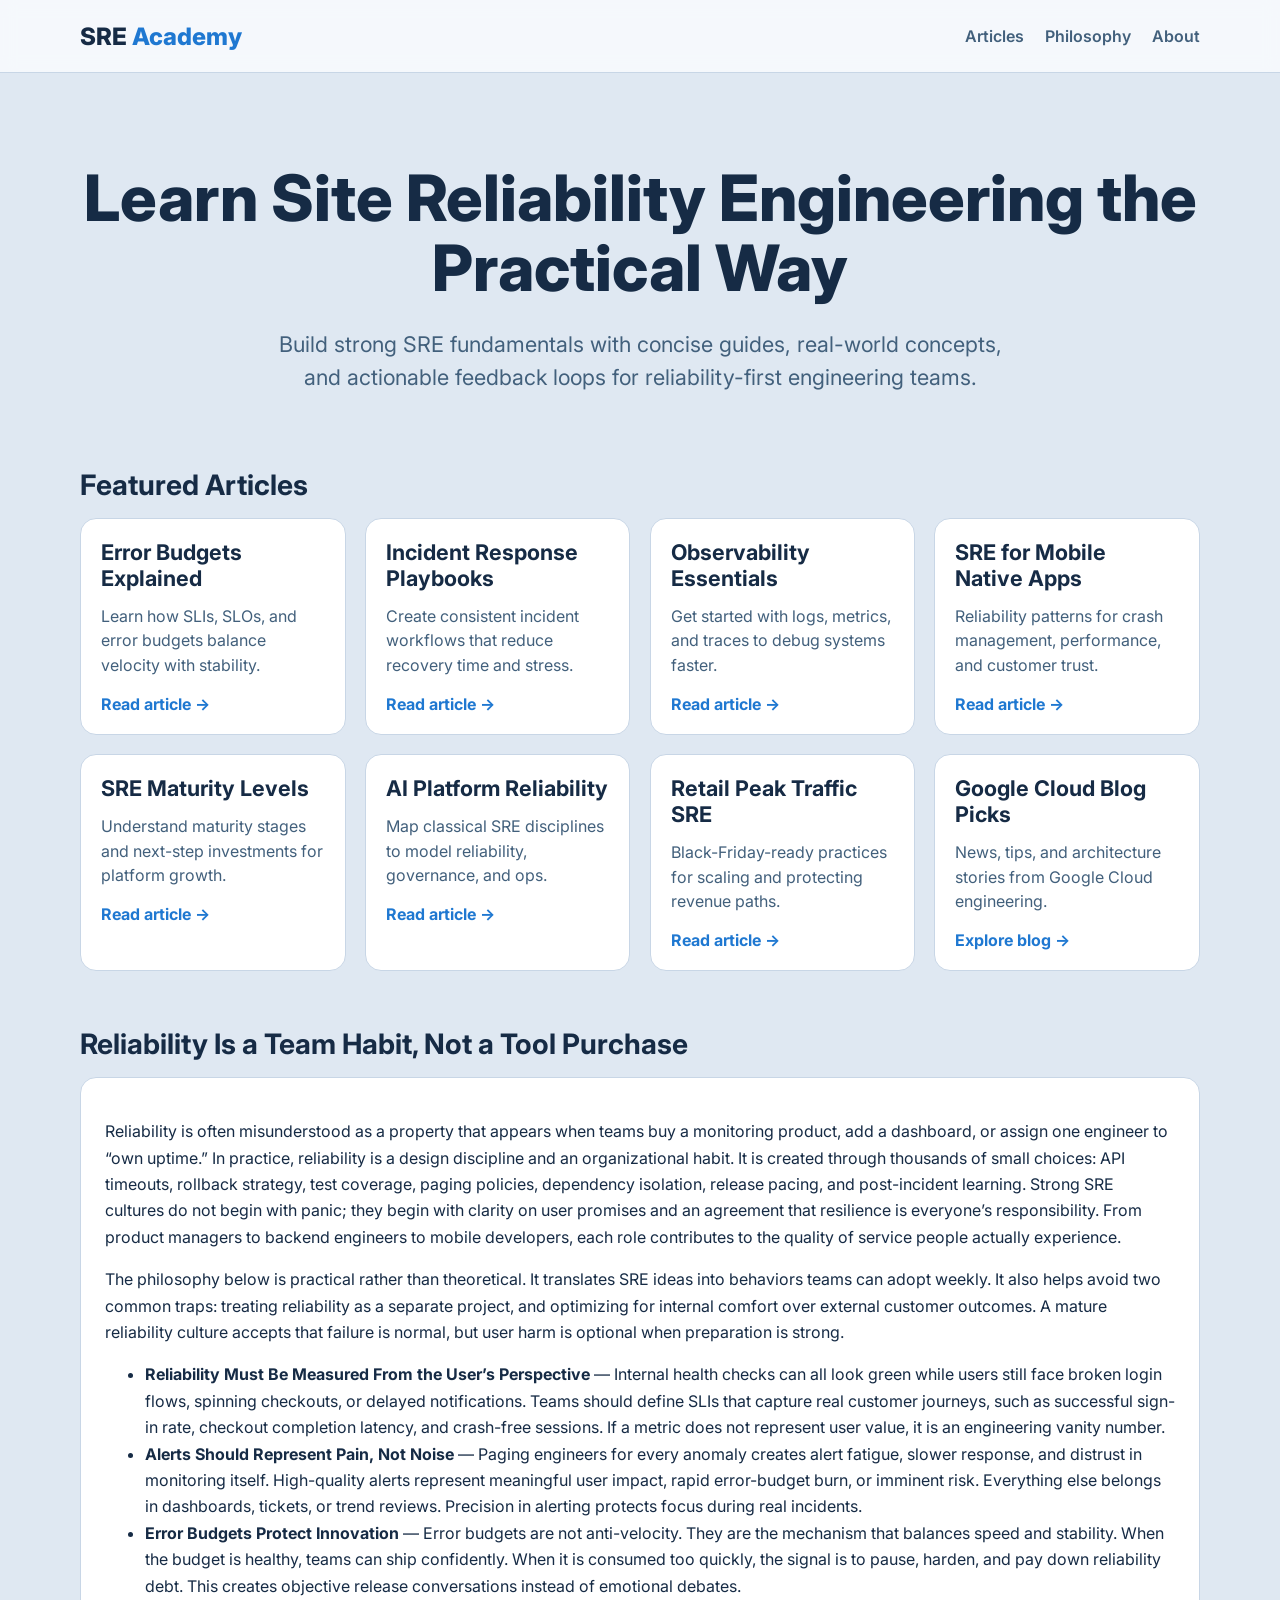
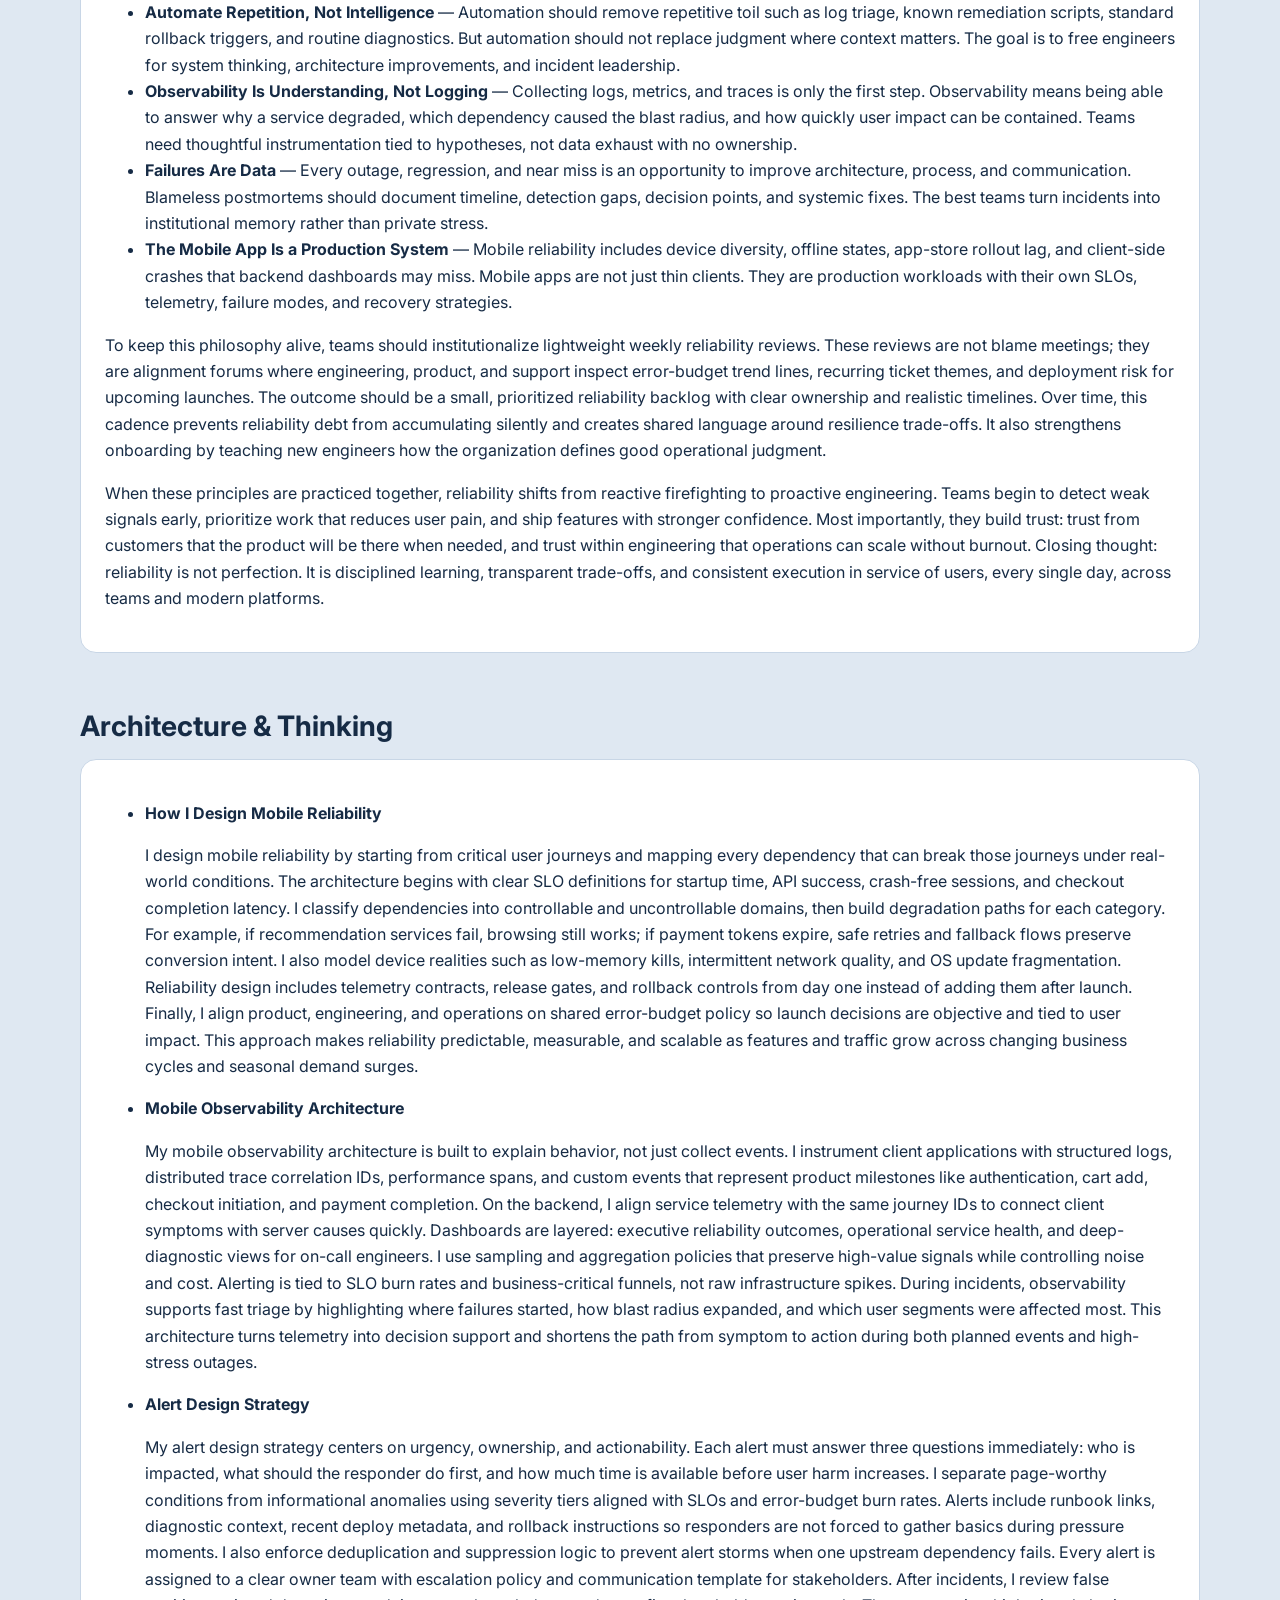
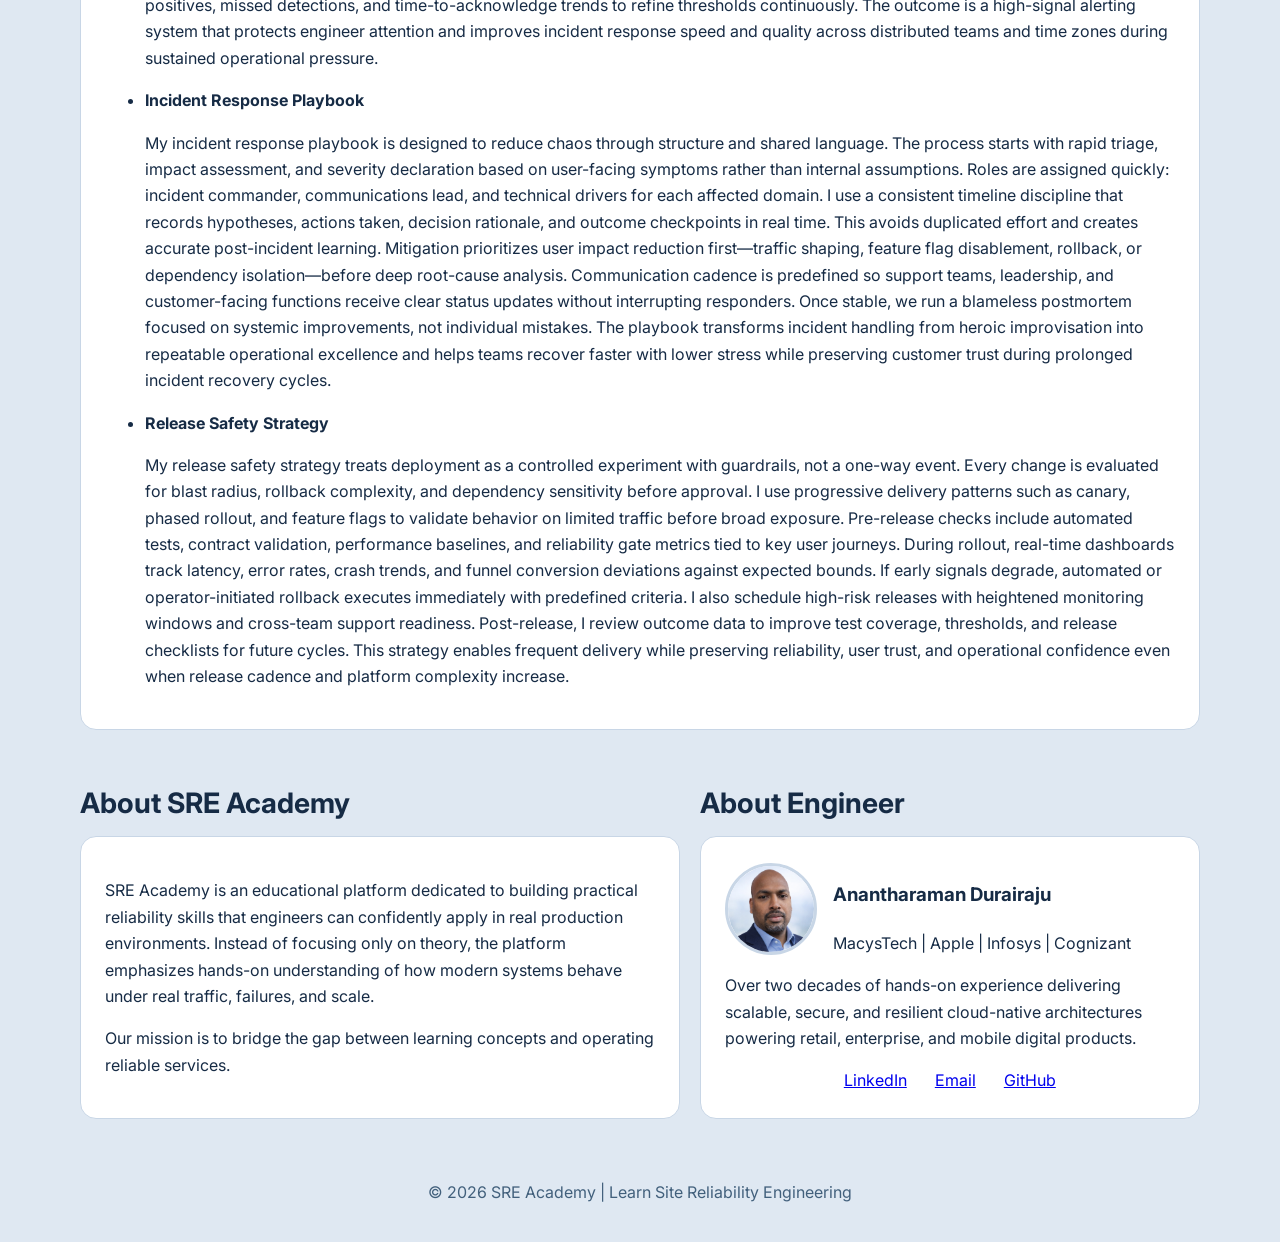
<file: index.html>
<!DOCTYPE html>
<html lang="en">
  <head>
    <meta charset="UTF-8" />
    <meta name="viewport" content="width=device-width, initial-scale=1.0" />
    <title>SRE Academy | Learn Site Reliability Engineering</title>
    <link rel="preconnect" href="https://fonts.googleapis.com" />
    <link rel="preconnect" href="https://fonts.gstatic.com" crossorigin />
    <link
      href="https://fonts.googleapis.com/css2?family=Inter:wght@400;500;600;700;800&display=swap"
      rel="stylesheet"
    />
    <style>
      :root {
        --bg: #dfe8f2;
        --surface: #f6f9fc;
        --surface-strong: #ffffff;
        --border: #c8d6e6;
        --text: #162b45;
        --muted: #42607c;
        --accent: #1f78d1;
      }

      * {
        box-sizing: border-box;
      }

      html {
        scroll-behavior: smooth;
      }

      body {
        margin: 0;
        font-family: "Inter", sans-serif;
        color: var(--text);
        background: var(--bg);
      }

      .container {
        width: min(1120px, 92vw);
        margin: 0 auto;
      }

      .navbar {
        position: sticky;
        top: 0;
        z-index: 1000;
        background: rgba(246, 249, 252, 0.96);
        border-bottom: 1px solid var(--border);
        backdrop-filter: blur(8px);
      }

      .nav-content {
        min-height: 72px;
        display: flex;
        align-items: center;
        justify-content: space-between;
      }

      .brand {
        font-size: 1.5rem;
        font-weight: 800;
        text-decoration: none;
        color: var(--text);
      }

      .brand span {
        color: var(--accent);
      }

      .nav-toggle {
        display: none;
        font-size: 1.5rem;
        border: none;
        background: transparent;
        color: var(--text);
      }

      .nav-links {
        display: flex;
        gap: 1.3rem;
        list-style: none;
        margin: 0;
        padding: 0;
      }

      .nav-links a {
        text-decoration: none;
        color: var(--muted);
        font-weight: 600;
      }

      .nav-links a:hover {
        color: var(--text);
      }

      .hero {
        padding: 90px 0 45px;
        text-align: center;
      }

      h1 {
        margin: 0;
        font-size: clamp(2rem, 5vw, 4rem);
        font-weight: 800;
        line-height: 1.1;
      }

      .hero p {
        max-width: 760px;
        margin: 1.5rem auto 0;
        font-size: 1.35rem;
        color: var(--muted);
        line-height: 1.55;
      }

      section {
        padding: 28px 0;
      }

      h2 {
        font-size: clamp(1.55rem, 2.2vw, 2.1rem);
        margin: 0 0 1rem;
      }

      .card-grid {
        display: grid;
        grid-template-columns: repeat(auto-fit, minmax(220px, 1fr));
        gap: 1.2rem;
      }

      .card {
        background: var(--surface-strong);
        border: 1px solid var(--border);
        border-radius: 16px;
        padding: 1.25rem;
      }

      .card h3 {
        margin: 0;
        font-size: 1.35rem;
      }

      .card p {
        margin: 0.8rem 0 0;
        color: var(--muted);
        line-height: 1.55;
      }

      .card a {
        display: inline-block;
        margin-top: 1rem;
        color: var(--accent);
        text-decoration: none;
        font-weight: 700;
      }

      .panel {
        background: var(--surface-strong);
        border: 1px solid var(--border);
        border-radius: 16px;
        padding: 1.5rem;
        line-height: 1.65;
      }

      .two-col {
        display: grid;
        grid-template-columns: 1.2fr 1fr;
        gap: 1.2rem;
      }

      .profile {
        display: flex;
        gap: 1rem;
        align-items: center;
      }

      .profile img {
        width: 92px;
        height: 92px;
        border-radius: 999px;
        object-fit: cover;
        border: 3px solid var(--border);
      }

      .chip-grid {
        margin-top: 1rem;
        display: grid;
        grid-template-columns: repeat(2, minmax(120px, 1fr));
        gap: 0.6rem;
      }

      .chip {
        text-decoration: none;
        color: var(--text);
        background: var(--surface);
        border: 1px solid var(--border);
        border-radius: 12px;
        padding: 0.7rem;
        text-align: center;
        font-weight: 600;
      }

      footer {
        padding: 2.2rem 0 2.5rem;
        text-align: center;
        color: var(--muted);
      }

      @media (max-width: 860px) {
        .two-col {
          grid-template-columns: 1fr;
        }

        .hero p {
          font-size: 1.08rem;
        }

        .nav-toggle {
          display: block;
        }

        .nav-links {
          position: absolute;
          top: 72px;
          left: 0;
          right: 0;
          background: var(--surface-strong);
          border-bottom: 1px solid var(--border);
          display: none;
          flex-direction: column;
          padding: 1rem 4vw 1.2rem;
        }

        .nav-links.open {
          display: flex;
        }
      }
    </style>
  </head>
  <body>
    <header class="navbar">
      <div class="container nav-content">
        <a class="brand" href="#home">SRE <span>Academy</span></a>
        <button class="nav-toggle" id="navToggle" aria-label="Toggle navigation">☰</button>
        <ul class="nav-links" id="navLinks">
          <li><a href="#articles">Articles</a></li>
          <li><a href="#philosophy">Philosophy</a></li>
          <li><a href="#about">About</a></li>
        </ul>
      </div>
    </header>

    <main id="home" class="container">
      <section class="hero">
        <h1>Learn Site Reliability Engineering the Practical Way</h1>
        <p>
          Build strong SRE fundamentals with concise guides, real-world concepts, and actionable feedback loops for reliability-first engineering teams.
        </p>
      </section>

      <section id="articles">
        <h2>Featured Articles</h2>
        <div class="card-grid">
          <article class="card">
            <h3>Error Budgets Explained</h3>
            <p>Learn how SLIs, SLOs, and error budgets balance velocity with stability.</p>
            <a href="sre-error-budgets.html">Read article →</a>
          </article>
          <article class="card">
            <h3>Incident Response Playbooks</h3>
            <p>Create consistent incident workflows that reduce recovery time and stress.</p>
            <a href="sre-predictive-detection.html">Read article →</a>
          </article>
          <article class="card">
            <h3>Observability Essentials</h3>
            <p>Get started with logs, metrics, and traces to debug systems faster.</p>
            <a href="sre-self-healing-systems.html">Read article →</a>
          </article>
          <article class="card">
            <h3>SRE for Mobile Native Apps</h3>
            <p>Reliability patterns for crash management, performance, and customer trust.</p>
            <a href="mobile-sre-native-app.html">Read article →</a>
          </article>
          <article class="card">
            <h3>SRE Maturity Levels</h3>
            <p>Understand maturity stages and next-step investments for platform growth.</p>
            <a href="sre-maturity-levels.html">Read article →</a>
          </article>
          <article class="card">
            <h3>AI Platform Reliability</h3>
            <p>Map classical SRE disciplines to model reliability, governance, and ops.</p>
            <a href="sre-artificial-intelligence.html">Read article →</a>
          </article>
          <article class="card">
            <h3>Retail Peak Traffic SRE</h3>
            <p>Black-Friday-ready practices for scaling and protecting revenue paths.</p>
            <a href="sre-us-online-retail-holiday-traffic.html">Read article →</a>
          </article>
          <article class="card">
            <h3>Google Cloud Blog Picks</h3>
            <p>News, tips, and architecture stories from Google Cloud engineering.</p>
            <a href="https://cloud.google.com/blog" target="_blank" rel="noopener noreferrer">Explore blog →</a>
          </article>
        </div>
      </section>

      <section id="philosophy">
          <h2>Reliability Is a Team Habit, Not a Tool Purchase</h2>
          <div class="panel">
			<p>Reliability is often misunderstood as a property that appears when teams buy a monitoring product, add a dashboard, or assign one engineer to “own uptime.” In practice, reliability is a design discipline and an organizational habit. It is created through thousands of small choices: API timeouts, rollback strategy, test coverage, paging policies, dependency isolation, release pacing, and post-incident learning. Strong SRE cultures do not begin with panic; they begin with clarity on user promises and an agreement that resilience is everyone’s responsibility. From product managers to backend engineers to mobile developers, each role contributes to the quality of service people actually experience.</p>
            <p>The philosophy below is practical rather than theoretical. It translates SRE ideas into behaviors teams can adopt weekly. It also helps avoid two common traps: treating reliability as a separate project, and optimizing for internal comfort over external customer outcomes. A mature reliability culture accepts that failure is normal, but user harm is optional when preparation is strong.</p>
            <ul>
              <li><b>Reliability Must Be Measured From the User’s Perspective</b> — Internal health checks can all look green while users still face broken login flows, spinning checkouts, or delayed notifications. Teams should define SLIs that capture real customer journeys, such as successful sign-in rate, checkout completion latency, and crash-free sessions. If a metric does not represent user value, it is an engineering vanity number.</li>
              <li><b>Alerts Should Represent Pain, Not Noise</b> — Paging engineers for every anomaly creates alert fatigue, slower response, and distrust in monitoring itself. High-quality alerts represent meaningful user impact, rapid error-budget burn, or imminent risk. Everything else belongs in dashboards, tickets, or trend reviews. Precision in alerting protects focus during real incidents.</li>
              <li><b>Error Budgets Protect Innovation</b> — Error budgets are not anti-velocity. They are the mechanism that balances speed and stability. When the budget is healthy, teams can ship confidently. When it is consumed too quickly, the signal is to pause, harden, and pay down reliability debt. This creates objective release conversations instead of emotional debates.</li>
              <li><b>Automate Repetition, Not Intelligence</b> — Automation should remove repetitive toil such as log triage, known remediation scripts, standard rollback triggers, and routine diagnostics. But automation should not replace judgment where context matters. The goal is to free engineers for system thinking, architecture improvements, and incident leadership.</li>
              <li><b>Observability Is Understanding, Not Logging</b> — Collecting logs, metrics, and traces is only the first step. Observability means being able to answer why a service degraded, which dependency caused the blast radius, and how quickly user impact can be contained. Teams need thoughtful instrumentation tied to hypotheses, not data exhaust with no ownership.</li>
              <li><b>Failures Are Data</b> — Every outage, regression, and near miss is an opportunity to improve architecture, process, and communication. Blameless postmortems should document timeline, detection gaps, decision points, and systemic fixes. The best teams turn incidents into institutional memory rather than private stress.</li>
              <li><b>The Mobile App Is a Production System</b> — Mobile reliability includes device diversity, offline states, app-store rollout lag, and client-side crashes that backend dashboards may miss. Mobile apps are not just thin clients. They are production workloads with their own SLOs, telemetry, failure modes, and recovery strategies.</li>
            </ul>
            <p>To keep this philosophy alive, teams should institutionalize lightweight weekly reliability reviews. These reviews are not blame meetings; they are alignment forums where engineering, product, and support inspect error-budget trend lines, recurring ticket themes, and deployment risk for upcoming launches. The outcome should be a small, prioritized reliability backlog with clear ownership and realistic timelines. Over time, this cadence prevents reliability debt from accumulating silently and creates shared language around resilience trade-offs. It also strengthens onboarding by teaching new engineers how the organization defines good operational judgment.</p>
            <p>When these principles are practiced together, reliability shifts from reactive firefighting to proactive engineering. Teams begin to detect weak signals early, prioritize work that reduces user pain, and ship features with stronger confidence. Most importantly, they build trust: trust from customers that the product will be there when needed, and trust within engineering that operations can scale without burnout. Closing thought: reliability is not perfection. It is disciplined learning, transparent trade-offs, and consistent execution in service of users, every single day, across teams and modern platforms.</p>
          </div>
      </section>
      
	<section id="architecture">
          <h2>Architecture & Thinking</h2>
          <div class="panel">
          <div>
            <ul>
              <li><b>How I Design Mobile Reliability</b><p>I design mobile reliability by starting from critical user journeys and mapping every dependency that can break those journeys under real-world conditions. The architecture begins with clear SLO definitions for startup time, API success, crash-free sessions, and checkout completion latency. I classify dependencies into controllable and uncontrollable domains, then build degradation paths for each category. For example, if recommendation services fail, browsing still works; if payment tokens expire, safe retries and fallback flows preserve conversion intent. I also model device realities such as low-memory kills, intermittent network quality, and OS update fragmentation. Reliability design includes telemetry contracts, release gates, and rollback controls from day one instead of adding them after launch. Finally, I align product, engineering, and operations on shared error-budget policy so launch decisions are objective and tied to user impact. This approach makes reliability predictable, measurable, and scalable as features and traffic grow across changing business cycles and seasonal demand surges.</p></li>
              <li><b>Mobile Observability Architecture</b><p>My mobile observability architecture is built to explain behavior, not just collect events. I instrument client applications with structured logs, distributed trace correlation IDs, performance spans, and custom events that represent product milestones like authentication, cart add, checkout initiation, and payment completion. On the backend, I align service telemetry with the same journey IDs to connect client symptoms with server causes quickly. Dashboards are layered: executive reliability outcomes, operational service health, and deep-diagnostic views for on-call engineers. I use sampling and aggregation policies that preserve high-value signals while controlling noise and cost. Alerting is tied to SLO burn rates and business-critical funnels, not raw infrastructure spikes. During incidents, observability supports fast triage by highlighting where failures started, how blast radius expanded, and which user segments were affected most. This architecture turns telemetry into decision support and shortens the path from symptom to action during both planned events and high-stress outages.</p></li>
              <li><b>Alert Design Strategy</b><p>My alert design strategy centers on urgency, ownership, and actionability. Each alert must answer three questions immediately: who is impacted, what should the responder do first, and how much time is available before user harm increases. I separate page-worthy conditions from informational anomalies using severity tiers aligned with SLOs and error-budget burn rates. Alerts include runbook links, diagnostic context, recent deploy metadata, and rollback instructions so responders are not forced to gather basics during pressure moments. I also enforce deduplication and suppression logic to prevent alert storms when one upstream dependency fails. Every alert is assigned to a clear owner team with escalation policy and communication template for stakeholders. After incidents, I review false positives, missed detections, and time-to-acknowledge trends to refine thresholds continuously. The outcome is a high-signal alerting system that protects engineer attention and improves incident response speed and quality across distributed teams and time zones during sustained operational pressure.</p></li>
              <li><b>Incident Response Playbook</b><p>My incident response playbook is designed to reduce chaos through structure and shared language. The process starts with rapid triage, impact assessment, and severity declaration based on user-facing symptoms rather than internal assumptions. Roles are assigned quickly: incident commander, communications lead, and technical drivers for each affected domain. I use a consistent timeline discipline that records hypotheses, actions taken, decision rationale, and outcome checkpoints in real time. This avoids duplicated effort and creates accurate post-incident learning. Mitigation prioritizes user impact reduction first—traffic shaping, feature flag disablement, rollback, or dependency isolation—before deep root-cause analysis. Communication cadence is predefined so support teams, leadership, and customer-facing functions receive clear status updates without interrupting responders. Once stable, we run a blameless postmortem focused on systemic improvements, not individual mistakes. The playbook transforms incident handling from heroic improvisation into repeatable operational excellence and helps teams recover faster with lower stress while preserving customer trust during prolonged incident recovery cycles.</p></li>
              <li><b>Release Safety Strategy</b><p>My release safety strategy treats deployment as a controlled experiment with guardrails, not a one-way event. Every change is evaluated for blast radius, rollback complexity, and dependency sensitivity before approval. I use progressive delivery patterns such as canary, phased rollout, and feature flags to validate behavior on limited traffic before broad exposure. Pre-release checks include automated tests, contract validation, performance baselines, and reliability gate metrics tied to key user journeys. During rollout, real-time dashboards track latency, error rates, crash trends, and funnel conversion deviations against expected bounds. If early signals degrade, automated or operator-initiated rollback executes immediately with predefined criteria. I also schedule high-risk releases with heightened monitoring windows and cross-team support readiness. Post-release, I review outcome data to improve test coverage, thresholds, and release checklists for future cycles. This strategy enables frequent delivery while preserving reliability, user trust, and operational confidence even when release cadence and platform complexity increase.</p></li>
            </ul>
          </div>
          </div>
        </section>
      
      <section id="about" class="two-col">
        <div>
          <h2>About SRE Academy</h2>
          <div class="panel">
            <p>
              SRE Academy is an educational platform dedicated to building practical reliability skills that engineers can confidently apply in real production environments. Instead of focusing only on theory, the platform emphasizes hands-on understanding of how modern systems behave under real traffic, failures, and scale. 
            </p>
            <p>
            Our mission is to bridge the gap between learning concepts and operating reliable services.
            </p>
          </div>
        </div>
        <div id="feedback">
          <h2>About Engineer</h2>
          <div class="panel">
            <div class="profile">
              <img src="assets/images/profile.jpg" alt="Anantharaman Durairaju" />
              <div>
                <h3>Anantharaman Durairaju</h3>
                MacysTech | Apple | Infosys | Cognizant
              </div>
            </div>
            <p>Over two decades of hands-on experience delivering scalable, secure, and resilient cloud-native architectures powering retail, enterprise, and mobile digital products.</p>
            <div style="display:flex; justify-content:center; gap:28px;">
              <a href="https://www.linkedin.com/in/anantharaman-durairaju-87467045/" target="_blank" rel="noopener noreferrer">LinkedIn</a>
              <a href="mailto:ananthusworld@gmail.com">Email</a>
              <a href="https://github.com/ananthusworld" target="_blank" rel="noopener noreferrer">GitHub</a>
            </div>
          </div>
        </div>
      </section>
    </main>

    <footer>© 2026 SRE Academy | Learn Site Reliability Engineering</footer>

    <script>
      const navToggle = document.getElementById("navToggle");
      const navLinks = document.getElementById("navLinks");

      navToggle.addEventListener("click", () => {
        navLinks.classList.toggle("open");
      });

      navLinks.querySelectorAll("a").forEach((link) => {
        link.addEventListener("click", () => navLinks.classList.remove("open"));
      });
    </script>
  </body>
</html>
</file>
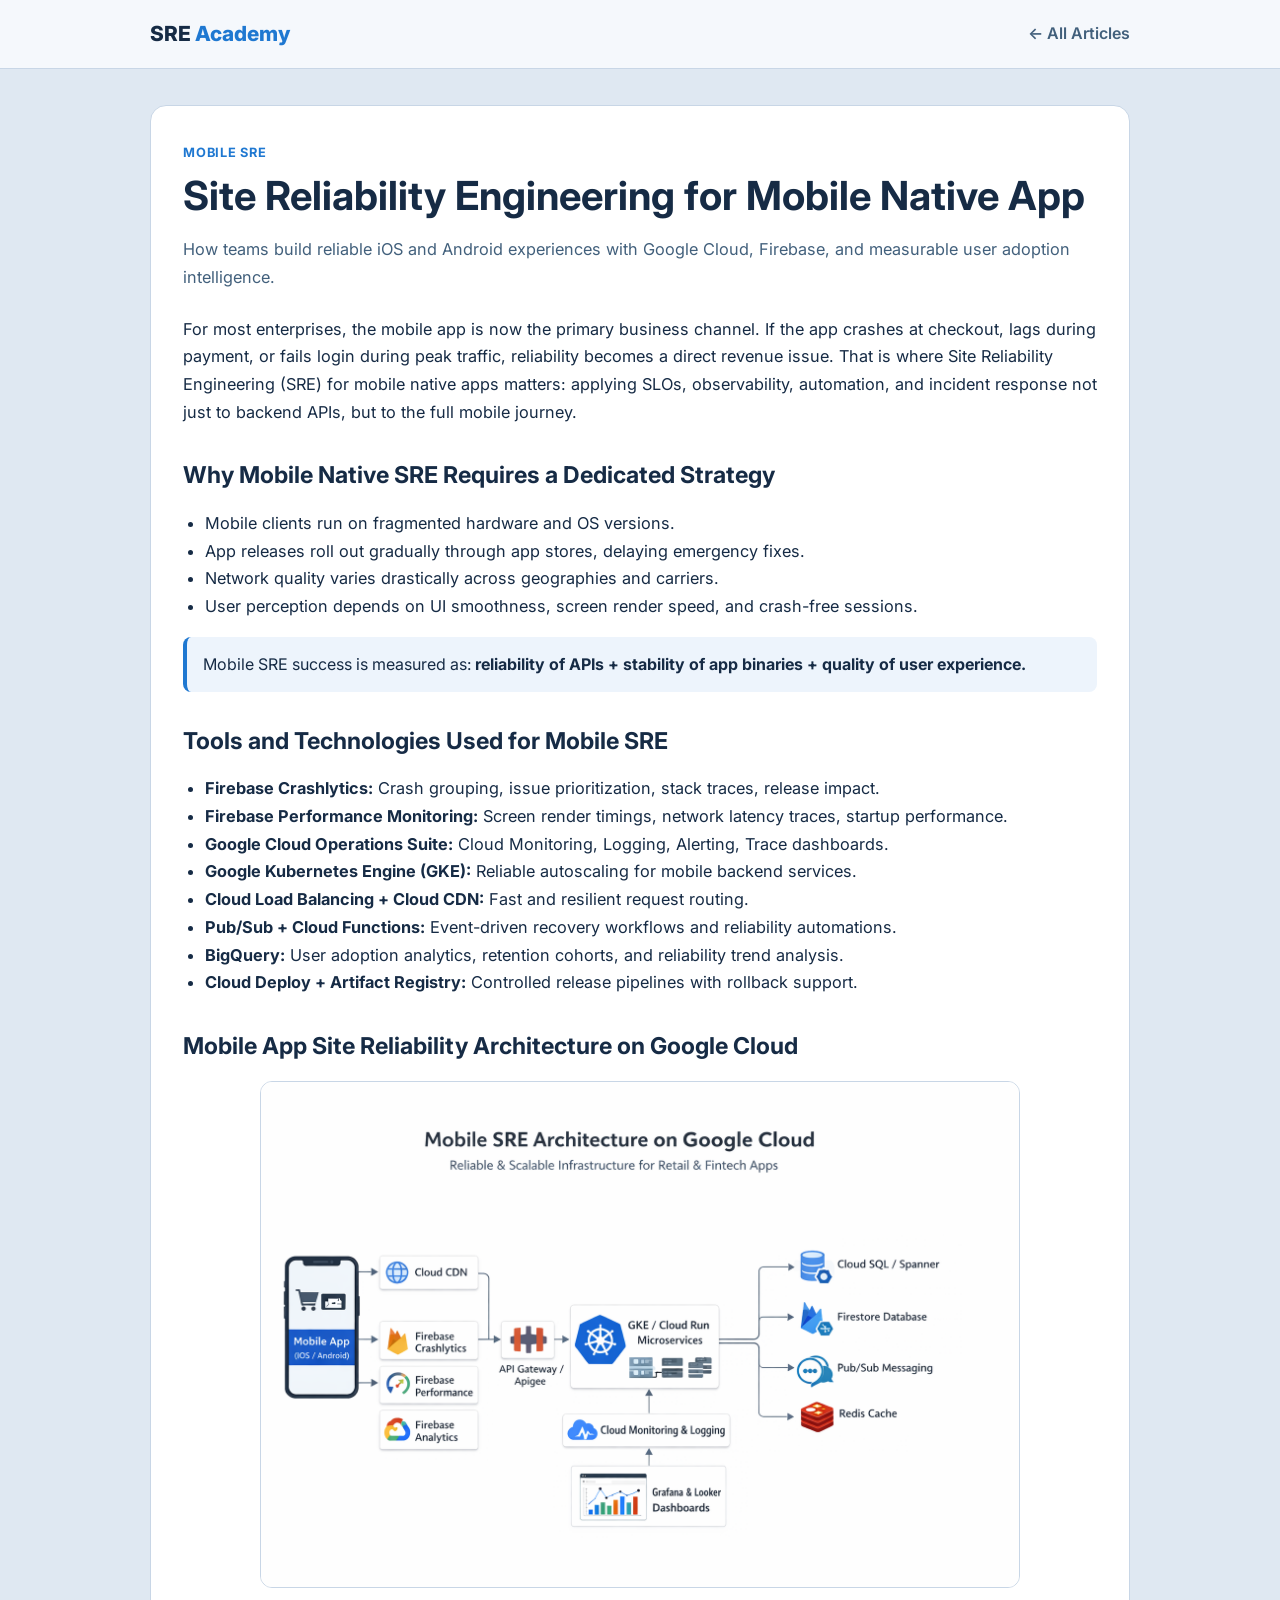
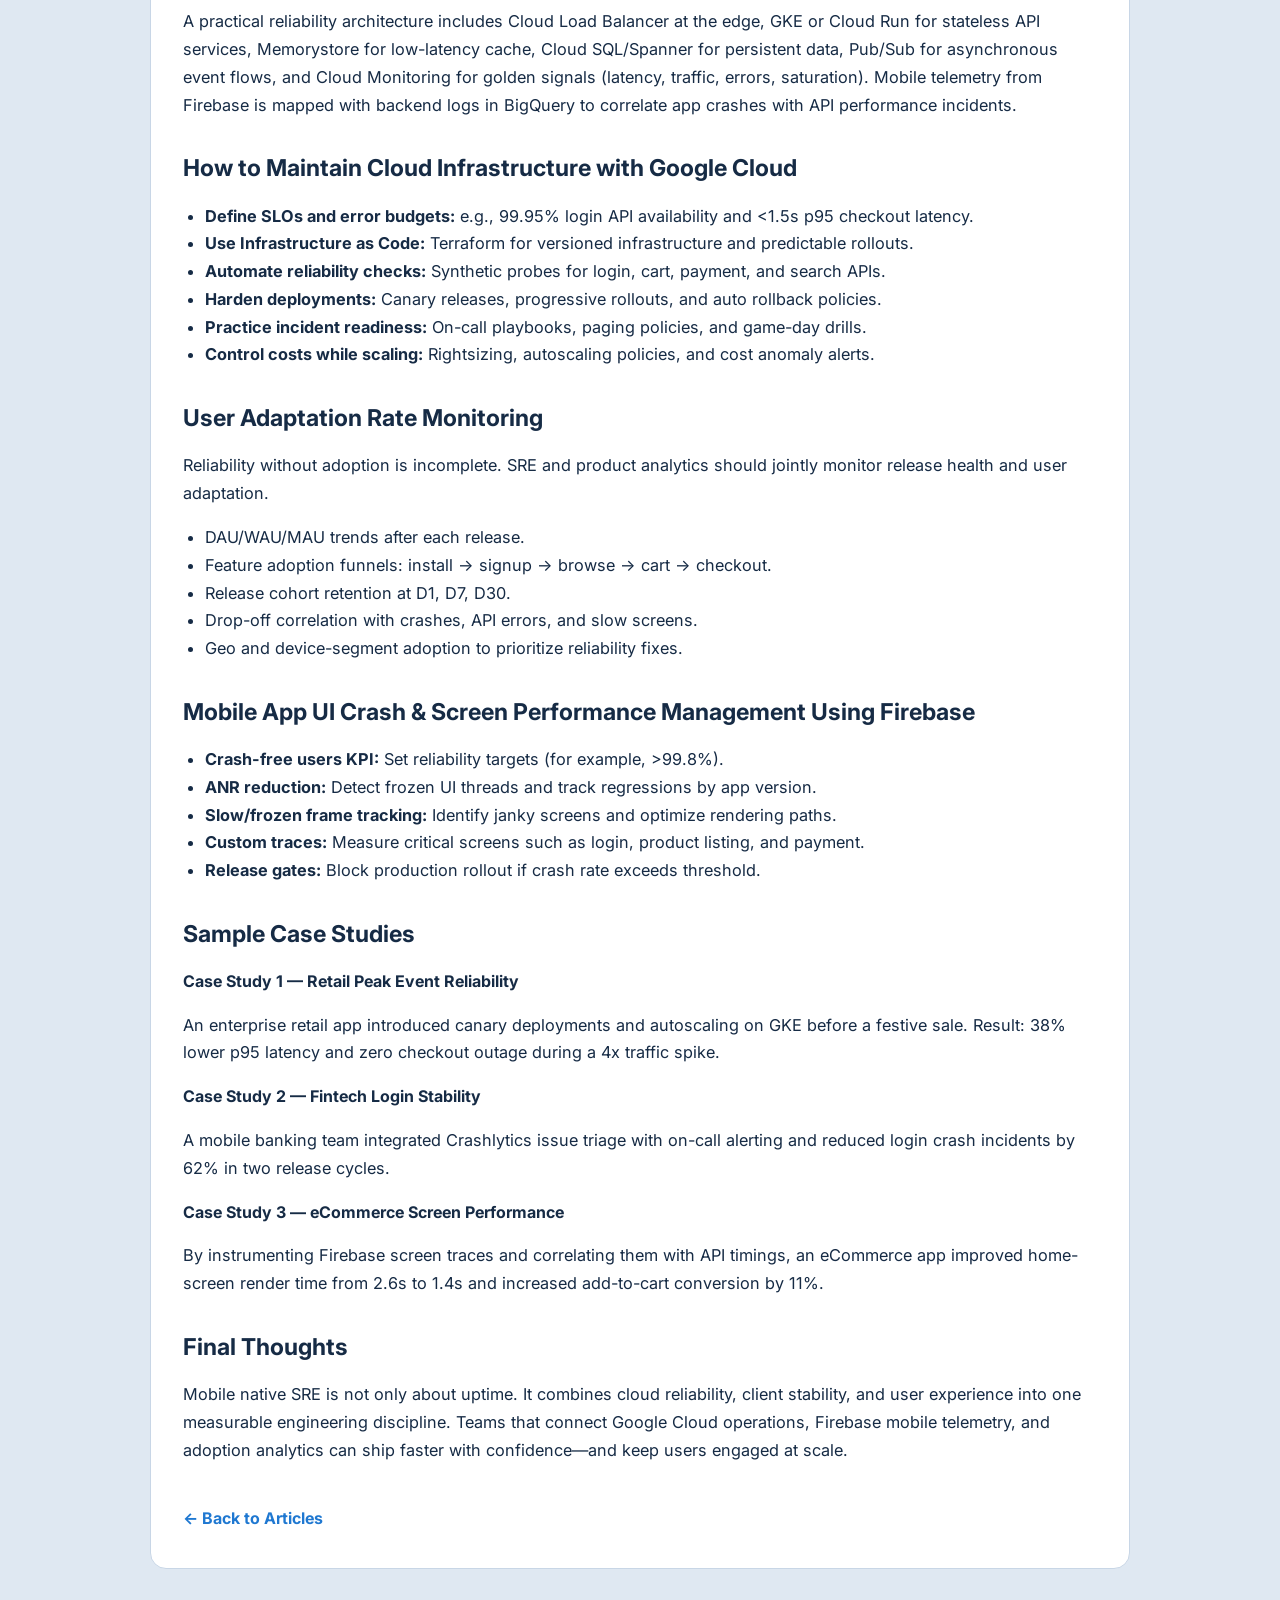
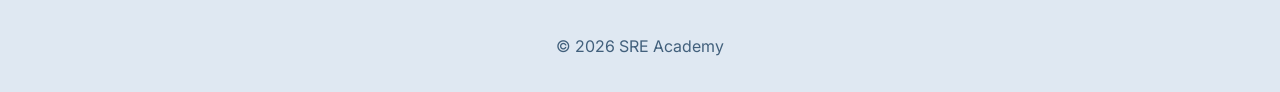
<file: mobile-sre-native-app.html>
<!DOCTYPE html>
<html lang="en">
  <head>
    <meta charset="UTF-8" />
    <meta name="viewport" content="width=device-width, initial-scale=1.0" />
    <title>Site Reliability Engineering for Mobile Native App</title>
    <link href="https://fonts.googleapis.com/css2?family=Inter:wght@400;500;600;700;800&display=swap" rel="stylesheet" />
    <link rel="stylesheet" href="assets/css/article.css" />
  </head>
  <body>
    <header class="site-header">
      <nav class="site-nav">
        <a class="brand" href="index.html">SRE <span>Academy</span></a>
        <a class="home-link" href="index.html#articles">← All Articles</a>
      </nav>
    </header>
    <main class="container">
      <article class="article">
        <div class="kicker">Mobile SRE</div>
        <h1>Site Reliability Engineering for Mobile Native App</h1>
        <p class="subtitle">How teams build reliable iOS and Android experiences with Google Cloud, Firebase, and measurable user adoption intelligence.</p>

        <p>
          For most enterprises, the mobile app is now the primary business channel. If the app crashes at checkout,
          lags during payment, or fails login during peak traffic, reliability becomes a direct revenue issue.
          That is where Site Reliability Engineering (SRE) for mobile native apps matters: applying SLOs,
          observability, automation, and incident response not just to backend APIs, but to the full mobile journey.
        </p>

        <h2>Why Mobile Native SRE Requires a Dedicated Strategy</h2>
        <ul>
          <li>Mobile clients run on fragmented hardware and OS versions.</li>
          <li>App releases roll out gradually through app stores, delaying emergency fixes.</li>
          <li>Network quality varies drastically across geographies and carriers.</li>
          <li>User perception depends on UI smoothness, screen render speed, and crash-free sessions.</li>
        </ul>

        <div class="callout">
          Mobile SRE success is measured as: <b>reliability of APIs + stability of app binaries + quality of user experience.</b>
        </div>

        <h2>Tools and Technologies Used for Mobile SRE</h2>
        <ul>
          <li><b>Firebase Crashlytics:</b> Crash grouping, issue prioritization, stack traces, release impact.</li>
          <li><b>Firebase Performance Monitoring:</b> Screen render timings, network latency traces, startup performance.</li>
          <li><b>Google Cloud Operations Suite:</b> Cloud Monitoring, Logging, Alerting, Trace dashboards.</li>
          <li><b>Google Kubernetes Engine (GKE):</b> Reliable autoscaling for mobile backend services.</li>
          <li><b>Cloud Load Balancing + Cloud CDN:</b> Fast and resilient request routing.</li>
          <li><b>Pub/Sub + Cloud Functions:</b> Event-driven recovery workflows and reliability automations.</li>
          <li><b>BigQuery:</b> User adoption analytics, retention cohorts, and reliability trend analysis.</li>
          <li><b>Cloud Deploy + Artifact Registry:</b> Controlled release pipelines with rollback support.</li>
        </ul>

        <h2>Mobile App Site Reliability Architecture on Google Cloud</h2>
        <figure class="architecture-figure">
          <img class="architecture-image" src="assets/images/mobile-sre-architecture.png" alt="Mobile SRE Architecture on Google Cloud showing mobile app, Firebase observability, API gateway, microservices, and backend data services" />
        </figure>
        <p>
          A practical reliability architecture includes Cloud Load Balancer at the edge, GKE or Cloud Run for stateless
          API services, Memorystore for low-latency cache, Cloud SQL/Spanner for persistent data, Pub/Sub for asynchronous
          event flows, and Cloud Monitoring for golden signals (latency, traffic, errors, saturation). Mobile telemetry from
          Firebase is mapped with backend logs in BigQuery to correlate app crashes with API performance incidents.
        </p>

        <h2>How to Maintain Cloud Infrastructure with Google Cloud</h2>
        <ul>
          <li><b>Define SLOs and error budgets:</b> e.g., 99.95% login API availability and &lt;1.5s p95 checkout latency.</li>
          <li><b>Use Infrastructure as Code:</b> Terraform for versioned infrastructure and predictable rollouts.</li>
          <li><b>Automate reliability checks:</b> Synthetic probes for login, cart, payment, and search APIs.</li>
          <li><b>Harden deployments:</b> Canary releases, progressive rollouts, and auto rollback policies.</li>
          <li><b>Practice incident readiness:</b> On-call playbooks, paging policies, and game-day drills.</li>
          <li><b>Control costs while scaling:</b> Rightsizing, autoscaling policies, and cost anomaly alerts.</li>
        </ul>

        <h2>User Adaptation Rate Monitoring</h2>
        <p>
          Reliability without adoption is incomplete. SRE and product analytics should jointly monitor release health and user adaptation.
        </p>
        <ul>
          <li>DAU/WAU/MAU trends after each release.</li>
          <li>Feature adoption funnels: install → signup → browse → cart → checkout.</li>
          <li>Release cohort retention at D1, D7, D30.</li>
          <li>Drop-off correlation with crashes, API errors, and slow screens.</li>
          <li>Geo and device-segment adoption to prioritize reliability fixes.</li>
        </ul>

        <h2>Mobile App UI Crash &amp; Screen Performance Management Using Firebase</h2>
        <ul>
          <li><b>Crash-free users KPI:</b> Set reliability targets (for example, &gt;99.8%).</li>
          <li><b>ANR reduction:</b> Detect frozen UI threads and track regressions by app version.</li>
          <li><b>Slow/frozen frame tracking:</b> Identify janky screens and optimize rendering paths.</li>
          <li><b>Custom traces:</b> Measure critical screens such as login, product listing, and payment.</li>
          <li><b>Release gates:</b> Block production rollout if crash rate exceeds threshold.</li>
        </ul>

        <h2>Sample Case Studies</h2>
        <div class="case-study">
          <b>Case Study 1 — Retail Peak Event Reliability</b>
          <p>An enterprise retail app introduced canary deployments and autoscaling on GKE before a festive sale. Result: 38% lower p95 latency and zero checkout outage during a 4x traffic spike.</p>
        </div>
        <div class="case-study">
          <b>Case Study 2 — Fintech Login Stability</b>
          <p>A mobile banking team integrated Crashlytics issue triage with on-call alerting and reduced login crash incidents by 62% in two release cycles.</p>
        </div>
        <div class="case-study">
          <b>Case Study 3 — eCommerce Screen Performance</b>
          <p>By instrumenting Firebase screen traces and correlating them with API timings, an eCommerce app improved home-screen render time from 2.6s to 1.4s and increased add-to-cart conversion by 11%.</p>
        </div>

        <h2>Final Thoughts</h2>
        <p>
          Mobile native SRE is not only about uptime. It combines cloud reliability, client stability,
          and user experience into one measurable engineering discipline. Teams that connect Google Cloud operations,
          Firebase mobile telemetry, and adoption analytics can ship faster with confidence—and keep users engaged at scale.
        </p>

        <a class="back-link" href="index.html#articles">← Back to Articles</a>
      </article>
    </main>
    <footer class="site-footer">© 2026 SRE Academy</footer>
  </body>
</html>
</file>
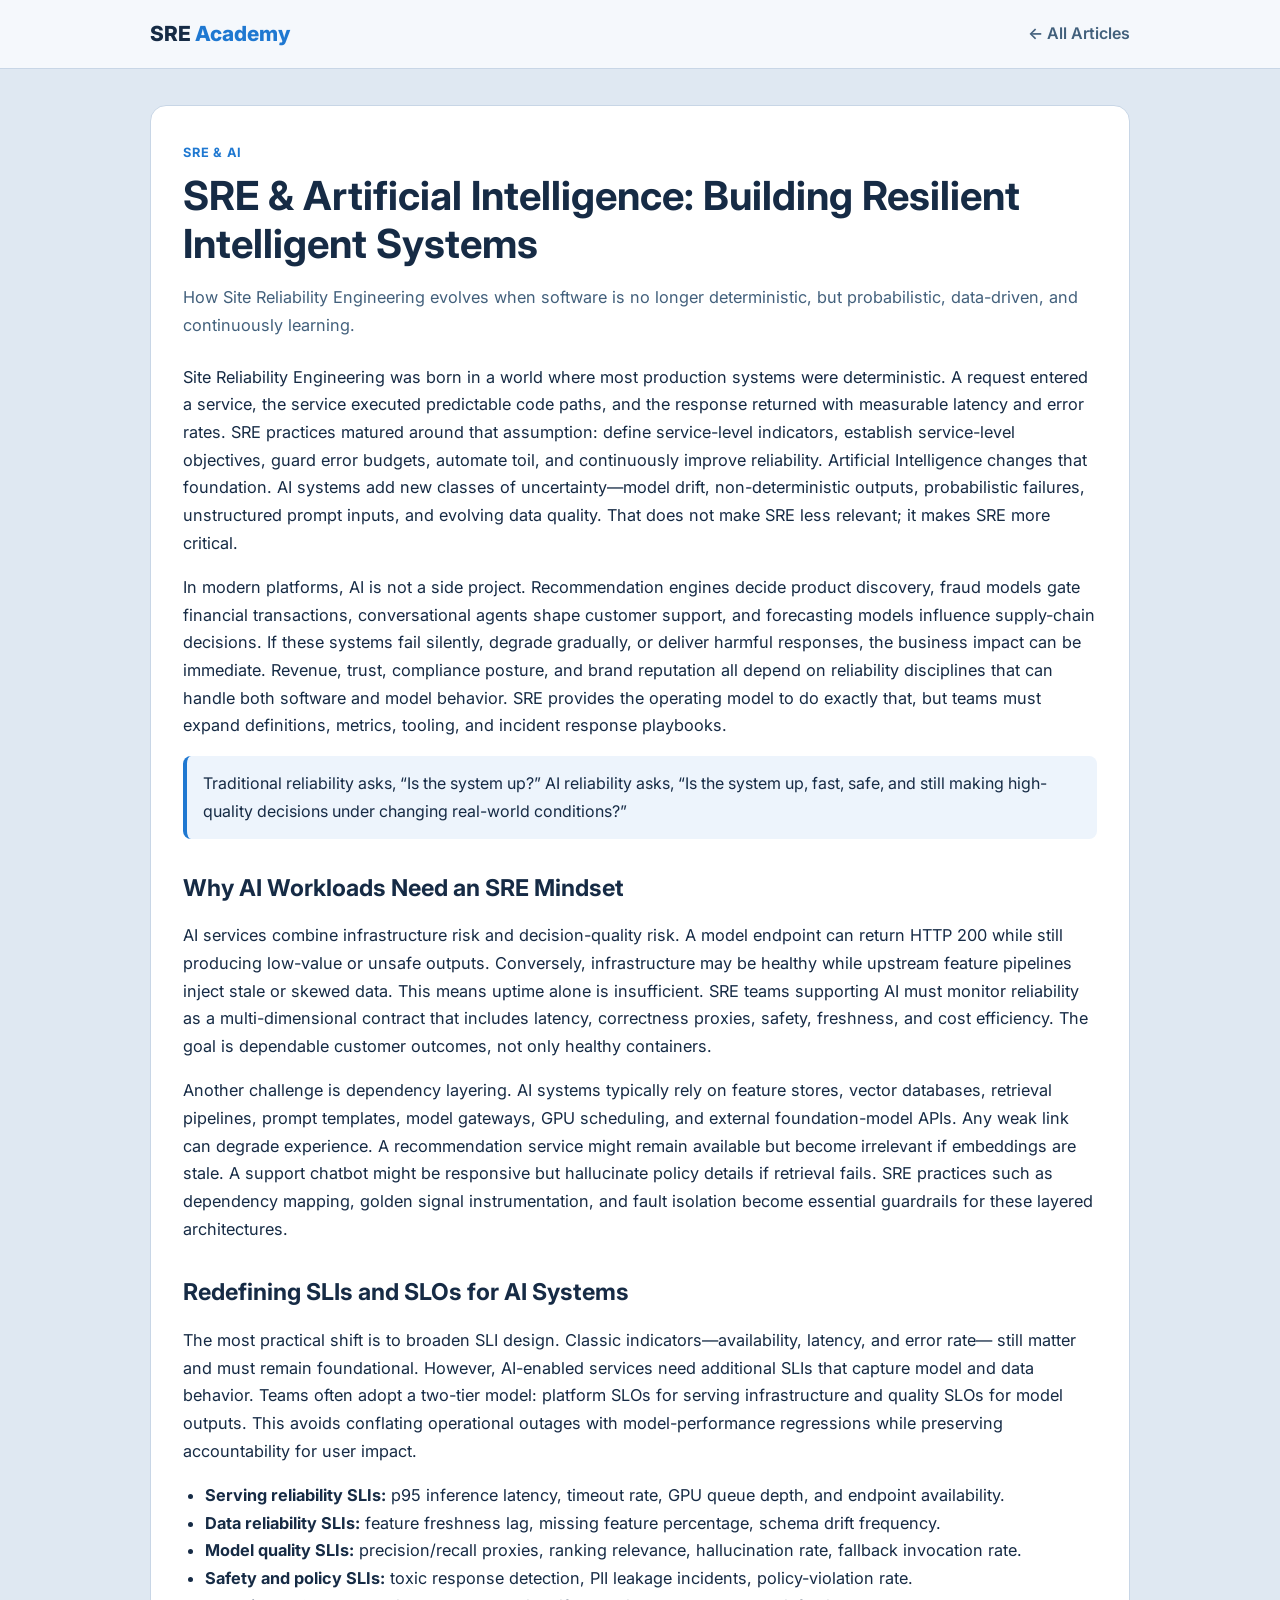
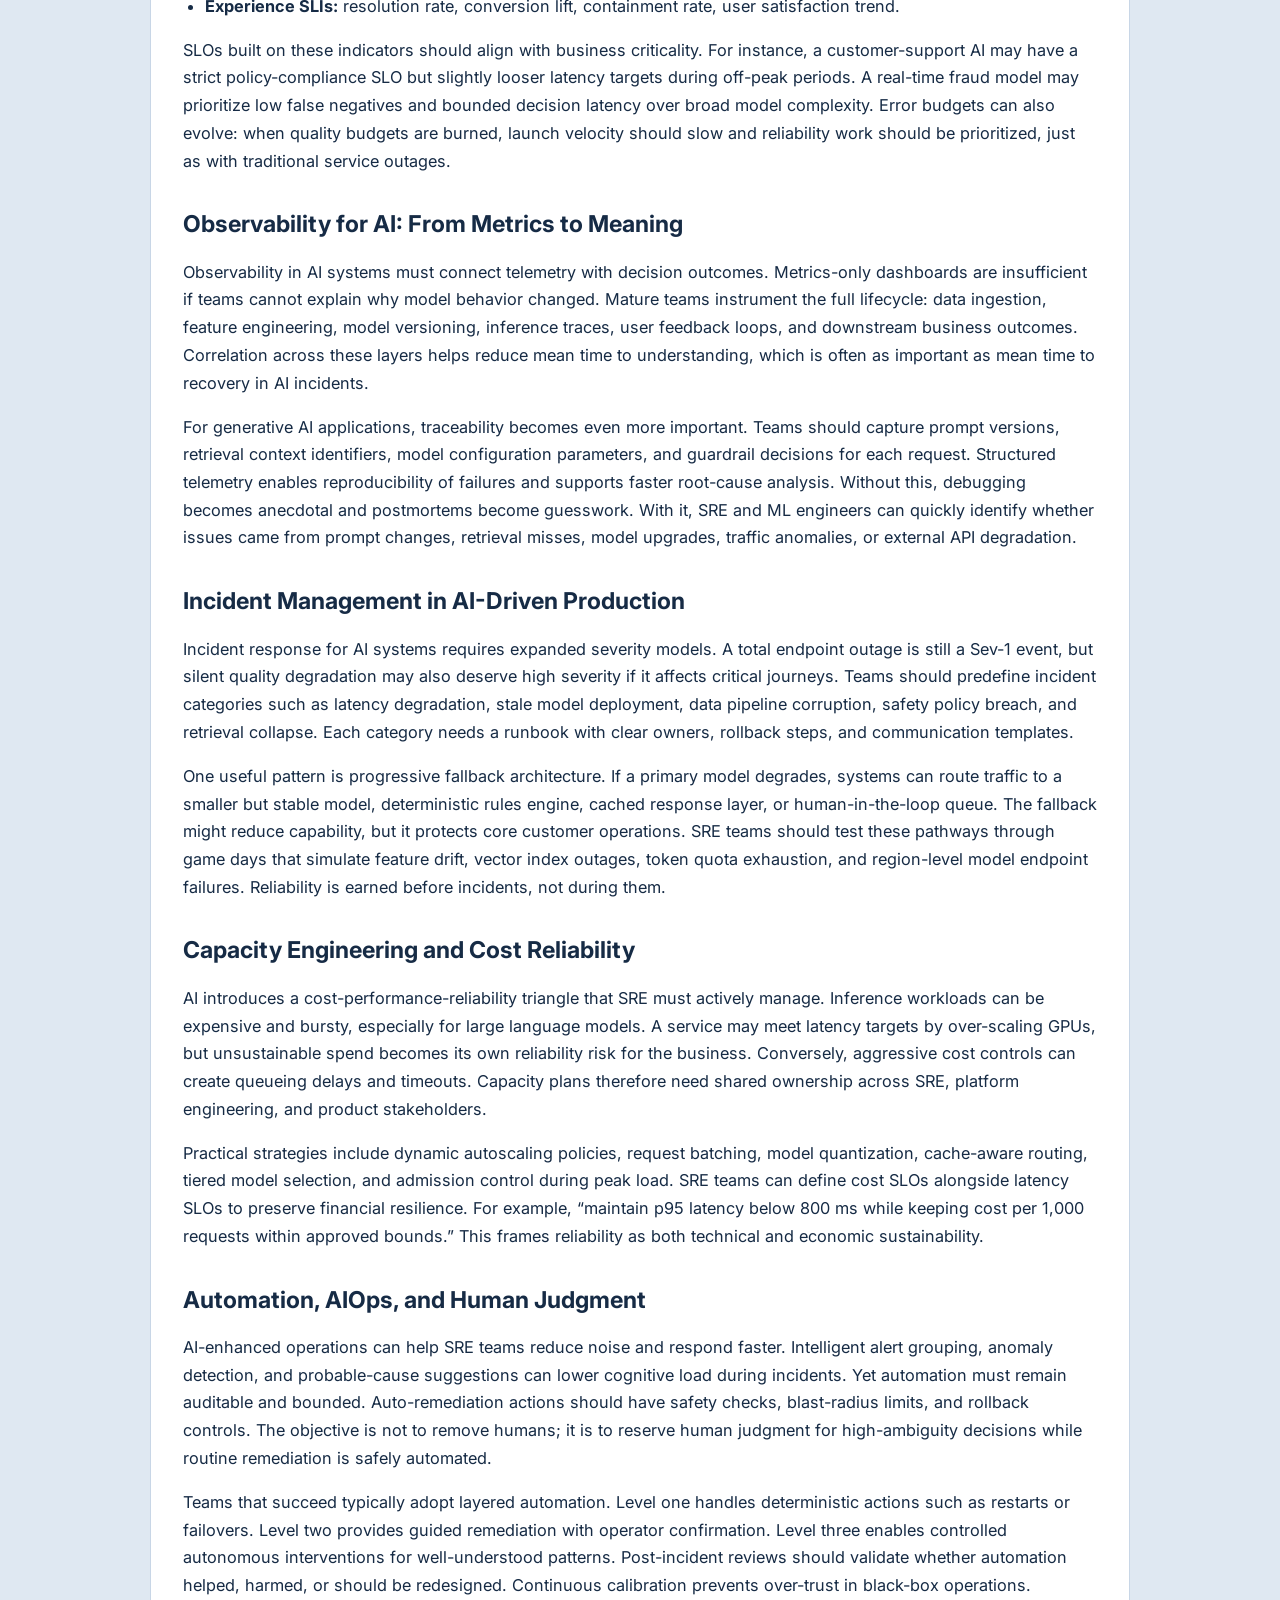
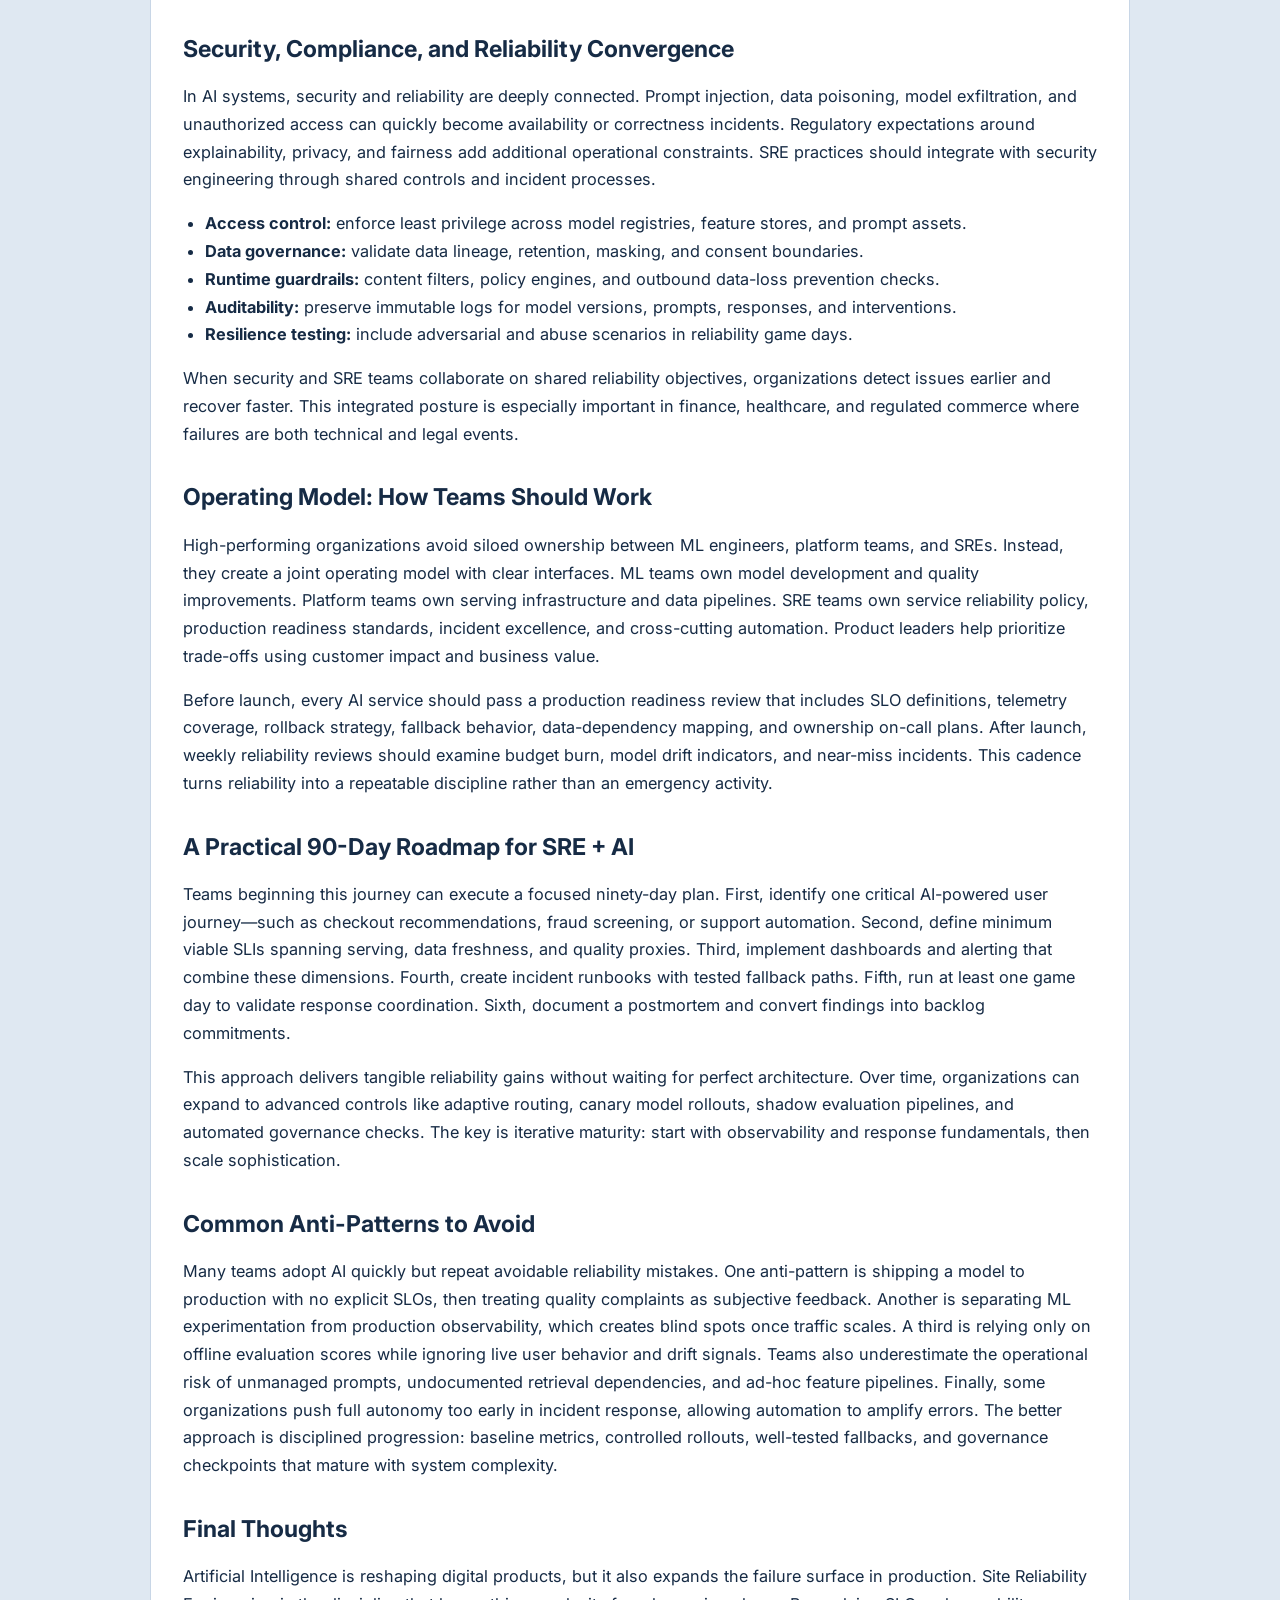
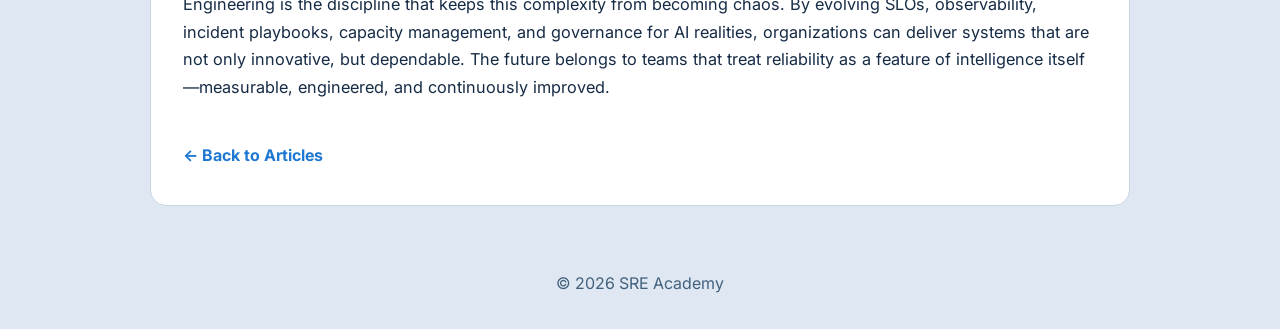
<file: sre-artificial-intelligence.html>
<!DOCTYPE html>
<html lang="en">
  <head>
    <meta charset="UTF-8" />
    <meta name="viewport" content="width=device-width, initial-scale=1.0" />
    <title>SRE &amp; Artificial Intelligence: Building Resilient Intelligent Systems</title>
    <link href="https://fonts.googleapis.com/css2?family=Inter:wght@400;500;600;700;800&display=swap" rel="stylesheet" />
    <link rel="stylesheet" href="assets/css/article.css" />
  </head>
  <body>
    <header class="site-header">
      <nav class="site-nav">
        <a class="brand" href="index.html">SRE <span>Academy</span></a>
        <a class="home-link" href="index.html#articles">← All Articles</a>
      </nav>
    </header>
    <main class="container">
      <article class="article">
        <div class="kicker">SRE &amp; AI</div>
        <h1>SRE &amp; Artificial Intelligence: Building Resilient Intelligent Systems</h1>
        <p class="subtitle">How Site Reliability Engineering evolves when software is no longer deterministic, but probabilistic, data-driven, and continuously learning.</p>

        <p>
          Site Reliability Engineering was born in a world where most production systems were deterministic. A request
          entered a service, the service executed predictable code paths, and the response returned with measurable
          latency and error rates. SRE practices matured around that assumption: define service-level indicators,
          establish service-level objectives, guard error budgets, automate toil, and continuously improve reliability.
          Artificial Intelligence changes that foundation. AI systems add new classes of uncertainty—model drift,
          non-deterministic outputs, probabilistic failures, unstructured prompt inputs, and evolving data quality.
          That does not make SRE less relevant; it makes SRE more critical.
        </p>

        <p>
          In modern platforms, AI is not a side project. Recommendation engines decide product discovery, fraud models
          gate financial transactions, conversational agents shape customer support, and forecasting models influence
          supply-chain decisions. If these systems fail silently, degrade gradually, or deliver harmful responses, the
          business impact can be immediate. Revenue, trust, compliance posture, and brand reputation all depend on
          reliability disciplines that can handle both software and model behavior. SRE provides the operating model to
          do exactly that, but teams must expand definitions, metrics, tooling, and incident response playbooks.
        </p>

        <div class="callout">
          Traditional reliability asks, “Is the system up?” AI reliability asks, “Is the system up, fast,
          safe, and still making high-quality decisions under changing real-world conditions?”
        </div>

        <h2>Why AI Workloads Need an SRE Mindset</h2>
        <p>
          AI services combine infrastructure risk and decision-quality risk. A model endpoint can return HTTP 200 while
          still producing low-value or unsafe outputs. Conversely, infrastructure may be healthy while upstream feature
          pipelines inject stale or skewed data. This means uptime alone is insufficient. SRE teams supporting AI must
          monitor reliability as a multi-dimensional contract that includes latency, correctness proxies, safety,
          freshness, and cost efficiency. The goal is dependable customer outcomes, not only healthy containers.
        </p>

        <p>
          Another challenge is dependency layering. AI systems typically rely on feature stores, vector databases,
          retrieval pipelines, prompt templates, model gateways, GPU scheduling, and external foundation-model APIs.
          Any weak link can degrade experience. A recommendation service might remain available but become irrelevant if
          embeddings are stale. A support chatbot might be responsive but hallucinate policy details if retrieval fails.
          SRE practices such as dependency mapping, golden signal instrumentation, and fault isolation become essential
          guardrails for these layered architectures.
        </p>

        <h2>Redefining SLIs and SLOs for AI Systems</h2>
        <p>
          The most practical shift is to broaden SLI design. Classic indicators—availability, latency, and error rate—
          still matter and must remain foundational. However, AI-enabled services need additional SLIs that capture model
          and data behavior. Teams often adopt a two-tier model: platform SLOs for serving infrastructure and quality
          SLOs for model outputs. This avoids conflating operational outages with model-performance regressions while
          preserving accountability for user impact.
        </p>

        <ul>
          <li><b>Serving reliability SLIs:</b> p95 inference latency, timeout rate, GPU queue depth, and endpoint availability.</li>
          <li><b>Data reliability SLIs:</b> feature freshness lag, missing feature percentage, schema drift frequency.</li>
          <li><b>Model quality SLIs:</b> precision/recall proxies, ranking relevance, hallucination rate, fallback invocation rate.</li>
          <li><b>Safety and policy SLIs:</b> toxic response detection, PII leakage incidents, policy-violation rate.</li>
          <li><b>Experience SLIs:</b> resolution rate, conversion lift, containment rate, user satisfaction trend.</li>
        </ul>

        <p>
          SLOs built on these indicators should align with business criticality. For instance, a customer-support AI may
          have a strict policy-compliance SLO but slightly looser latency targets during off-peak periods. A real-time
          fraud model may prioritize low false negatives and bounded decision latency over broad model complexity.
          Error budgets can also evolve: when quality budgets are burned, launch velocity should slow and reliability
          work should be prioritized, just as with traditional service outages.
        </p>

        <h2>Observability for AI: From Metrics to Meaning</h2>
        <p>
          Observability in AI systems must connect telemetry with decision outcomes. Metrics-only dashboards are
          insufficient if teams cannot explain why model behavior changed. Mature teams instrument the full lifecycle:
          data ingestion, feature engineering, model versioning, inference traces, user feedback loops, and downstream
          business outcomes. Correlation across these layers helps reduce mean time to understanding, which is often as
          important as mean time to recovery in AI incidents.
        </p>

        <p>
          For generative AI applications, traceability becomes even more important. Teams should capture prompt versions,
          retrieval context identifiers, model configuration parameters, and guardrail decisions for each request.
          Structured telemetry enables reproducibility of failures and supports faster root-cause analysis. Without this,
          debugging becomes anecdotal and postmortems become guesswork. With it, SRE and ML engineers can quickly
          identify whether issues came from prompt changes, retrieval misses, model upgrades, traffic anomalies, or
          external API degradation.
        </p>

        <h2>Incident Management in AI-Driven Production</h2>
        <p>
          Incident response for AI systems requires expanded severity models. A total endpoint outage is still a
          Sev-1 event, but silent quality degradation may also deserve high severity if it affects critical journeys.
          Teams should predefine incident categories such as latency degradation, stale model deployment, data pipeline
          corruption, safety policy breach, and retrieval collapse. Each category needs a runbook with clear owners,
          rollback steps, and communication templates.
        </p>

        <p>
          One useful pattern is progressive fallback architecture. If a primary model degrades, systems can route
          traffic to a smaller but stable model, deterministic rules engine, cached response layer, or human-in-the-loop
          queue. The fallback might reduce capability, but it protects core customer operations. SRE teams should test
          these pathways through game days that simulate feature drift, vector index outages, token quota exhaustion,
          and region-level model endpoint failures. Reliability is earned before incidents, not during them.
        </p>

        <h2>Capacity Engineering and Cost Reliability</h2>
        <p>
          AI introduces a cost-performance-reliability triangle that SRE must actively manage. Inference workloads can be
          expensive and bursty, especially for large language models. A service may meet latency targets by over-scaling
          GPUs, but unsustainable spend becomes its own reliability risk for the business. Conversely, aggressive cost
          controls can create queueing delays and timeouts. Capacity plans therefore need shared ownership across SRE,
          platform engineering, and product stakeholders.
        </p>

        <p>
          Practical strategies include dynamic autoscaling policies, request batching, model quantization,
          cache-aware routing, tiered model selection, and admission control during peak load. SRE teams can define cost
          SLOs alongside latency SLOs to preserve financial resilience. For example, “maintain p95 latency below 800 ms
          while keeping cost per 1,000 requests within approved bounds.” This frames reliability as both technical and
          economic sustainability.
        </p>

        <h2>Automation, AIOps, and Human Judgment</h2>
        <p>
          AI-enhanced operations can help SRE teams reduce noise and respond faster. Intelligent alert grouping,
          anomaly detection, and probable-cause suggestions can lower cognitive load during incidents. Yet automation
          must remain auditable and bounded. Auto-remediation actions should have safety checks, blast-radius limits,
          and rollback controls. The objective is not to remove humans; it is to reserve human judgment for
          high-ambiguity decisions while routine remediation is safely automated.
        </p>

        <p>
          Teams that succeed typically adopt layered automation. Level one handles deterministic actions such as restarts
          or failovers. Level two provides guided remediation with operator confirmation. Level three enables controlled
          autonomous interventions for well-understood patterns. Post-incident reviews should validate whether automation
          helped, harmed, or should be redesigned. Continuous calibration prevents over-trust in black-box operations.
        </p>

        <h2>Security, Compliance, and Reliability Convergence</h2>
        <p>
          In AI systems, security and reliability are deeply connected. Prompt injection, data poisoning,
          model exfiltration, and unauthorized access can quickly become availability or correctness incidents.
          Regulatory expectations around explainability, privacy, and fairness add additional operational constraints.
          SRE practices should integrate with security engineering through shared controls and incident processes.
        </p>

        <ul>
          <li><b>Access control:</b> enforce least privilege across model registries, feature stores, and prompt assets.</li>
          <li><b>Data governance:</b> validate data lineage, retention, masking, and consent boundaries.</li>
          <li><b>Runtime guardrails:</b> content filters, policy engines, and outbound data-loss prevention checks.</li>
          <li><b>Auditability:</b> preserve immutable logs for model versions, prompts, responses, and interventions.</li>
          <li><b>Resilience testing:</b> include adversarial and abuse scenarios in reliability game days.</li>
        </ul>

        <p>
          When security and SRE teams collaborate on shared reliability objectives, organizations detect issues earlier
          and recover faster. This integrated posture is especially important in finance, healthcare, and regulated
          commerce where failures are both technical and legal events.
        </p>

        <h2>Operating Model: How Teams Should Work</h2>
        <p>
          High-performing organizations avoid siloed ownership between ML engineers, platform teams, and SREs.
          Instead, they create a joint operating model with clear interfaces. ML teams own model development and quality
          improvements. Platform teams own serving infrastructure and data pipelines. SRE teams own service reliability
          policy, production readiness standards, incident excellence, and cross-cutting automation. Product leaders help
          prioritize trade-offs using customer impact and business value.
        </p>

        <p>
          Before launch, every AI service should pass a production readiness review that includes SLO definitions,
          telemetry coverage, rollback strategy, fallback behavior, data-dependency mapping, and ownership on-call plans.
          After launch, weekly reliability reviews should examine budget burn, model drift indicators, and near-miss
          incidents. This cadence turns reliability into a repeatable discipline rather than an emergency activity.
        </p>

        <h2>A Practical 90-Day Roadmap for SRE + AI</h2>
        <p>
          Teams beginning this journey can execute a focused ninety-day plan. First, identify one critical
          AI-powered user journey—such as checkout recommendations, fraud screening, or support automation.
          Second, define minimum viable SLIs spanning serving, data freshness, and quality proxies.
          Third, implement dashboards and alerting that combine these dimensions. Fourth, create incident runbooks
          with tested fallback paths. Fifth, run at least one game day to validate response coordination.
          Sixth, document a postmortem and convert findings into backlog commitments.
        </p>

        <p>
          This approach delivers tangible reliability gains without waiting for perfect architecture. Over time,
          organizations can expand to advanced controls like adaptive routing, canary model rollouts,
          shadow evaluation pipelines, and automated governance checks. The key is iterative maturity:
          start with observability and response fundamentals, then scale sophistication.
        </p>


        <h2>Common Anti-Patterns to Avoid</h2>
        <p>
          Many teams adopt AI quickly but repeat avoidable reliability mistakes. One anti-pattern is shipping a model
          to production with no explicit SLOs, then treating quality complaints as subjective feedback. Another is
          separating ML experimentation from production observability, which creates blind spots once traffic scales.
          A third is relying only on offline evaluation scores while ignoring live user behavior and drift signals.
          Teams also underestimate the operational risk of unmanaged prompts, undocumented retrieval dependencies,
          and ad-hoc feature pipelines. Finally, some organizations push full autonomy too early in incident response,
          allowing automation to amplify errors. The better approach is disciplined progression: baseline metrics,
          controlled rollouts, well-tested fallbacks, and governance checkpoints that mature with system complexity.
        </p>

        <h2>Final Thoughts</h2>
        <p>
          Artificial Intelligence is reshaping digital products, but it also expands the failure surface in production.
          Site Reliability Engineering is the discipline that keeps this complexity from becoming chaos.
          By evolving SLOs, observability, incident playbooks, capacity management, and governance for AI realities,
          organizations can deliver systems that are not only innovative, but dependable. The future belongs to teams
          that treat reliability as a feature of intelligence itself—measurable, engineered, and continuously improved.
        </p>

        <a class="back-link" href="index.html#articles">← Back to Articles</a>
      </article>
    </main>
    <footer class="site-footer">© 2026 SRE Academy</footer>
  </body>
</html>
</file>
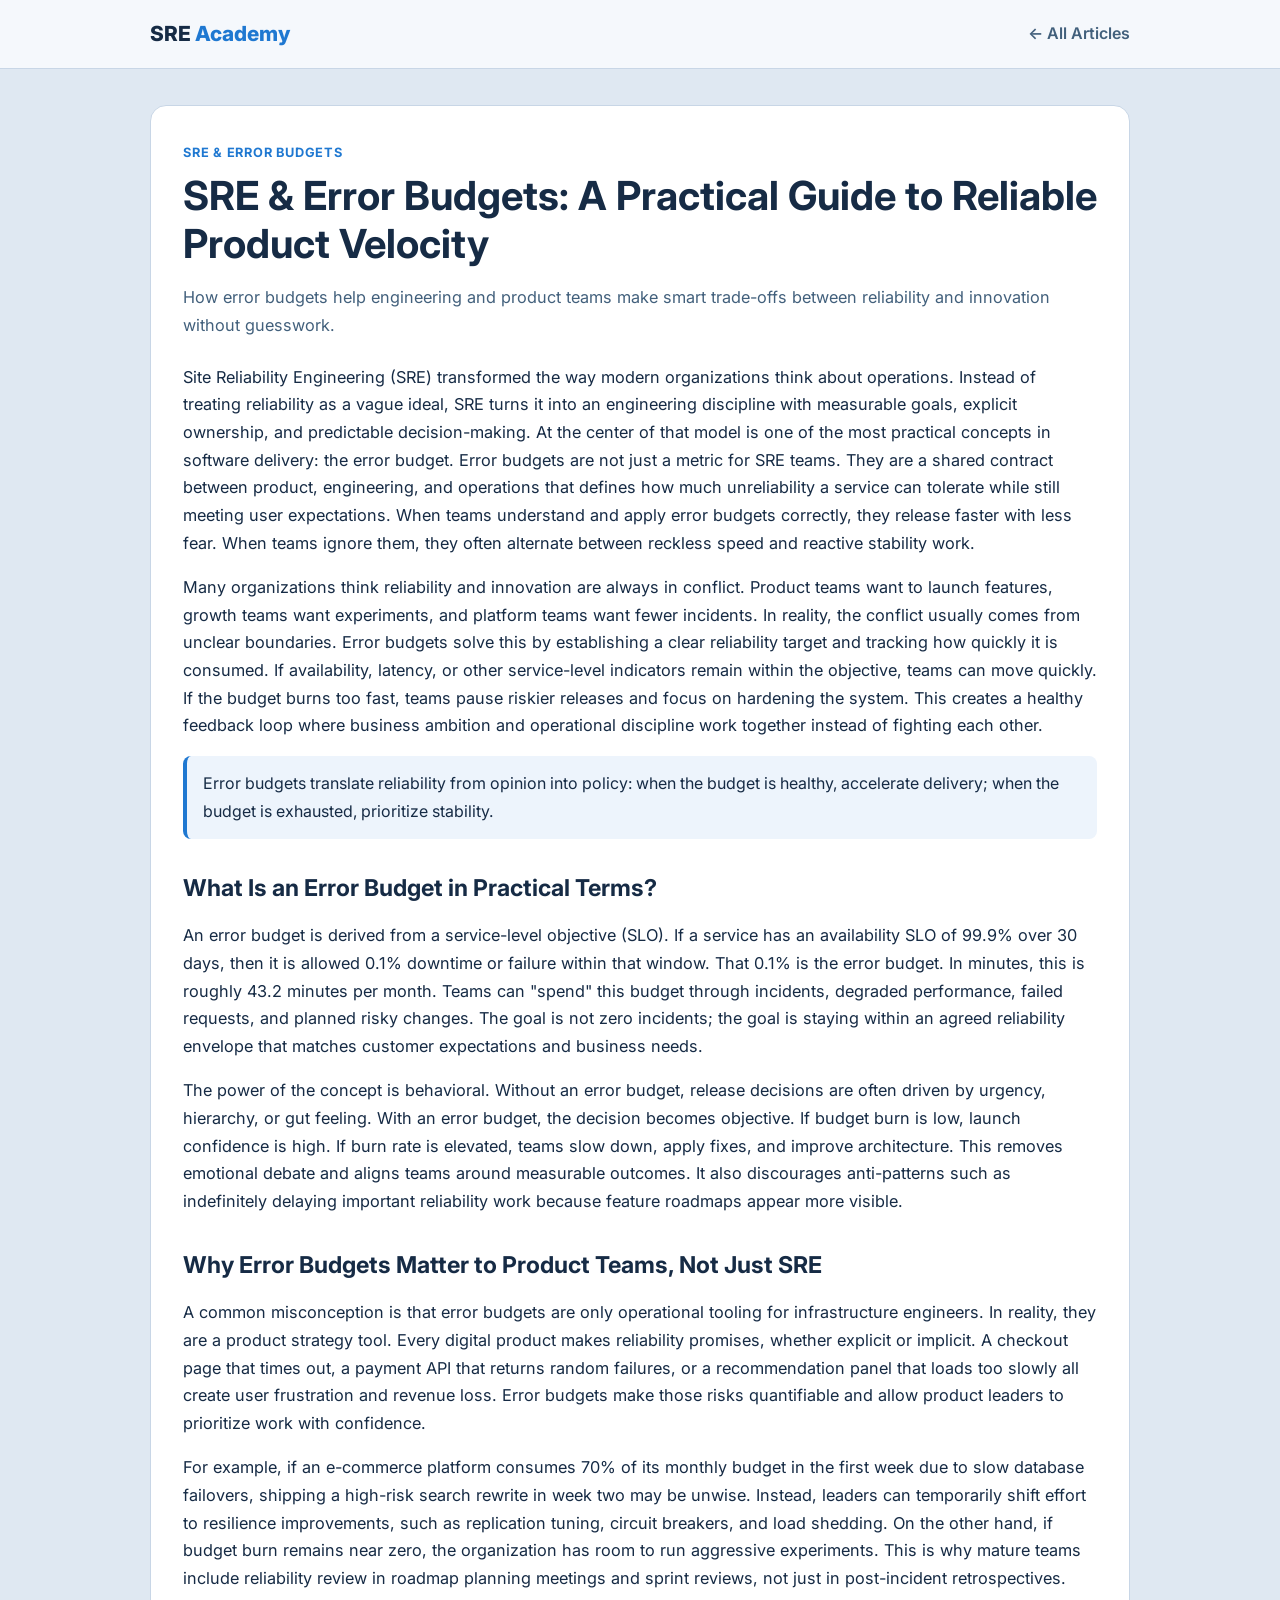
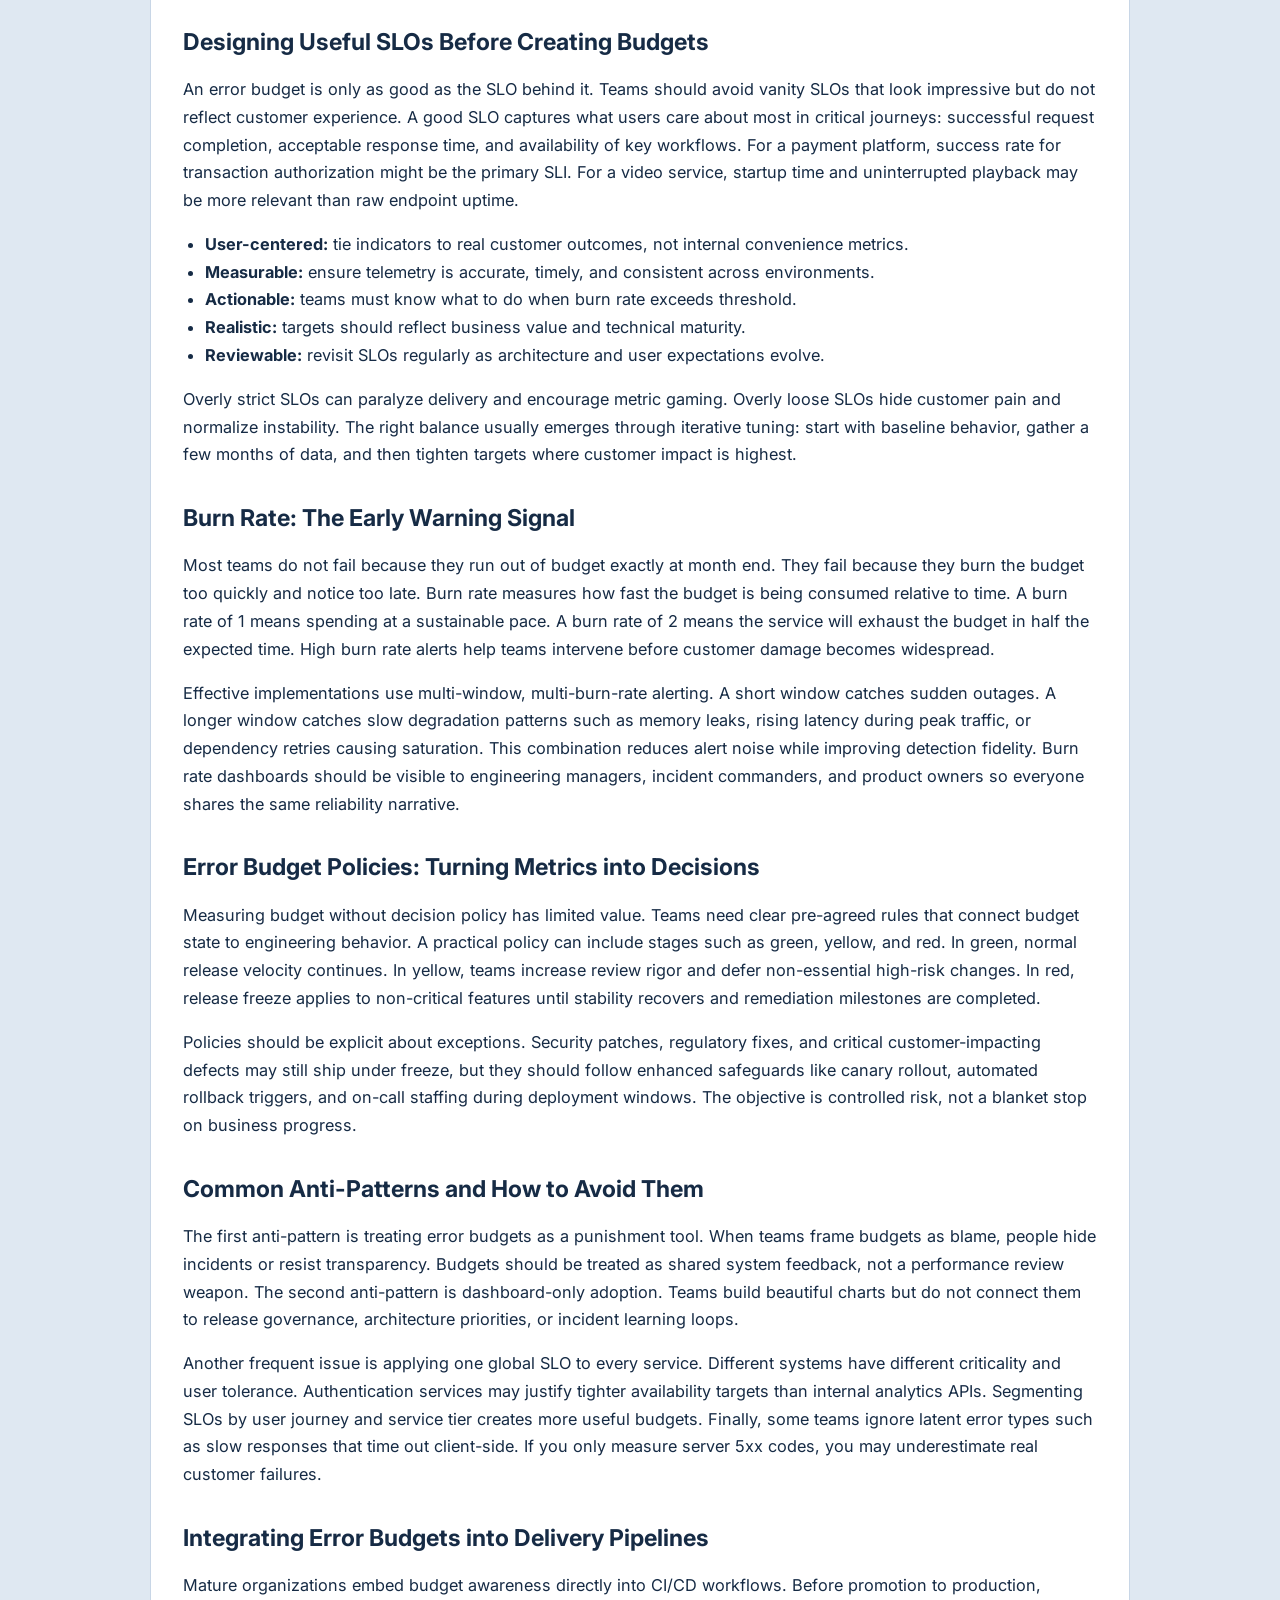
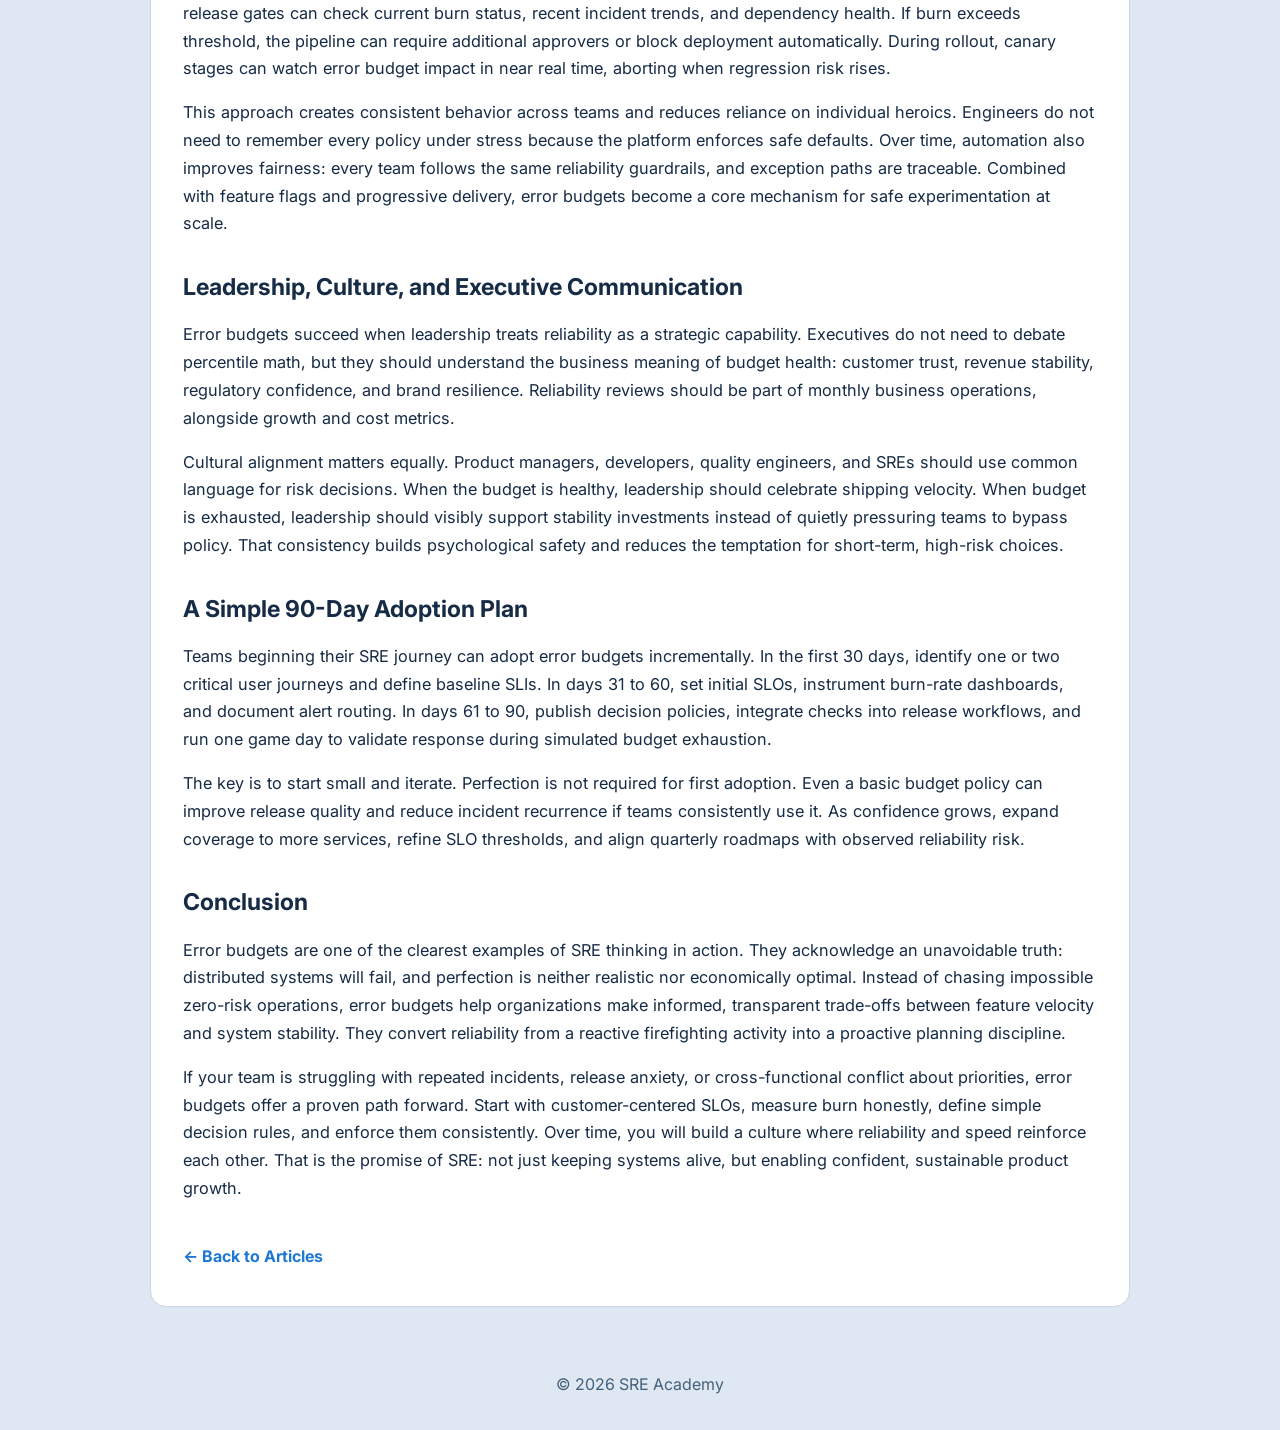
<file: sre-error-budgets.html>
<!DOCTYPE html>
<html lang="en">
  <head>
    <meta charset="UTF-8" />
    <meta name="viewport" content="width=device-width, initial-scale=1.0" />
    <title>SRE &amp; Error Budgets: A Practical Guide to Reliable Product Velocity</title>
    <link href="https://fonts.googleapis.com/css2?family=Inter:wght@400;500;600;700;800&display=swap" rel="stylesheet" />
    <link rel="stylesheet" href="assets/css/article.css" />
  </head>
  <body>
    <header class="site-header">
      <nav class="site-nav">
        <a class="brand" href="index.html">SRE <span>Academy</span></a>
        <a class="home-link" href="index.html#articles">← All Articles</a>
      </nav>
    </header>
    <main class="container">
      <article class="article">
        <div class="kicker">SRE &amp; Error Budgets</div>
        <h1>SRE &amp; Error Budgets: A Practical Guide to Reliable Product Velocity</h1>
        <p class="subtitle">How error budgets help engineering and product teams make smart trade-offs between reliability and innovation without guesswork.</p>

        <p>
          Site Reliability Engineering (SRE) transformed the way modern organizations think about operations. Instead of treating reliability as a vague ideal,
          SRE turns it into an engineering discipline with measurable goals, explicit ownership, and predictable decision-making. At the center of that model is
          one of the most practical concepts in software delivery: the error budget. Error budgets are not just a metric for SRE teams. They are a shared contract
          between product, engineering, and operations that defines how much unreliability a service can tolerate while still meeting user expectations. When teams
          understand and apply error budgets correctly, they release faster with less fear. When teams ignore them, they often alternate between reckless speed and
          reactive stability work.
        </p>

        <p>
          Many organizations think reliability and innovation are always in conflict. Product teams want to launch features, growth teams want experiments, and
          platform teams want fewer incidents. In reality, the conflict usually comes from unclear boundaries. Error budgets solve this by establishing a clear
          reliability target and tracking how quickly it is consumed. If availability, latency, or other service-level indicators remain within the objective, teams
          can move quickly. If the budget burns too fast, teams pause riskier releases and focus on hardening the system. This creates a healthy feedback loop where
          business ambition and operational discipline work together instead of fighting each other.
        </p>

        <div class="callout">
          Error budgets translate reliability from opinion into policy: when the budget is healthy, accelerate delivery; when the budget is exhausted, prioritize stability.
        </div>

        <h2>What Is an Error Budget in Practical Terms?</h2>
        <p>
          An error budget is derived from a service-level objective (SLO). If a service has an availability SLO of 99.9% over 30 days, then it is allowed 0.1% downtime
          or failure within that window. That 0.1% is the error budget. In minutes, this is roughly 43.2 minutes per month. Teams can "spend" this budget through
          incidents, degraded performance, failed requests, and planned risky changes. The goal is not zero incidents; the goal is staying within an agreed reliability
          envelope that matches customer expectations and business needs.
        </p>

        <p>
          The power of the concept is behavioral. Without an error budget, release decisions are often driven by urgency, hierarchy, or gut feeling. With an error budget,
          the decision becomes objective. If budget burn is low, launch confidence is high. If burn rate is elevated, teams slow down, apply fixes, and improve architecture.
          This removes emotional debate and aligns teams around measurable outcomes. It also discourages anti-patterns such as indefinitely delaying important reliability
          work because feature roadmaps appear more visible.
        </p>

        <h2>Why Error Budgets Matter to Product Teams, Not Just SRE</h2>
        <p>
          A common misconception is that error budgets are only operational tooling for infrastructure engineers. In reality, they are a product strategy tool. Every digital
          product makes reliability promises, whether explicit or implicit. A checkout page that times out, a payment API that returns random failures, or a recommendation
          panel that loads too slowly all create user frustration and revenue loss. Error budgets make those risks quantifiable and allow product leaders to prioritize work
          with confidence.
        </p>

        <p>
          For example, if an e-commerce platform consumes 70% of its monthly budget in the first week due to slow database failovers, shipping a high-risk search rewrite in
          week two may be unwise. Instead, leaders can temporarily shift effort to resilience improvements, such as replication tuning, circuit breakers, and load shedding.
          On the other hand, if budget burn remains near zero, the organization has room to run aggressive experiments. This is why mature teams include reliability review in
          roadmap planning meetings and sprint reviews, not just in post-incident retrospectives.
        </p>

        <h2>Designing Useful SLOs Before Creating Budgets</h2>
        <p>
          An error budget is only as good as the SLO behind it. Teams should avoid vanity SLOs that look impressive but do not reflect customer experience. A good SLO captures
          what users care about most in critical journeys: successful request completion, acceptable response time, and availability of key workflows. For a payment platform,
          success rate for transaction authorization might be the primary SLI. For a video service, startup time and uninterrupted playback may be more relevant than raw endpoint
          uptime.
        </p>

        <ul>
          <li><b>User-centered:</b> tie indicators to real customer outcomes, not internal convenience metrics.</li>
          <li><b>Measurable:</b> ensure telemetry is accurate, timely, and consistent across environments.</li>
          <li><b>Actionable:</b> teams must know what to do when burn rate exceeds threshold.</li>
          <li><b>Realistic:</b> targets should reflect business value and technical maturity.</li>
          <li><b>Reviewable:</b> revisit SLOs regularly as architecture and user expectations evolve.</li>
        </ul>

        <p>
          Overly strict SLOs can paralyze delivery and encourage metric gaming. Overly loose SLOs hide customer pain and normalize instability. The right balance usually emerges
          through iterative tuning: start with baseline behavior, gather a few months of data, and then tighten targets where customer impact is highest.
        </p>

        <h2>Burn Rate: The Early Warning Signal</h2>
        <p>
          Most teams do not fail because they run out of budget exactly at month end. They fail because they burn the budget too quickly and notice too late. Burn rate measures
          how fast the budget is being consumed relative to time. A burn rate of 1 means spending at a sustainable pace. A burn rate of 2 means the service will exhaust the budget
          in half the expected time. High burn rate alerts help teams intervene before customer damage becomes widespread.
        </p>

        <p>
          Effective implementations use multi-window, multi-burn-rate alerting. A short window catches sudden outages. A longer window catches slow degradation patterns such as
          memory leaks, rising latency during peak traffic, or dependency retries causing saturation. This combination reduces alert noise while improving detection fidelity.
          Burn rate dashboards should be visible to engineering managers, incident commanders, and product owners so everyone shares the same reliability narrative.
        </p>

        <h2>Error Budget Policies: Turning Metrics into Decisions</h2>
        <p>
          Measuring budget without decision policy has limited value. Teams need clear pre-agreed rules that connect budget state to engineering behavior. A practical policy can
          include stages such as green, yellow, and red. In green, normal release velocity continues. In yellow, teams increase review rigor and defer non-essential high-risk
          changes. In red, release freeze applies to non-critical features until stability recovers and remediation milestones are completed.
        </p>

        <p>
          Policies should be explicit about exceptions. Security patches, regulatory fixes, and critical customer-impacting defects may still ship under freeze, but they should
          follow enhanced safeguards like canary rollout, automated rollback triggers, and on-call staffing during deployment windows. The objective is controlled risk, not a
          blanket stop on business progress.
        </p>

        <h2>Common Anti-Patterns and How to Avoid Them</h2>
        <p>
          The first anti-pattern is treating error budgets as a punishment tool. When teams frame budgets as blame, people hide incidents or resist transparency. Budgets should be
          treated as shared system feedback, not a performance review weapon. The second anti-pattern is dashboard-only adoption. Teams build beautiful charts but do not connect
          them to release governance, architecture priorities, or incident learning loops.
        </p>

        <p>
          Another frequent issue is applying one global SLO to every service. Different systems have different criticality and user tolerance. Authentication services may justify
          tighter availability targets than internal analytics APIs. Segmenting SLOs by user journey and service tier creates more useful budgets. Finally, some teams ignore latent
          error types such as slow responses that time out client-side. If you only measure server 5xx codes, you may underestimate real customer failures.
        </p>

        <h2>Integrating Error Budgets into Delivery Pipelines</h2>
        <p>
          Mature organizations embed budget awareness directly into CI/CD workflows. Before promotion to production, release gates can check current burn status, recent incident
          trends, and dependency health. If burn exceeds threshold, the pipeline can require additional approvers or block deployment automatically. During rollout, canary stages
          can watch error budget impact in near real time, aborting when regression risk rises.
        </p>

        <p>
          This approach creates consistent behavior across teams and reduces reliance on individual heroics. Engineers do not need to remember every policy under stress because the
          platform enforces safe defaults. Over time, automation also improves fairness: every team follows the same reliability guardrails, and exception paths are traceable.
          Combined with feature flags and progressive delivery, error budgets become a core mechanism for safe experimentation at scale.
        </p>

        <h2>Leadership, Culture, and Executive Communication</h2>
        <p>
          Error budgets succeed when leadership treats reliability as a strategic capability. Executives do not need to debate percentile math, but they should understand the business
          meaning of budget health: customer trust, revenue stability, regulatory confidence, and brand resilience. Reliability reviews should be part of monthly business operations,
          alongside growth and cost metrics.
        </p>

        <p>
          Cultural alignment matters equally. Product managers, developers, quality engineers, and SREs should use common language for risk decisions. When the budget is healthy,
          leadership should celebrate shipping velocity. When budget is exhausted, leadership should visibly support stability investments instead of quietly pressuring teams to bypass
          policy. That consistency builds psychological safety and reduces the temptation for short-term, high-risk choices.
        </p>

        <h2>A Simple 90-Day Adoption Plan</h2>
        <p>
          Teams beginning their SRE journey can adopt error budgets incrementally. In the first 30 days, identify one or two critical user journeys and define baseline SLIs. In days
          31 to 60, set initial SLOs, instrument burn-rate dashboards, and document alert routing. In days 61 to 90, publish decision policies, integrate checks into release workflows,
          and run one game day to validate response during simulated budget exhaustion.
        </p>

        <p>
          The key is to start small and iterate. Perfection is not required for first adoption. Even a basic budget policy can improve release quality and reduce incident recurrence
          if teams consistently use it. As confidence grows, expand coverage to more services, refine SLO thresholds, and align quarterly roadmaps with observed reliability risk.
        </p>

        <h2>Conclusion</h2>
        <p>
          Error budgets are one of the clearest examples of SRE thinking in action. They acknowledge an unavoidable truth: distributed systems will fail, and perfection is neither
          realistic nor economically optimal. Instead of chasing impossible zero-risk operations, error budgets help organizations make informed, transparent trade-offs between feature
          velocity and system stability. They convert reliability from a reactive firefighting activity into a proactive planning discipline.
        </p>

        <p>
          If your team is struggling with repeated incidents, release anxiety, or cross-functional conflict about priorities, error budgets offer a proven path forward. Start with
          customer-centered SLOs, measure burn honestly, define simple decision rules, and enforce them consistently. Over time, you will build a culture where reliability and speed
          reinforce each other. That is the promise of SRE: not just keeping systems alive, but enabling confident, sustainable product growth.
        </p>

        <a class="back-link" href="index.html#articles">&larr; Back to Articles</a>
      </article>
    </main>
    <footer class="site-footer">© 2026 SRE Academy</footer>
  </body>
</html>
</file>
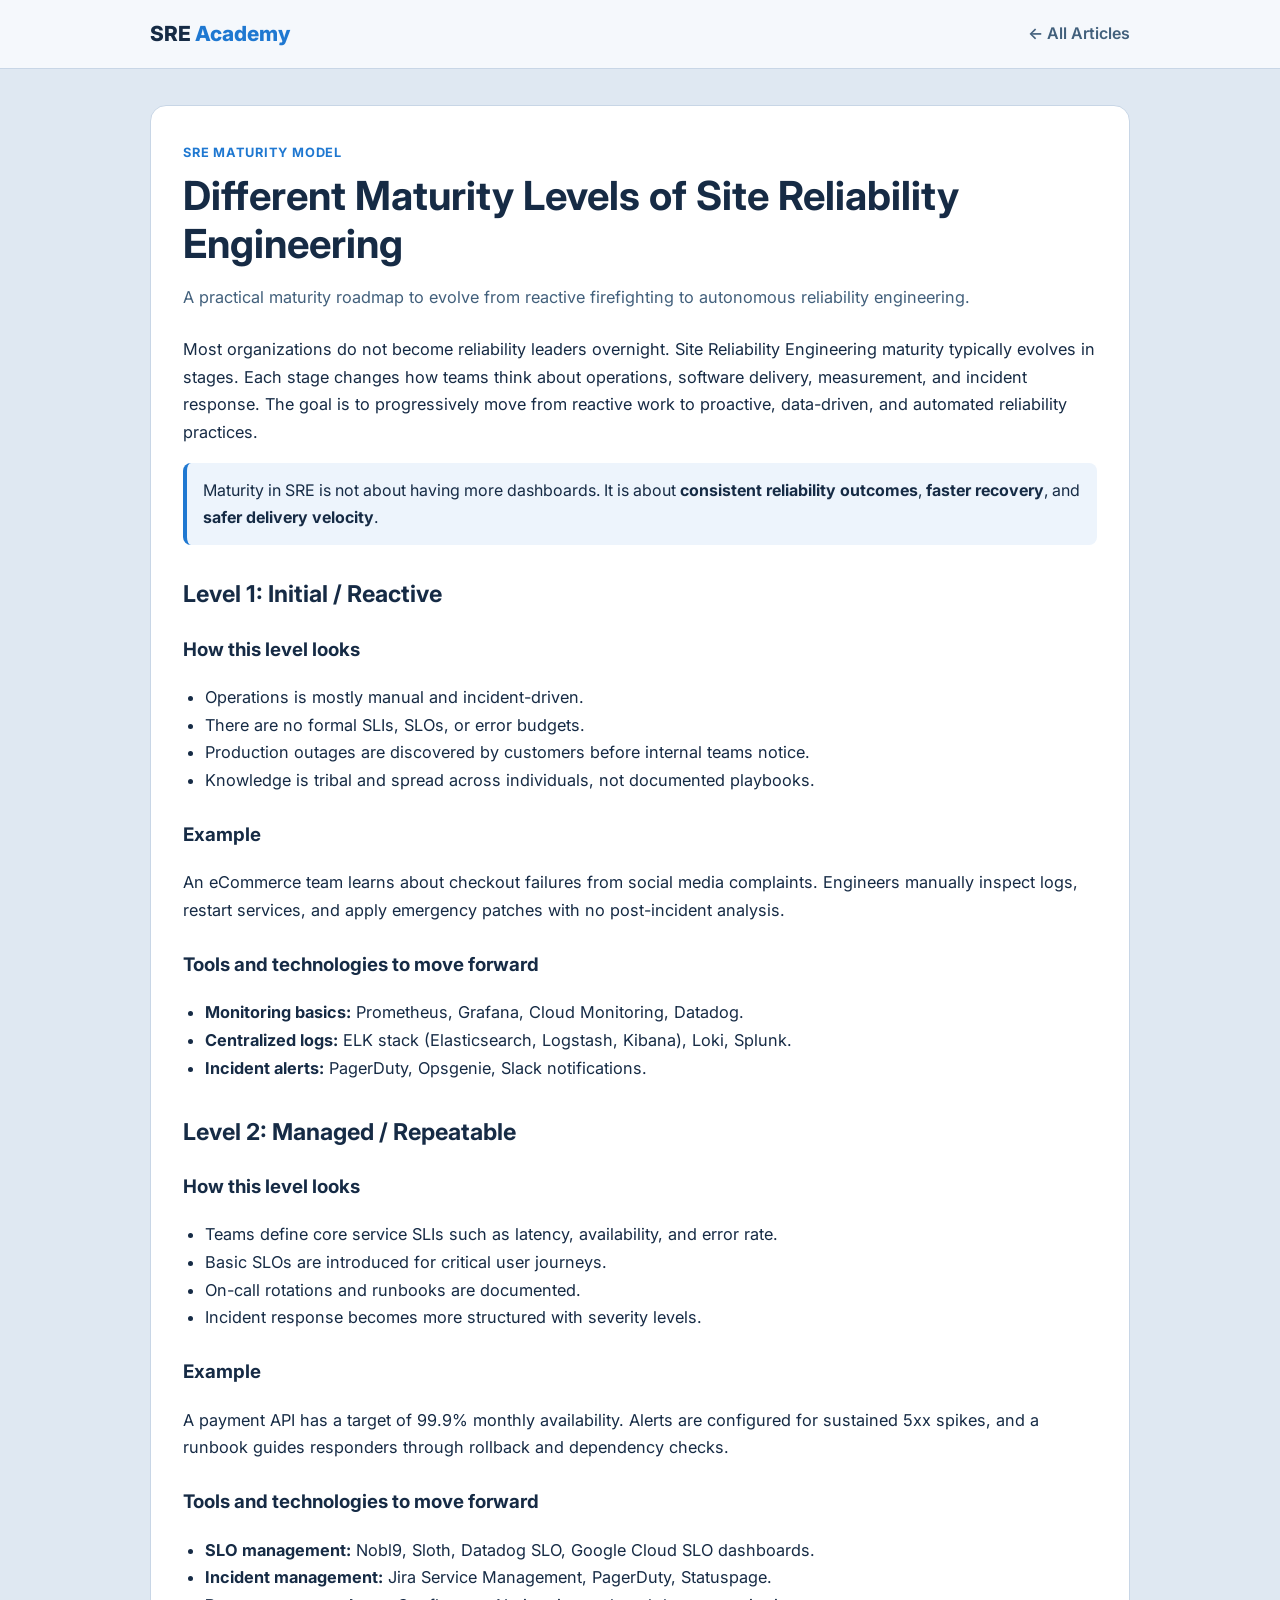
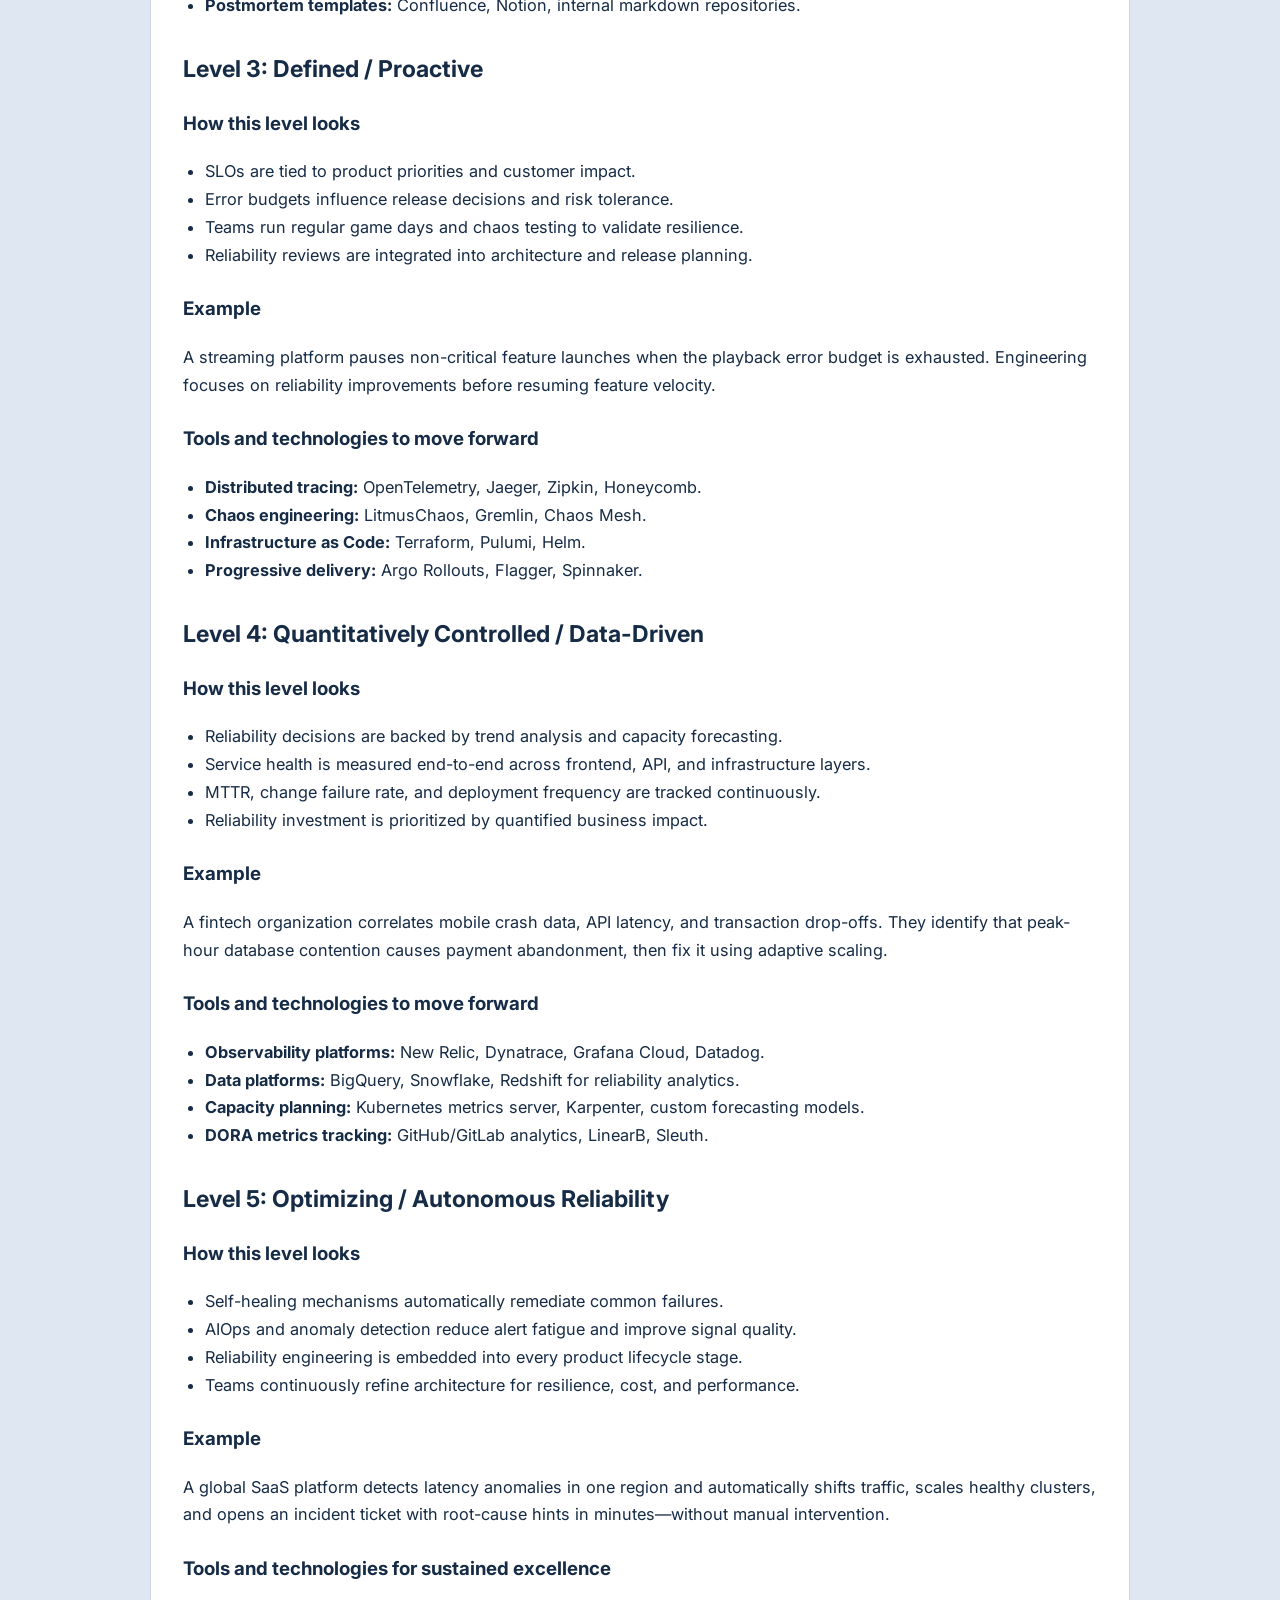
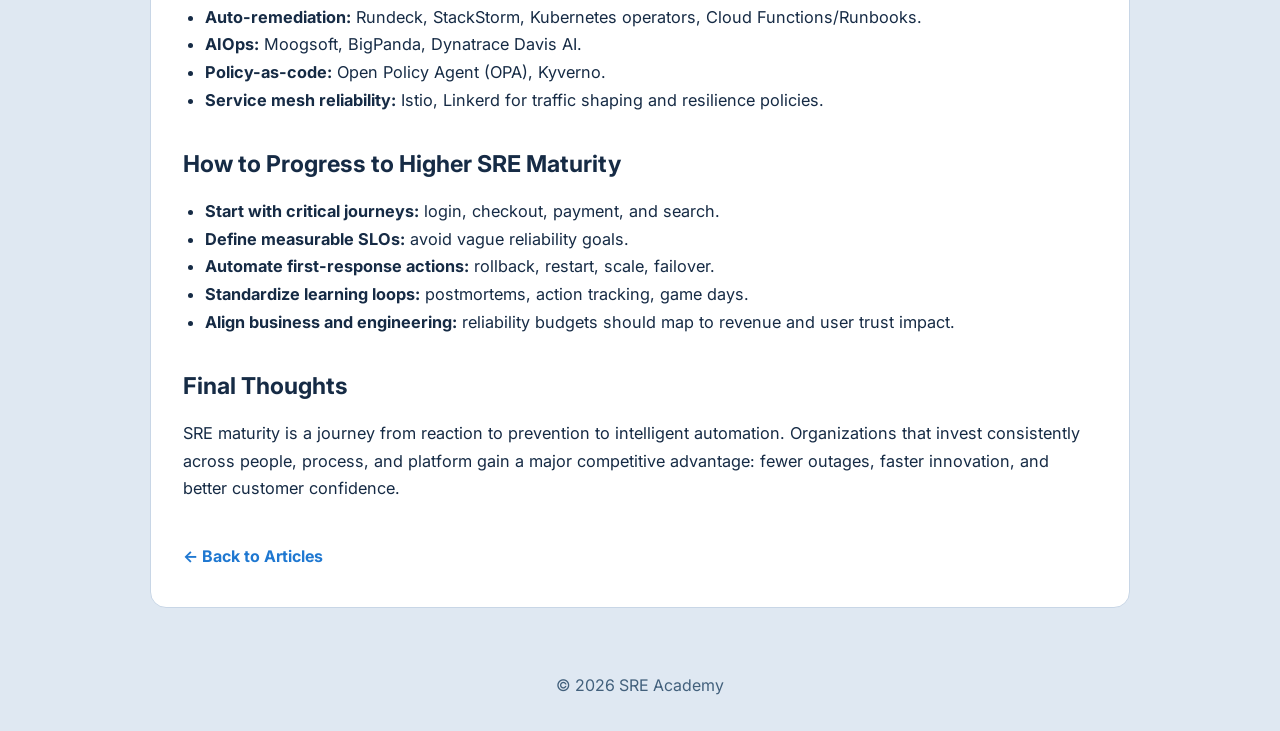
<file: sre-maturity-levels.html>
<!DOCTYPE html>
<html lang="en">
  <head>
    <meta charset="UTF-8" />
    <meta name="viewport" content="width=device-width, initial-scale=1.0" />
    <title>Different Maturity Levels of Site Reliability Engineering</title>
    <link href="https://fonts.googleapis.com/css2?family=Inter:wght@400;500;600;700;800&display=swap" rel="stylesheet" />
    <link rel="stylesheet" href="assets/css/article.css" />
  </head>
  <body>
    <header class="site-header">
      <nav class="site-nav">
        <a class="brand" href="index.html">SRE <span>Academy</span></a>
        <a class="home-link" href="index.html#articles">← All Articles</a>
      </nav>
    </header>
    <main class="container">
      <article class="article">
        <div class="kicker">SRE Maturity Model</div>
        <h1>Different Maturity Levels of Site Reliability Engineering</h1>
        <p class="subtitle">A practical maturity roadmap to evolve from reactive firefighting to autonomous reliability engineering.</p>

        <p>
          Most organizations do not become reliability leaders overnight. Site Reliability Engineering maturity
          typically evolves in stages. Each stage changes how teams think about operations, software delivery,
          measurement, and incident response. The goal is to progressively move from reactive work to proactive,
          data-driven, and automated reliability practices.
        </p>

        <div class="callout">
          Maturity in SRE is not about having more dashboards. It is about <b>consistent reliability outcomes</b>,
          <b>faster recovery</b>, and <b>safer delivery velocity</b>.
        </div>

        <h2>Level 1: Initial / Reactive</h2>
        <div class="level">
          <h3>How this level looks</h3>
          <ul>
            <li>Operations is mostly manual and incident-driven.</li>
            <li>There are no formal SLIs, SLOs, or error budgets.</li>
            <li>Production outages are discovered by customers before internal teams notice.</li>
            <li>Knowledge is tribal and spread across individuals, not documented playbooks.</li>
          </ul>
          <h3>Example</h3>
          <p>
            An eCommerce team learns about checkout failures from social media complaints. Engineers manually inspect logs,
            restart services, and apply emergency patches with no post-incident analysis.
          </p>
          <h3>Tools and technologies to move forward</h3>
          <ul>
            <li><b>Monitoring basics:</b> Prometheus, Grafana, Cloud Monitoring, Datadog.</li>
            <li><b>Centralized logs:</b> ELK stack (Elasticsearch, Logstash, Kibana), Loki, Splunk.</li>
            <li><b>Incident alerts:</b> PagerDuty, Opsgenie, Slack notifications.</li>
          </ul>
        </div>

        <h2>Level 2: Managed / Repeatable</h2>
        <div class="level">
          <h3>How this level looks</h3>
          <ul>
            <li>Teams define core service SLIs such as latency, availability, and error rate.</li>
            <li>Basic SLOs are introduced for critical user journeys.</li>
            <li>On-call rotations and runbooks are documented.</li>
            <li>Incident response becomes more structured with severity levels.</li>
          </ul>
          <h3>Example</h3>
          <p>
            A payment API has a target of 99.9% monthly availability. Alerts are configured for sustained 5xx spikes,
            and a runbook guides responders through rollback and dependency checks.
          </p>
          <h3>Tools and technologies to move forward</h3>
          <ul>
            <li><b>SLO management:</b> Nobl9, Sloth, Datadog SLO, Google Cloud SLO dashboards.</li>
            <li><b>Incident management:</b> Jira Service Management, PagerDuty, Statuspage.</li>
            <li><b>Postmortem templates:</b> Confluence, Notion, internal markdown repositories.</li>
          </ul>
        </div>

        <h2>Level 3: Defined / Proactive</h2>
        <div class="level">
          <h3>How this level looks</h3>
          <ul>
            <li>SLOs are tied to product priorities and customer impact.</li>
            <li>Error budgets influence release decisions and risk tolerance.</li>
            <li>Teams run regular game days and chaos testing to validate resilience.</li>
            <li>Reliability reviews are integrated into architecture and release planning.</li>
          </ul>
          <h3>Example</h3>
          <p>
            A streaming platform pauses non-critical feature launches when the playback error budget is exhausted.
            Engineering focuses on reliability improvements before resuming feature velocity.
          </p>
          <h3>Tools and technologies to move forward</h3>
          <ul>
            <li><b>Distributed tracing:</b> OpenTelemetry, Jaeger, Zipkin, Honeycomb.</li>
            <li><b>Chaos engineering:</b> LitmusChaos, Gremlin, Chaos Mesh.</li>
            <li><b>Infrastructure as Code:</b> Terraform, Pulumi, Helm.</li>
            <li><b>Progressive delivery:</b> Argo Rollouts, Flagger, Spinnaker.</li>
          </ul>
        </div>

        <h2>Level 4: Quantitatively Controlled / Data-Driven</h2>
        <div class="level">
          <h3>How this level looks</h3>
          <ul>
            <li>Reliability decisions are backed by trend analysis and capacity forecasting.</li>
            <li>Service health is measured end-to-end across frontend, API, and infrastructure layers.</li>
            <li>MTTR, change failure rate, and deployment frequency are tracked continuously.</li>
            <li>Reliability investment is prioritized by quantified business impact.</li>
          </ul>
          <h3>Example</h3>
          <p>
            A fintech organization correlates mobile crash data, API latency, and transaction drop-offs.
            They identify that peak-hour database contention causes payment abandonment, then fix it using adaptive scaling.
          </p>
          <h3>Tools and technologies to move forward</h3>
          <ul>
            <li><b>Observability platforms:</b> New Relic, Dynatrace, Grafana Cloud, Datadog.</li>
            <li><b>Data platforms:</b> BigQuery, Snowflake, Redshift for reliability analytics.</li>
            <li><b>Capacity planning:</b> Kubernetes metrics server, Karpenter, custom forecasting models.</li>
            <li><b>DORA metrics tracking:</b> GitHub/GitLab analytics, LinearB, Sleuth.</li>
          </ul>
        </div>

        <h2>Level 5: Optimizing / Autonomous Reliability</h2>
        <div class="level">
          <h3>How this level looks</h3>
          <ul>
            <li>Self-healing mechanisms automatically remediate common failures.</li>
            <li>AIOps and anomaly detection reduce alert fatigue and improve signal quality.</li>
            <li>Reliability engineering is embedded into every product lifecycle stage.</li>
            <li>Teams continuously refine architecture for resilience, cost, and performance.</li>
          </ul>
          <h3>Example</h3>
          <p>
            A global SaaS platform detects latency anomalies in one region and automatically shifts traffic,
            scales healthy clusters, and opens an incident ticket with root-cause hints in minutes—without manual intervention.
          </p>
          <h3>Tools and technologies for sustained excellence</h3>
          <ul>
            <li><b>Auto-remediation:</b> Rundeck, StackStorm, Kubernetes operators, Cloud Functions/Runbooks.</li>
            <li><b>AIOps:</b> Moogsoft, BigPanda, Dynatrace Davis AI.</li>
            <li><b>Policy-as-code:</b> Open Policy Agent (OPA), Kyverno.</li>
            <li><b>Service mesh reliability:</b> Istio, Linkerd for traffic shaping and resilience policies.</li>
          </ul>
        </div>

        <h2>How to Progress to Higher SRE Maturity</h2>
        <ul>
          <li><b>Start with critical journeys:</b> login, checkout, payment, and search.</li>
          <li><b>Define measurable SLOs:</b> avoid vague reliability goals.</li>
          <li><b>Automate first-response actions:</b> rollback, restart, scale, failover.</li>
          <li><b>Standardize learning loops:</b> postmortems, action tracking, game days.</li>
          <li><b>Align business and engineering:</b> reliability budgets should map to revenue and user trust impact.</li>
        </ul>

        <h2>Final Thoughts</h2>
        <p>
          SRE maturity is a journey from reaction to prevention to intelligent automation.
          Organizations that invest consistently across people, process, and platform gain a major competitive advantage:
          fewer outages, faster innovation, and better customer confidence.
        </p>

        <a class="back-link" href="index.html#articles">← Back to Articles</a>
      </article>
    </main>
    <footer class="site-footer">© 2026 SRE Academy</footer>
  </body>
</html>
</file>
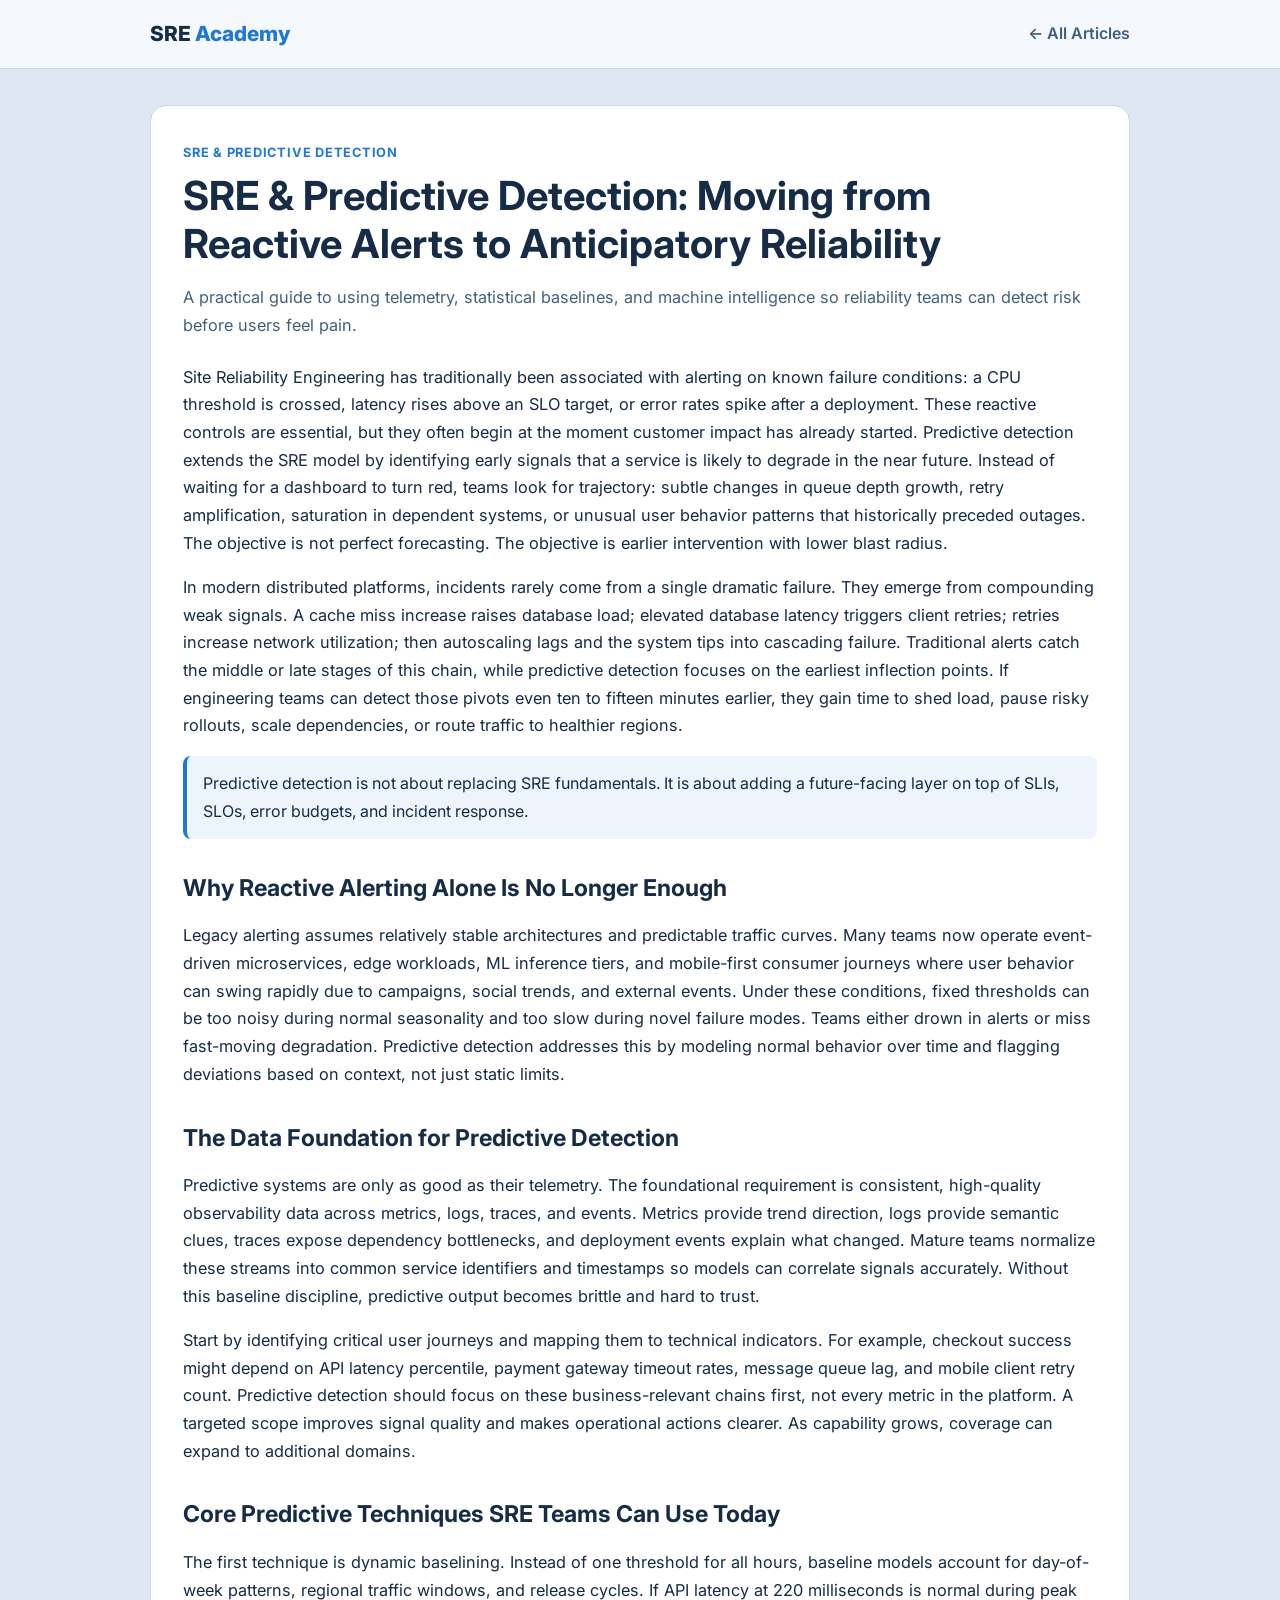
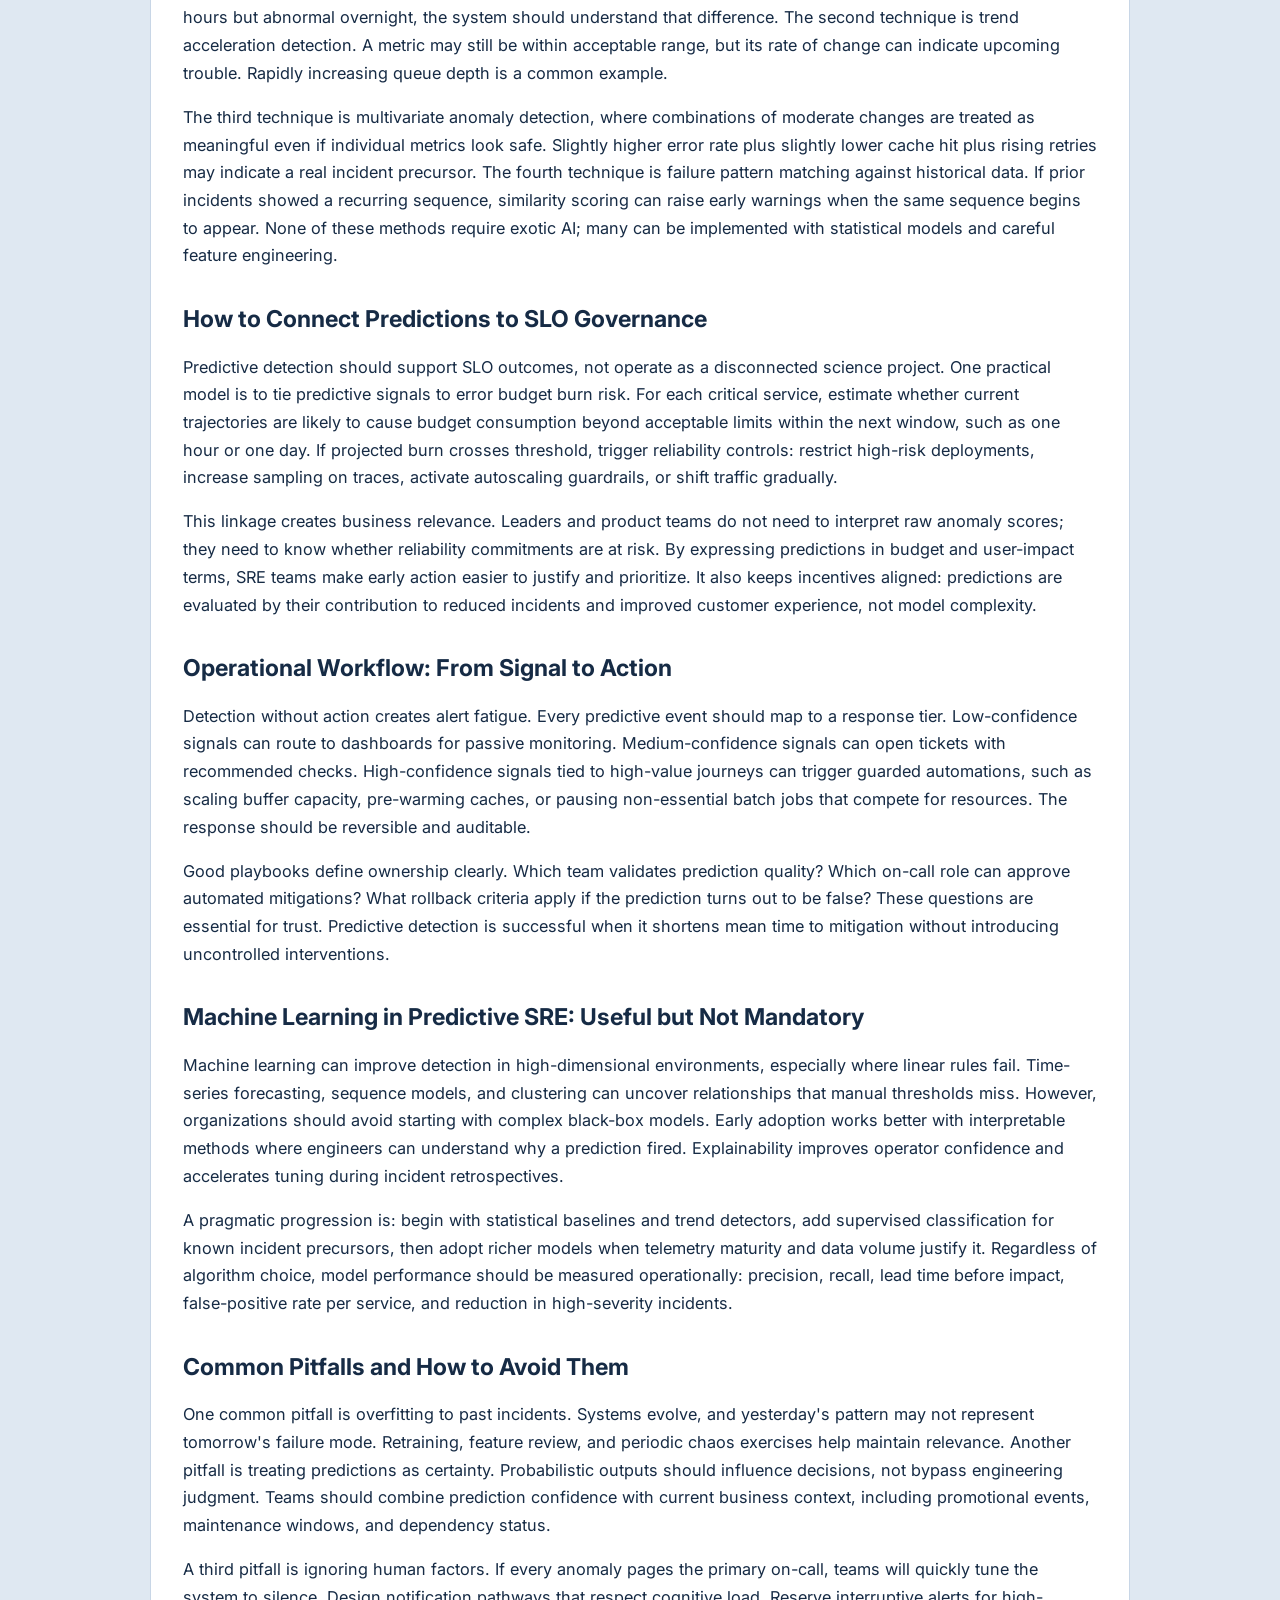
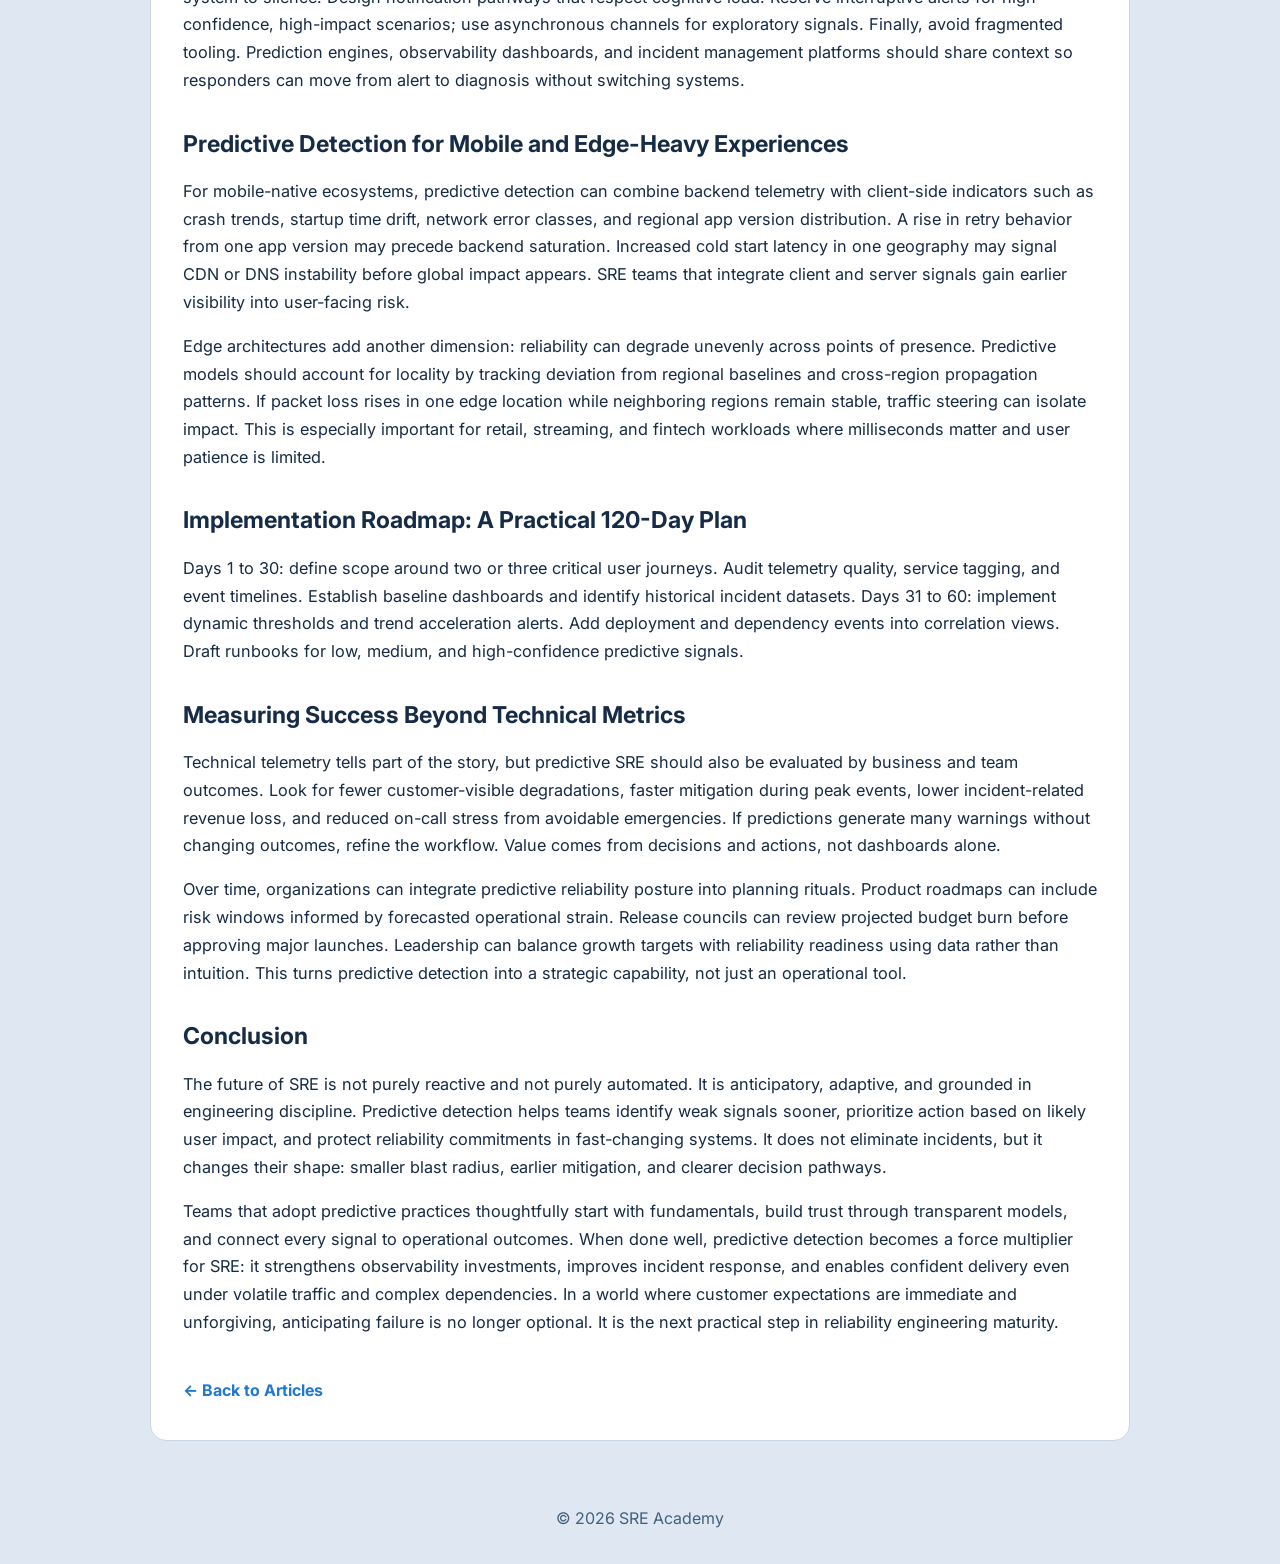
<file: sre-predictive-detection.html>
<!DOCTYPE html>
<html lang="en">
  <head>
    <meta charset="UTF-8" />
    <meta name="viewport" content="width=device-width, initial-scale=1.0" />
    <title>SRE &amp; Predictive Detection: Moving from Reactive Alerts to Anticipatory Reliability</title>
    <link href="https://fonts.googleapis.com/css2?family=Inter:wght@400;500;600;700;800&display=swap" rel="stylesheet" />
    <link rel="stylesheet" href="assets/css/article.css" />
  </head>
  <body>
    <header class="site-header">
      <nav class="site-nav">
        <a class="brand" href="index.html">SRE <span>Academy</span></a>
        <a class="home-link" href="index.html#articles">← All Articles</a>
      </nav>
    </header>
    <main class="container">
      <article class="article">
        <div class="kicker">SRE &amp; Predictive Detection</div>
        <h1>SRE &amp; Predictive Detection: Moving from Reactive Alerts to Anticipatory Reliability</h1>
        <p class="subtitle">A practical guide to using telemetry, statistical baselines, and machine intelligence so reliability teams can detect risk before users feel pain.</p>

        <p>
          Site Reliability Engineering has traditionally been associated with alerting on known failure conditions: a CPU threshold is crossed, latency rises above an SLO target,
          or error rates spike after a deployment. These reactive controls are essential, but they often begin at the moment customer impact has already started. Predictive detection
          extends the SRE model by identifying early signals that a service is likely to degrade in the near future. Instead of waiting for a dashboard to turn red, teams look for
          trajectory: subtle changes in queue depth growth, retry amplification, saturation in dependent systems, or unusual user behavior patterns that historically preceded outages.
          The objective is not perfect forecasting. The objective is earlier intervention with lower blast radius.
        </p>

        <p>
          In modern distributed platforms, incidents rarely come from a single dramatic failure. They emerge from compounding weak signals. A cache miss increase raises database load;
          elevated database latency triggers client retries; retries increase network utilization; then autoscaling lags and the system tips into cascading failure. Traditional alerts
          catch the middle or late stages of this chain, while predictive detection focuses on the earliest inflection points. If engineering teams can detect those pivots even ten
          to fifteen minutes earlier, they gain time to shed load, pause risky rollouts, scale dependencies, or route traffic to healthier regions.
        </p>

        <div class="callout">
          Predictive detection is not about replacing SRE fundamentals. It is about adding a future-facing layer on top of SLIs, SLOs, error budgets, and incident response.
        </div>

        <h2>Why Reactive Alerting Alone Is No Longer Enough</h2>
        <p>
          Legacy alerting assumes relatively stable architectures and predictable traffic curves. Many teams now operate event-driven microservices, edge workloads, ML inference tiers,
          and mobile-first consumer journeys where user behavior can swing rapidly due to campaigns, social trends, and external events. Under these conditions, fixed thresholds can be
          too noisy during normal seasonality and too slow during novel failure modes. Teams either drown in alerts or miss fast-moving degradation. Predictive detection addresses this
          by modeling normal behavior over time and flagging deviations based on context, not just static limits.
        </p>

        <h2>The Data Foundation for Predictive Detection</h2>
        <p>
          Predictive systems are only as good as their telemetry. The foundational requirement is consistent, high-quality observability data across metrics, logs, traces, and events.
          Metrics provide trend direction, logs provide semantic clues, traces expose dependency bottlenecks, and deployment events explain what changed. Mature teams normalize these
          streams into common service identifiers and timestamps so models can correlate signals accurately. Without this baseline discipline, predictive output becomes brittle and hard
          to trust.
        </p>

        <p>
          Start by identifying critical user journeys and mapping them to technical indicators. For example, checkout success might depend on API latency percentile, payment gateway
          timeout rates, message queue lag, and mobile client retry count. Predictive detection should focus on these business-relevant chains first, not every metric in the platform.
          A targeted scope improves signal quality and makes operational actions clearer. As capability grows, coverage can expand to additional domains.
        </p>

        <h2>Core Predictive Techniques SRE Teams Can Use Today</h2>
        <p>
          The first technique is dynamic baselining. Instead of one threshold for all hours, baseline models account for day-of-week patterns, regional traffic windows, and release
          cycles. If API latency at 220 milliseconds is normal during peak hours but abnormal overnight, the system should understand that difference. The second technique is trend
          acceleration detection. A metric may still be within acceptable range, but its rate of change can indicate upcoming trouble. Rapidly increasing queue depth is a common example.
        </p>

        <p>
          The third technique is multivariate anomaly detection, where combinations of moderate changes are treated as meaningful even if individual metrics look safe. Slightly higher
          error rate plus slightly lower cache hit plus rising retries may indicate a real incident precursor. The fourth technique is failure pattern matching against historical data.
          If prior incidents showed a recurring sequence, similarity scoring can raise early warnings when the same sequence begins to appear. None of these methods require exotic AI;
          many can be implemented with statistical models and careful feature engineering.
        </p>

        <h2>How to Connect Predictions to SLO Governance</h2>
        <p>
          Predictive detection should support SLO outcomes, not operate as a disconnected science project. One practical model is to tie predictive signals to error budget burn risk.
          For each critical service, estimate whether current trajectories are likely to cause budget consumption beyond acceptable limits within the next window, such as one hour or one
          day. If projected burn crosses threshold, trigger reliability controls: restrict high-risk deployments, increase sampling on traces, activate autoscaling guardrails, or shift
          traffic gradually.
        </p>

        <p>
          This linkage creates business relevance. Leaders and product teams do not need to interpret raw anomaly scores; they need to know whether reliability commitments are at risk.
          By expressing predictions in budget and user-impact terms, SRE teams make early action easier to justify and prioritize. It also keeps incentives aligned: predictions are
          evaluated by their contribution to reduced incidents and improved customer experience, not model complexity.
        </p>

        <h2>Operational Workflow: From Signal to Action</h2>
        <p>
          Detection without action creates alert fatigue. Every predictive event should map to a response tier. Low-confidence signals can route to dashboards for passive monitoring.
          Medium-confidence signals can open tickets with recommended checks. High-confidence signals tied to high-value journeys can trigger guarded automations, such as scaling buffer
          capacity, pre-warming caches, or pausing non-essential batch jobs that compete for resources. The response should be reversible and auditable.
        </p>

        <p>
          Good playbooks define ownership clearly. Which team validates prediction quality? Which on-call role can approve automated mitigations? What rollback criteria apply if the
          prediction turns out to be false? These questions are essential for trust. Predictive detection is successful when it shortens mean time to mitigation without introducing
          uncontrolled interventions.
        </p>

        <h2>Machine Learning in Predictive SRE: Useful but Not Mandatory</h2>
        <p>
          Machine learning can improve detection in high-dimensional environments, especially where linear rules fail. Time-series forecasting, sequence models, and clustering can
          uncover relationships that manual thresholds miss. However, organizations should avoid starting with complex black-box models. Early adoption works better with interpretable
          methods where engineers can understand why a prediction fired. Explainability improves operator confidence and accelerates tuning during incident retrospectives.
        </p>

        <p>
          A pragmatic progression is: begin with statistical baselines and trend detectors, add supervised classification for known incident precursors, then adopt richer models when
          telemetry maturity and data volume justify it. Regardless of algorithm choice, model performance should be measured operationally: precision, recall, lead time before impact,
          false-positive rate per service, and reduction in high-severity incidents.
        </p>

        <h2>Common Pitfalls and How to Avoid Them</h2>
        <p>
          One common pitfall is overfitting to past incidents. Systems evolve, and yesterday's pattern may not represent tomorrow's failure mode. Retraining, feature review, and periodic
          chaos exercises help maintain relevance. Another pitfall is treating predictions as certainty. Probabilistic outputs should influence decisions, not bypass engineering judgment.
          Teams should combine prediction confidence with current business context, including promotional events, maintenance windows, and dependency status.
        </p>

        <p>
          A third pitfall is ignoring human factors. If every anomaly pages the primary on-call, teams will quickly tune the system to silence. Design notification pathways that respect
          cognitive load. Reserve interruptive alerts for high-confidence, high-impact scenarios; use asynchronous channels for exploratory signals. Finally, avoid fragmented tooling.
          Prediction engines, observability dashboards, and incident management platforms should share context so responders can move from alert to diagnosis without switching systems.
        </p>

        <h2>Predictive Detection for Mobile and Edge-Heavy Experiences</h2>
        <p>
          For mobile-native ecosystems, predictive detection can combine backend telemetry with client-side indicators such as crash trends, startup time drift, network error classes,
          and regional app version distribution. A rise in retry behavior from one app version may precede backend saturation. Increased cold start latency in one geography may signal CDN
          or DNS instability before global impact appears. SRE teams that integrate client and server signals gain earlier visibility into user-facing risk.
        </p>

        <p>
          Edge architectures add another dimension: reliability can degrade unevenly across points of presence. Predictive models should account for locality by tracking deviation from
          regional baselines and cross-region propagation patterns. If packet loss rises in one edge location while neighboring regions remain stable, traffic steering can isolate impact.
          This is especially important for retail, streaming, and fintech workloads where milliseconds matter and user patience is limited.
        </p>

        <h2>Implementation Roadmap: A Practical 120-Day Plan</h2>
        <p>
          Days 1 to 30: define scope around two or three critical user journeys. Audit telemetry quality, service tagging, and event timelines. Establish baseline dashboards and identify
          historical incident datasets. Days 31 to 60: implement dynamic thresholds and trend acceleration alerts. Add deployment and dependency events into correlation views. Draft runbooks
          for low, medium, and high-confidence predictive signals.
        </p>

        <h2>Measuring Success Beyond Technical Metrics</h2>
        <p>
          Technical telemetry tells part of the story, but predictive SRE should also be evaluated by business and team outcomes. Look for fewer customer-visible degradations, faster
          mitigation during peak events, lower incident-related revenue loss, and reduced on-call stress from avoidable emergencies. If predictions generate many warnings without changing
          outcomes, refine the workflow. Value comes from decisions and actions, not dashboards alone.
        </p>

        <p>
          Over time, organizations can integrate predictive reliability posture into planning rituals. Product roadmaps can include risk windows informed by forecasted operational strain.
          Release councils can review projected budget burn before approving major launches. Leadership can balance growth targets with reliability readiness using data rather than intuition.
          This turns predictive detection into a strategic capability, not just an operational tool.
        </p>

        <h2>Conclusion</h2>
        <p>
          The future of SRE is not purely reactive and not purely automated. It is anticipatory, adaptive, and grounded in engineering discipline. Predictive detection helps teams identify
          weak signals sooner, prioritize action based on likely user impact, and protect reliability commitments in fast-changing systems. It does not eliminate incidents, but it changes
          their shape: smaller blast radius, earlier mitigation, and clearer decision pathways.
        </p>

        <p>
          Teams that adopt predictive practices thoughtfully start with fundamentals, build trust through transparent models, and connect every signal to operational outcomes. When done well,
          predictive detection becomes a force multiplier for SRE: it strengthens observability investments, improves incident response, and enables confident delivery even under volatile
          traffic and complex dependencies. In a world where customer expectations are immediate and unforgiving, anticipating failure is no longer optional. It is the next practical step
          in reliability engineering maturity.
        </p>

        <a class="back-link" href="index.html#articles">&larr; Back to Articles</a>
      </article>
    </main>
    <footer class="site-footer">© 2026 SRE Academy</footer>
  </body>
</html>
</file>
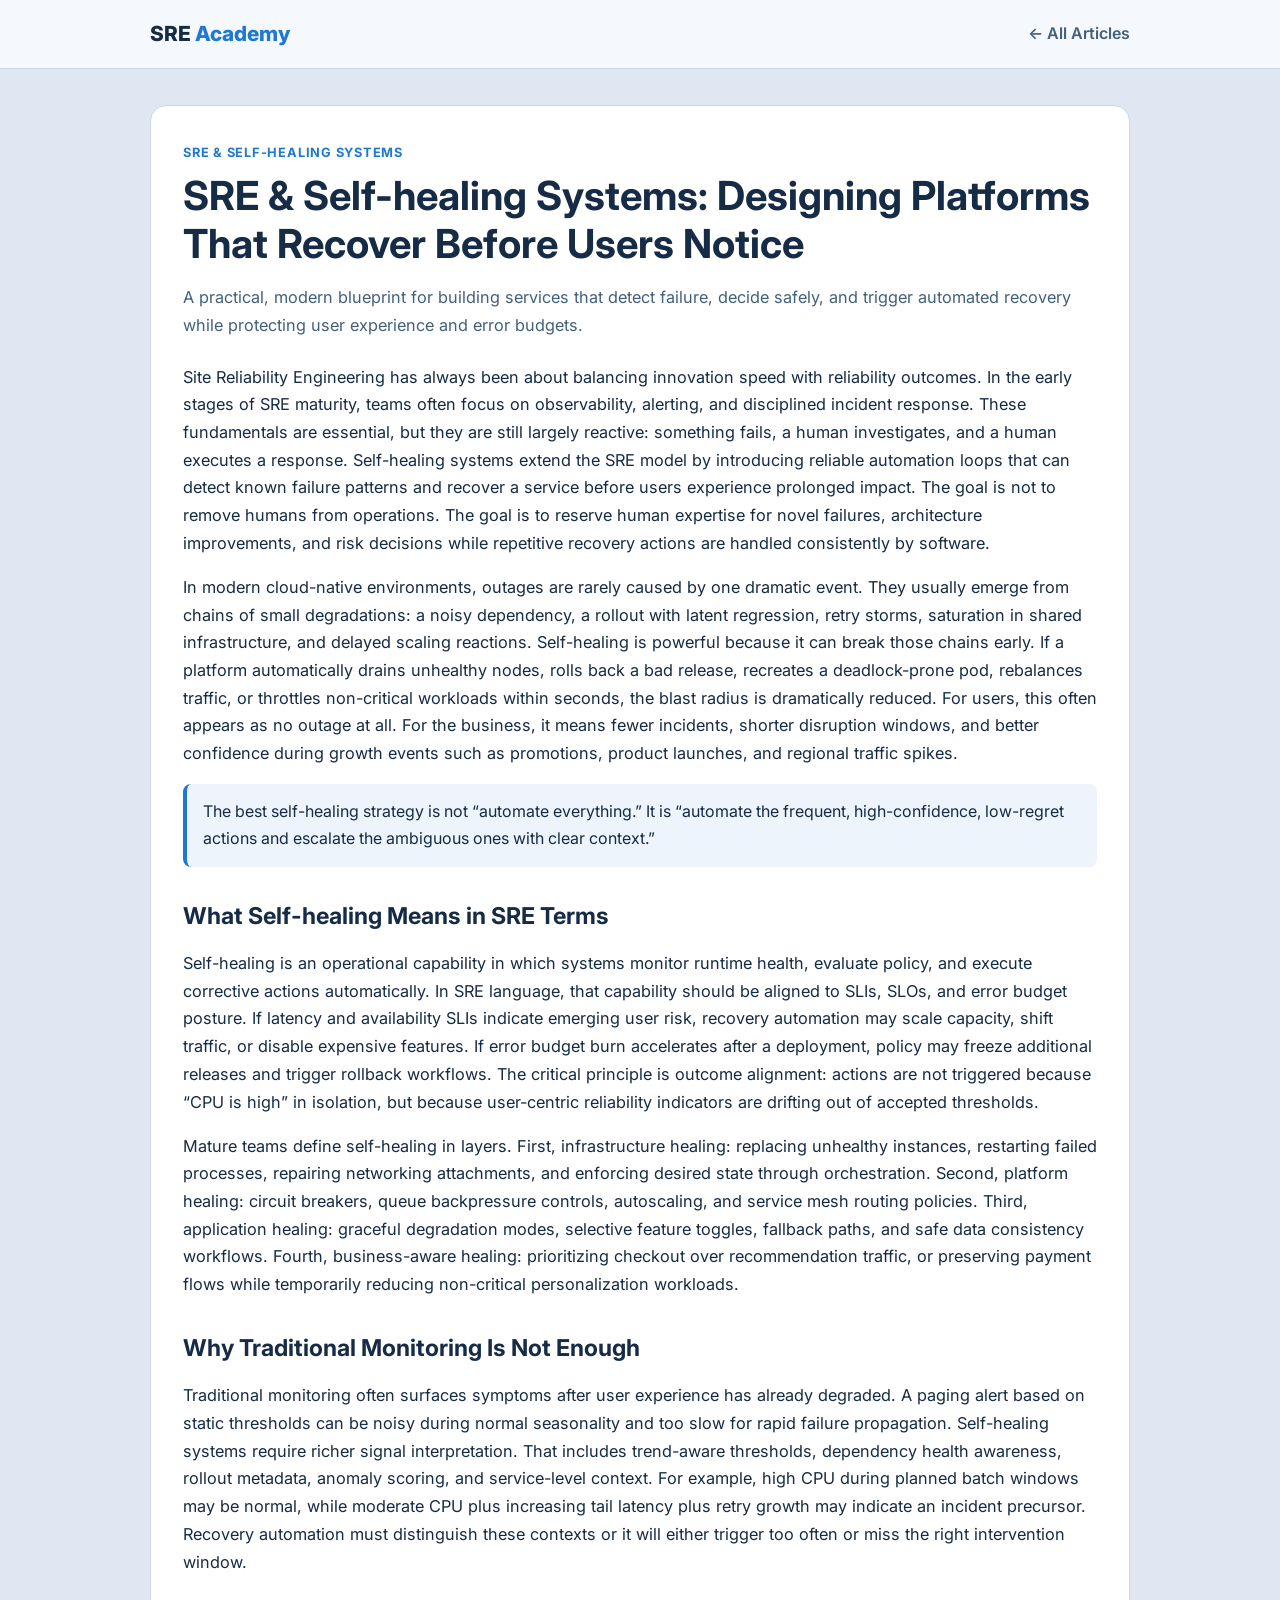
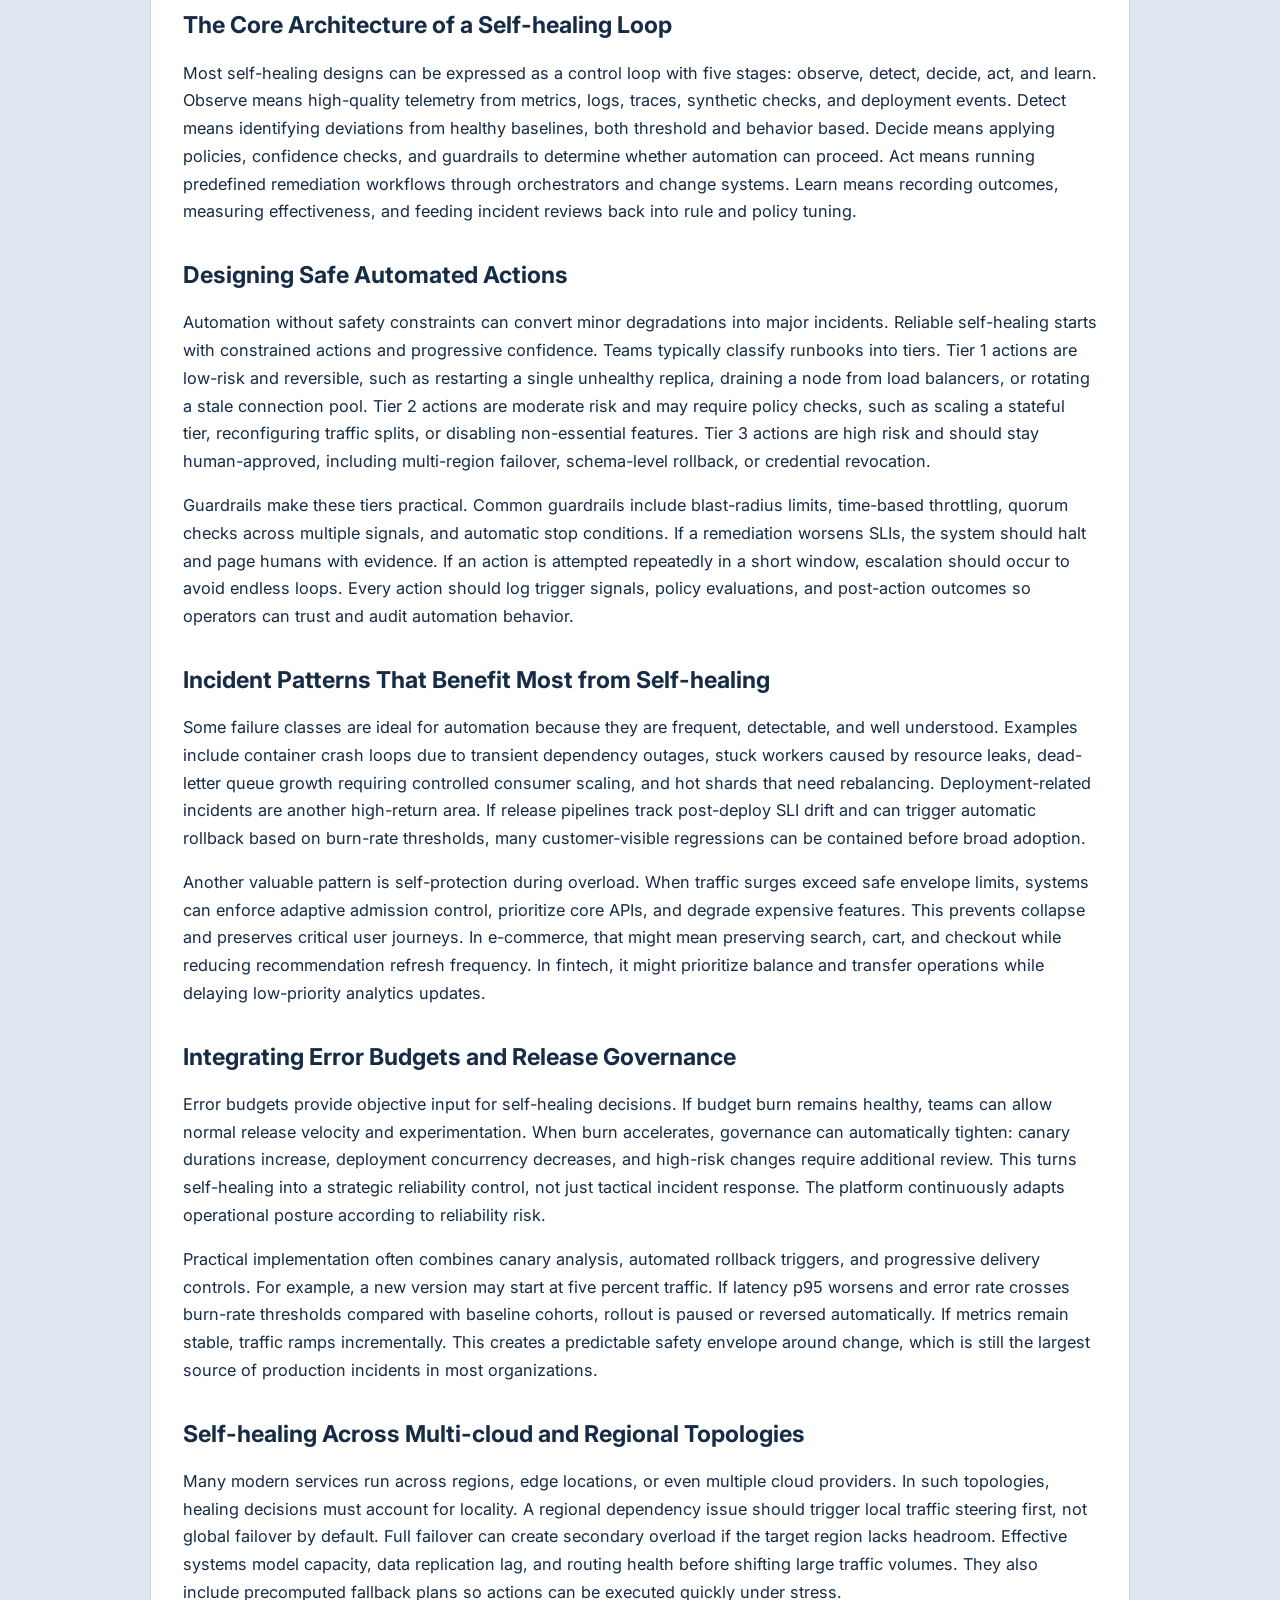
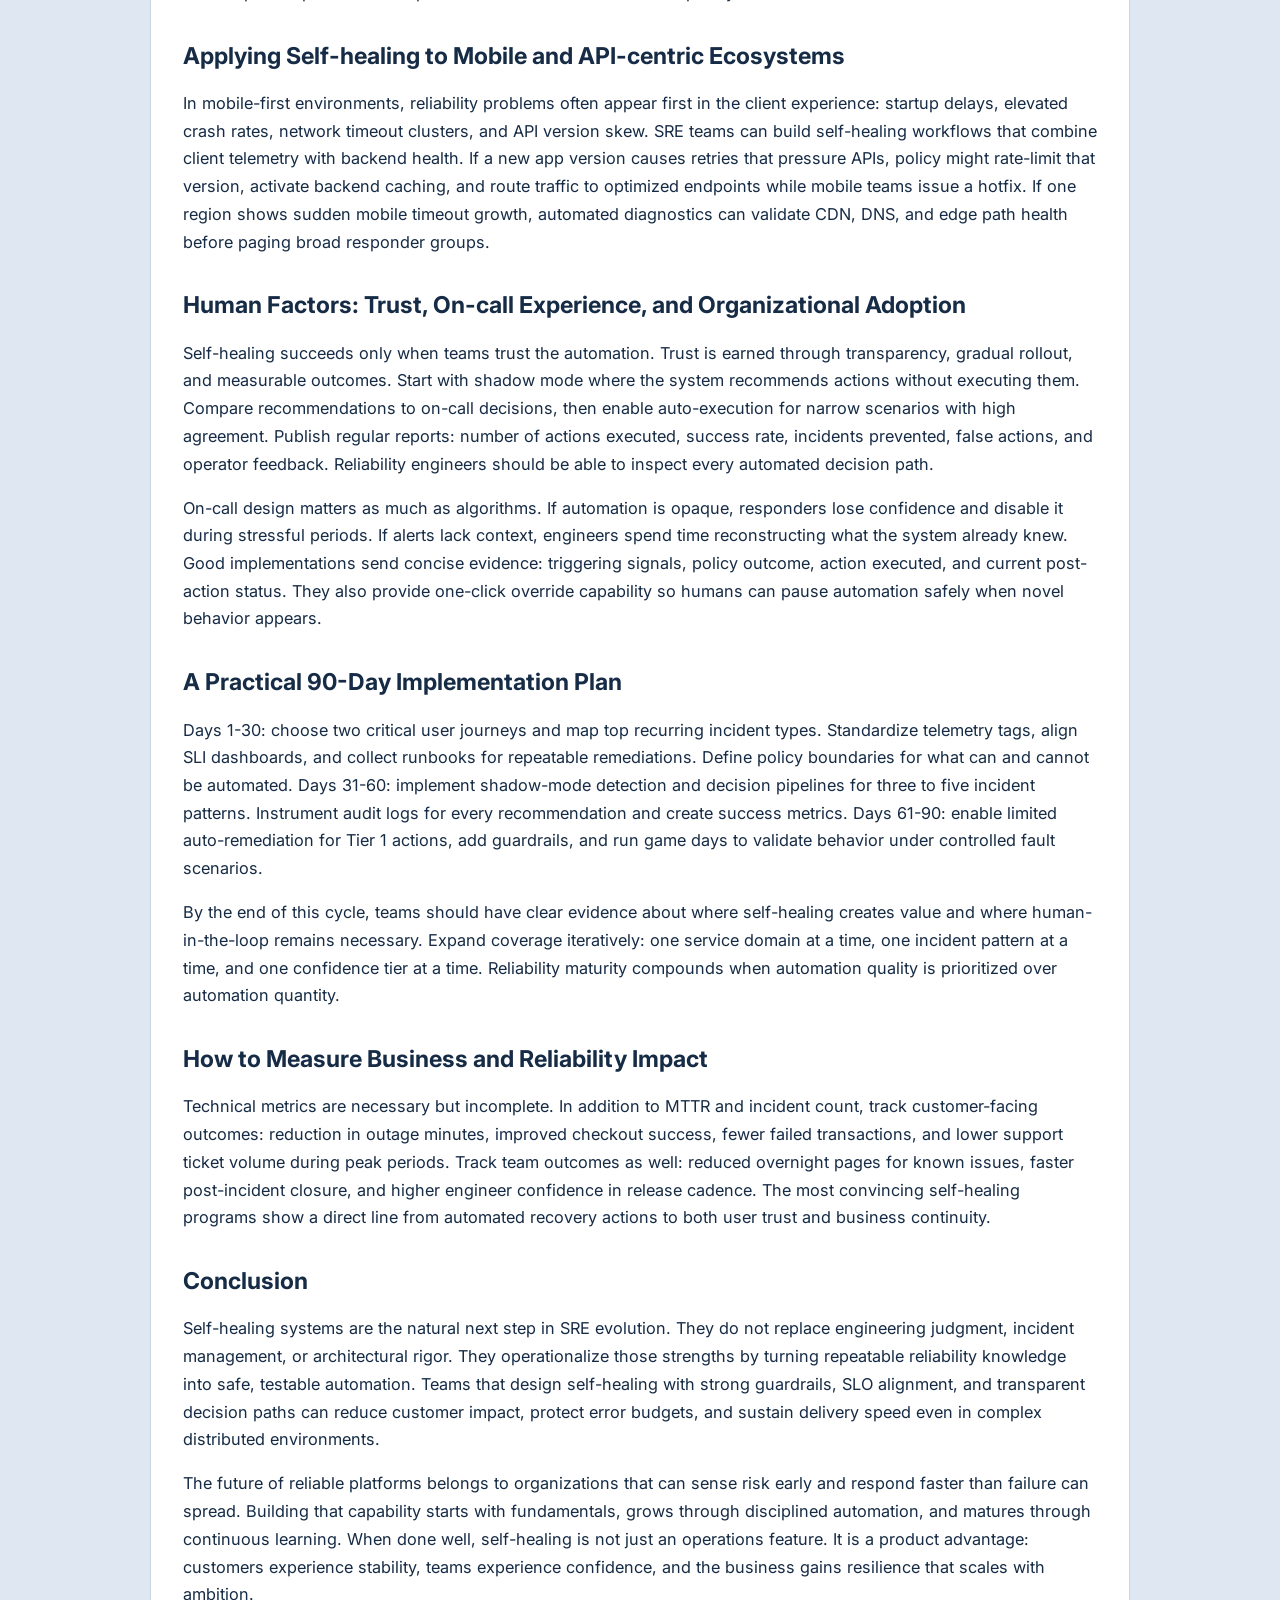
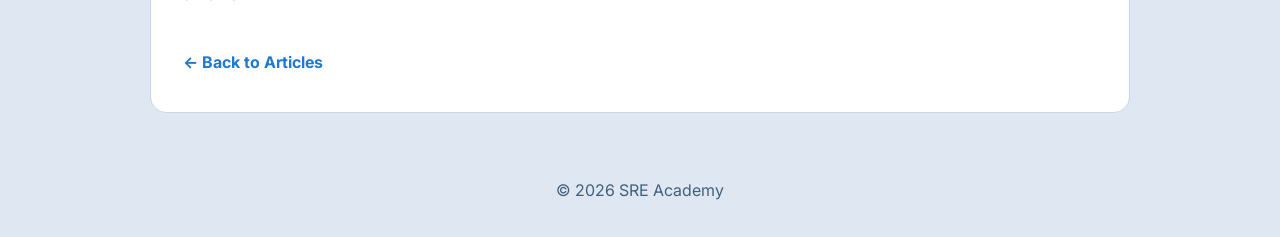
<file: sre-self-healing-systems.html>
<!DOCTYPE html>
<html lang="en">
  <head>
    <meta charset="UTF-8" />
    <meta name="viewport" content="width=device-width, initial-scale=1.0" />
    <title>SRE &amp; Self-healing Systems: Designing Platforms That Recover Before Users Notice</title>
    <link href="https://fonts.googleapis.com/css2?family=Inter:wght@400;500;600;700;800&display=swap" rel="stylesheet" />
    <link rel="stylesheet" href="assets/css/article.css" />
  </head>
  <body>
    <header class="site-header">
      <nav class="site-nav">
        <a class="brand" href="index.html">SRE <span>Academy</span></a>
        <a class="home-link" href="index.html#articles">← All Articles</a>
      </nav>
    </header>
    <main class="container">
      <article class="article">
        <div class="kicker">SRE &amp; Self-healing Systems</div>
        <h1>SRE &amp; Self-healing Systems: Designing Platforms That Recover Before Users Notice</h1>
        <p class="subtitle">A practical, modern blueprint for building services that detect failure, decide safely, and trigger automated recovery while protecting user experience and error budgets.</p>

        <p>
          Site Reliability Engineering has always been about balancing innovation speed with reliability outcomes. In the early stages of SRE maturity, teams often focus on observability,
          alerting, and disciplined incident response. These fundamentals are essential, but they are still largely reactive: something fails, a human investigates, and a human executes a
          response. Self-healing systems extend the SRE model by introducing reliable automation loops that can detect known failure patterns and recover a service before users experience
          prolonged impact. The goal is not to remove humans from operations. The goal is to reserve human expertise for novel failures, architecture improvements, and risk decisions while
          repetitive recovery actions are handled consistently by software.
        </p>

        <p>
          In modern cloud-native environments, outages are rarely caused by one dramatic event. They usually emerge from chains of small degradations: a noisy dependency, a rollout with
          latent regression, retry storms, saturation in shared infrastructure, and delayed scaling reactions. Self-healing is powerful because it can break those chains early. If a platform
          automatically drains unhealthy nodes, rolls back a bad release, recreates a deadlock-prone pod, rebalances traffic, or throttles non-critical workloads within seconds, the blast
          radius is dramatically reduced. For users, this often appears as no outage at all. For the business, it means fewer incidents, shorter disruption windows, and better confidence
          during growth events such as promotions, product launches, and regional traffic spikes.
        </p>

        <div class="callout">
          The best self-healing strategy is not “automate everything.” It is “automate the frequent, high-confidence, low-regret actions and escalate the ambiguous ones with clear context.”
        </div>

        <h2>What Self-healing Means in SRE Terms</h2>
        <p>
          Self-healing is an operational capability in which systems monitor runtime health, evaluate policy, and execute corrective actions automatically. In SRE language, that capability
          should be aligned to SLIs, SLOs, and error budget posture. If latency and availability SLIs indicate emerging user risk, recovery automation may scale capacity, shift traffic,
          or disable expensive features. If error budget burn accelerates after a deployment, policy may freeze additional releases and trigger rollback workflows. The critical principle is
          outcome alignment: actions are not triggered because “CPU is high” in isolation, but because user-centric reliability indicators are drifting out of accepted thresholds.
        </p>

        <p>
          Mature teams define self-healing in layers. First, infrastructure healing: replacing unhealthy instances, restarting failed processes, repairing networking attachments, and enforcing
          desired state through orchestration. Second, platform healing: circuit breakers, queue backpressure controls, autoscaling, and service mesh routing policies. Third, application
          healing: graceful degradation modes, selective feature toggles, fallback paths, and safe data consistency workflows. Fourth, business-aware healing: prioritizing checkout over
          recommendation traffic, or preserving payment flows while temporarily reducing non-critical personalization workloads.
        </p>

        <h2>Why Traditional Monitoring Is Not Enough</h2>
        <p>
          Traditional monitoring often surfaces symptoms after user experience has already degraded. A paging alert based on static thresholds can be noisy during normal seasonality and too
          slow for rapid failure propagation. Self-healing systems require richer signal interpretation. That includes trend-aware thresholds, dependency health awareness, rollout metadata,
          anomaly scoring, and service-level context. For example, high CPU during planned batch windows may be normal, while moderate CPU plus increasing tail latency plus retry growth may
          indicate an incident precursor. Recovery automation must distinguish these contexts or it will either trigger too often or miss the right intervention window.
        </p>

        <h2>The Core Architecture of a Self-healing Loop</h2>
        <p>
          Most self-healing designs can be expressed as a control loop with five stages: observe, detect, decide, act, and learn. Observe means high-quality telemetry from metrics, logs,
          traces, synthetic checks, and deployment events. Detect means identifying deviations from healthy baselines, both threshold and behavior based. Decide means applying policies,
          confidence checks, and guardrails to determine whether automation can proceed. Act means running predefined remediation workflows through orchestrators and change systems. Learn
          means recording outcomes, measuring effectiveness, and feeding incident reviews back into rule and policy tuning.
        </p>

        <h2>Designing Safe Automated Actions</h2>
        <p>
          Automation without safety constraints can convert minor degradations into major incidents. Reliable self-healing starts with constrained actions and progressive confidence.
          Teams typically classify runbooks into tiers. Tier 1 actions are low-risk and reversible, such as restarting a single unhealthy replica, draining a node from load balancers,
          or rotating a stale connection pool. Tier 2 actions are moderate risk and may require policy checks, such as scaling a stateful tier, reconfiguring traffic splits, or disabling
          non-essential features. Tier 3 actions are high risk and should stay human-approved, including multi-region failover, schema-level rollback, or credential revocation.
        </p>

        <p>
          Guardrails make these tiers practical. Common guardrails include blast-radius limits, time-based throttling, quorum checks across multiple signals, and automatic stop conditions.
          If a remediation worsens SLIs, the system should halt and page humans with evidence. If an action is attempted repeatedly in a short window, escalation should occur to avoid endless
          loops. Every action should log trigger signals, policy evaluations, and post-action outcomes so operators can trust and audit automation behavior.
        </p>

        <h2>Incident Patterns That Benefit Most from Self-healing</h2>
        <p>
          Some failure classes are ideal for automation because they are frequent, detectable, and well understood. Examples include container crash loops due to transient dependency outages,
          stuck workers caused by resource leaks, dead-letter queue growth requiring controlled consumer scaling, and hot shards that need rebalancing. Deployment-related incidents are another
          high-return area. If release pipelines track post-deploy SLI drift and can trigger automatic rollback based on burn-rate thresholds, many customer-visible regressions can be contained
          before broad adoption.
        </p>

        <p>
          Another valuable pattern is self-protection during overload. When traffic surges exceed safe envelope limits, systems can enforce adaptive admission control, prioritize core APIs,
          and degrade expensive features. This prevents collapse and preserves critical user journeys. In e-commerce, that might mean preserving search, cart, and checkout while reducing
          recommendation refresh frequency. In fintech, it might prioritize balance and transfer operations while delaying low-priority analytics updates.
        </p>

        <h2>Integrating Error Budgets and Release Governance</h2>
        <p>
          Error budgets provide objective input for self-healing decisions. If budget burn remains healthy, teams can allow normal release velocity and experimentation. When burn accelerates,
          governance can automatically tighten: canary durations increase, deployment concurrency decreases, and high-risk changes require additional review. This turns self-healing into a
          strategic reliability control, not just tactical incident response. The platform continuously adapts operational posture according to reliability risk.
        </p>

        <p>
          Practical implementation often combines canary analysis, automated rollback triggers, and progressive delivery controls. For example, a new version may start at five percent traffic.
          If latency p95 worsens and error rate crosses burn-rate thresholds compared with baseline cohorts, rollout is paused or reversed automatically. If metrics remain stable, traffic ramps
          incrementally. This creates a predictable safety envelope around change, which is still the largest source of production incidents in most organizations.
        </p>

        <h2>Self-healing Across Multi-cloud and Regional Topologies</h2>
        <p>
          Many modern services run across regions, edge locations, or even multiple cloud providers. In such topologies, healing decisions must account for locality. A regional dependency issue
          should trigger local traffic steering first, not global failover by default. Full failover can create secondary overload if the target region lacks headroom. Effective systems model
          capacity, data replication lag, and routing health before shifting large traffic volumes. They also include precomputed fallback plans so actions can be executed quickly under stress.
        </p>

        <h2>Applying Self-healing to Mobile and API-centric Ecosystems</h2>
        <p>
          In mobile-first environments, reliability problems often appear first in the client experience: startup delays, elevated crash rates, network timeout clusters, and API version skew.
          SRE teams can build self-healing workflows that combine client telemetry with backend health. If a new app version causes retries that pressure APIs, policy might rate-limit that
          version, activate backend caching, and route traffic to optimized endpoints while mobile teams issue a hotfix. If one region shows sudden mobile timeout growth, automated diagnostics
          can validate CDN, DNS, and edge path health before paging broad responder groups.
        </p>

        <h2>Human Factors: Trust, On-call Experience, and Organizational Adoption</h2>
        <p>
          Self-healing succeeds only when teams trust the automation. Trust is earned through transparency, gradual rollout, and measurable outcomes. Start with shadow mode where the system
          recommends actions without executing them. Compare recommendations to on-call decisions, then enable auto-execution for narrow scenarios with high agreement. Publish regular reports:
          number of actions executed, success rate, incidents prevented, false actions, and operator feedback. Reliability engineers should be able to inspect every automated decision path.
        </p>

        <p>
          On-call design matters as much as algorithms. If automation is opaque, responders lose confidence and disable it during stressful periods. If alerts lack context, engineers spend time
          reconstructing what the system already knew. Good implementations send concise evidence: triggering signals, policy outcome, action executed, and current post-action status. They also
          provide one-click override capability so humans can pause automation safely when novel behavior appears.
        </p>

        <h2>A Practical 90-Day Implementation Plan</h2>
        <p>
          Days 1-30: choose two critical user journeys and map top recurring incident types. Standardize telemetry tags, align SLI dashboards, and collect runbooks for repeatable remediations.
          Define policy boundaries for what can and cannot be automated. Days 31-60: implement shadow-mode detection and decision pipelines for three to five incident patterns. Instrument
          audit logs for every recommendation and create success metrics. Days 61-90: enable limited auto-remediation for Tier 1 actions, add guardrails, and run game days to validate behavior
          under controlled fault scenarios.
        </p>

        <p>
          By the end of this cycle, teams should have clear evidence about where self-healing creates value and where human-in-the-loop remains necessary. Expand coverage iteratively: one
          service domain at a time, one incident pattern at a time, and one confidence tier at a time. Reliability maturity compounds when automation quality is prioritized over automation
          quantity.
        </p>

        <h2>How to Measure Business and Reliability Impact</h2>
        <p>
          Technical metrics are necessary but incomplete. In addition to MTTR and incident count, track customer-facing outcomes: reduction in outage minutes, improved checkout success,
          fewer failed transactions, and lower support ticket volume during peak periods. Track team outcomes as well: reduced overnight pages for known issues, faster post-incident closure,
          and higher engineer confidence in release cadence. The most convincing self-healing programs show a direct line from automated recovery actions to both user trust and business
          continuity.
        </p>

        <h2>Conclusion</h2>
        <p>
          Self-healing systems are the natural next step in SRE evolution. They do not replace engineering judgment, incident management, or architectural rigor. They operationalize those
          strengths by turning repeatable reliability knowledge into safe, testable automation. Teams that design self-healing with strong guardrails, SLO alignment, and transparent decision
          paths can reduce customer impact, protect error budgets, and sustain delivery speed even in complex distributed environments.
        </p>

        <p>
          The future of reliable platforms belongs to organizations that can sense risk early and respond faster than failure can spread. Building that capability starts with fundamentals,
          grows through disciplined automation, and matures through continuous learning. When done well, self-healing is not just an operations feature. It is a product advantage: customers
          experience stability, teams experience confidence, and the business gains resilience that scales with ambition.
        </p>

        <a class="back-link" href="index.html#articles">&larr; Back to Articles</a>
      </article>
    </main>
    <footer class="site-footer">© 2026 SRE Academy</footer>
  </body>
</html>
</file>
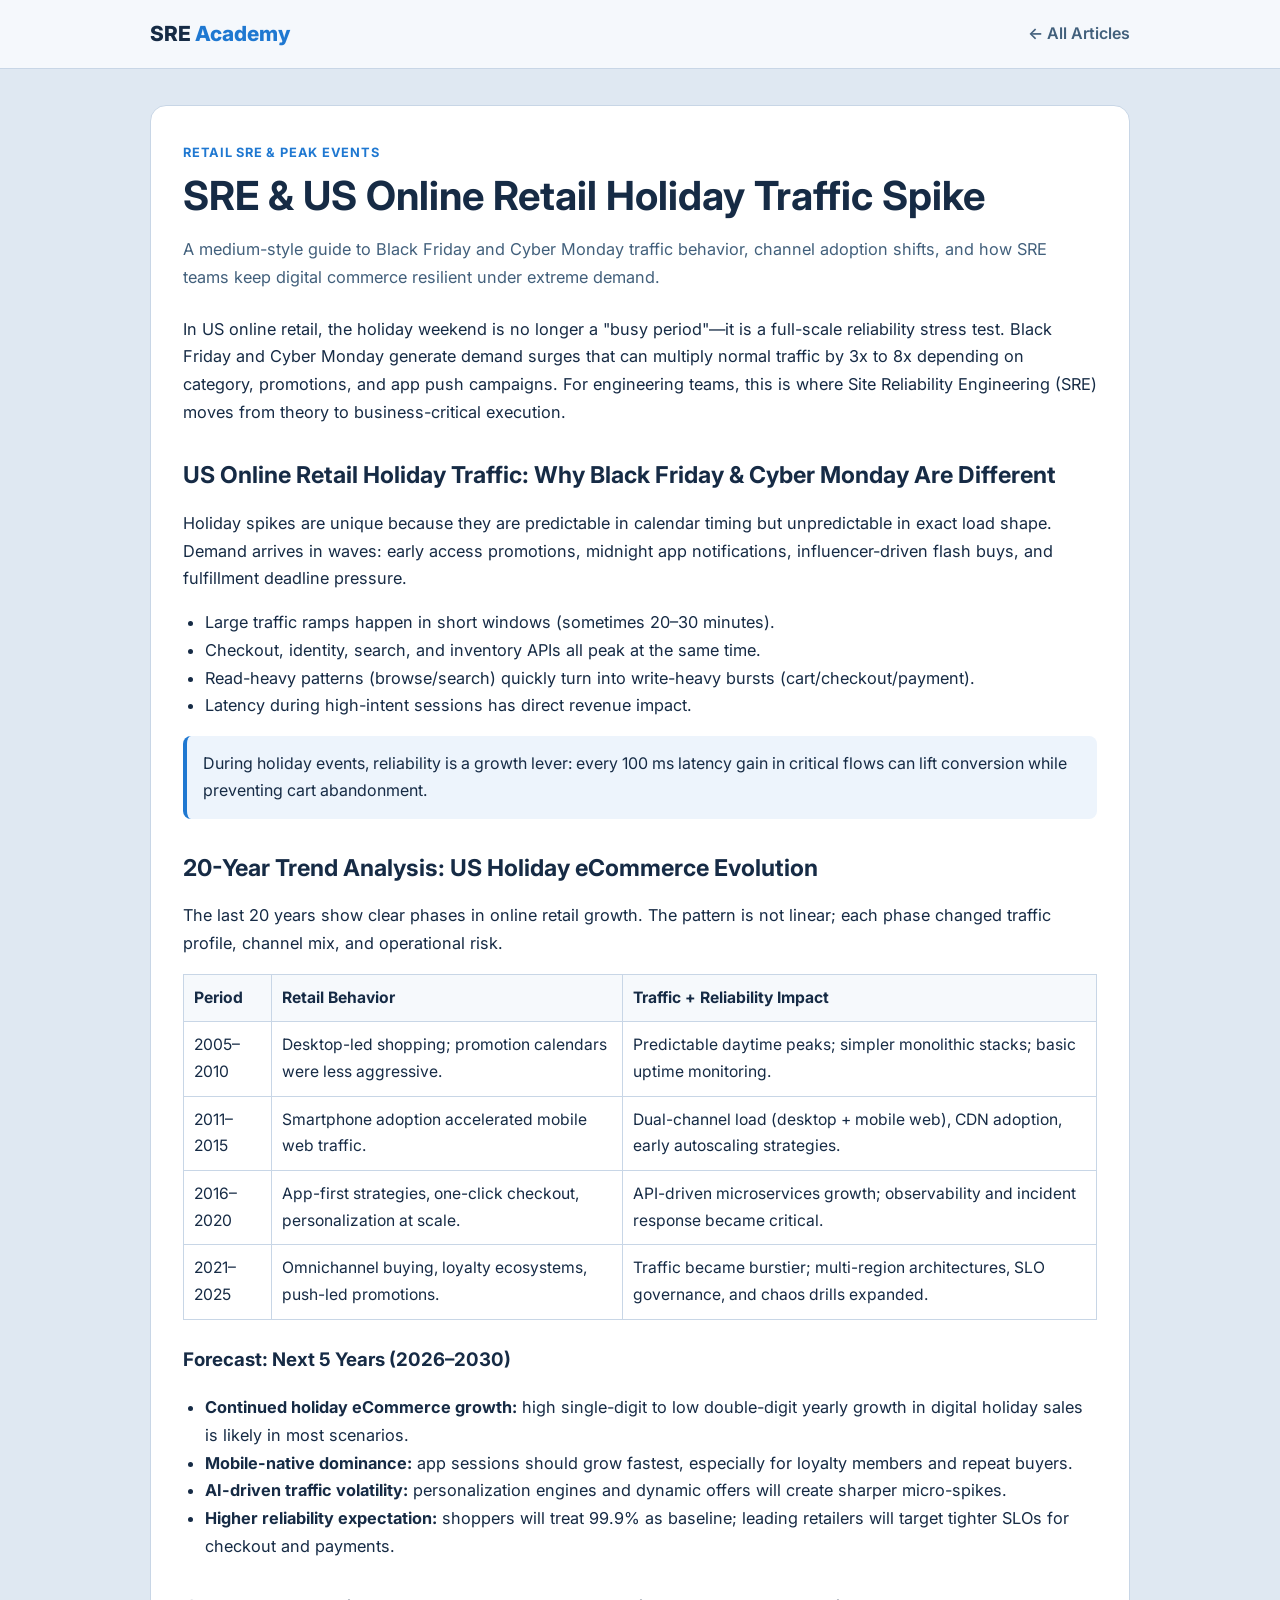
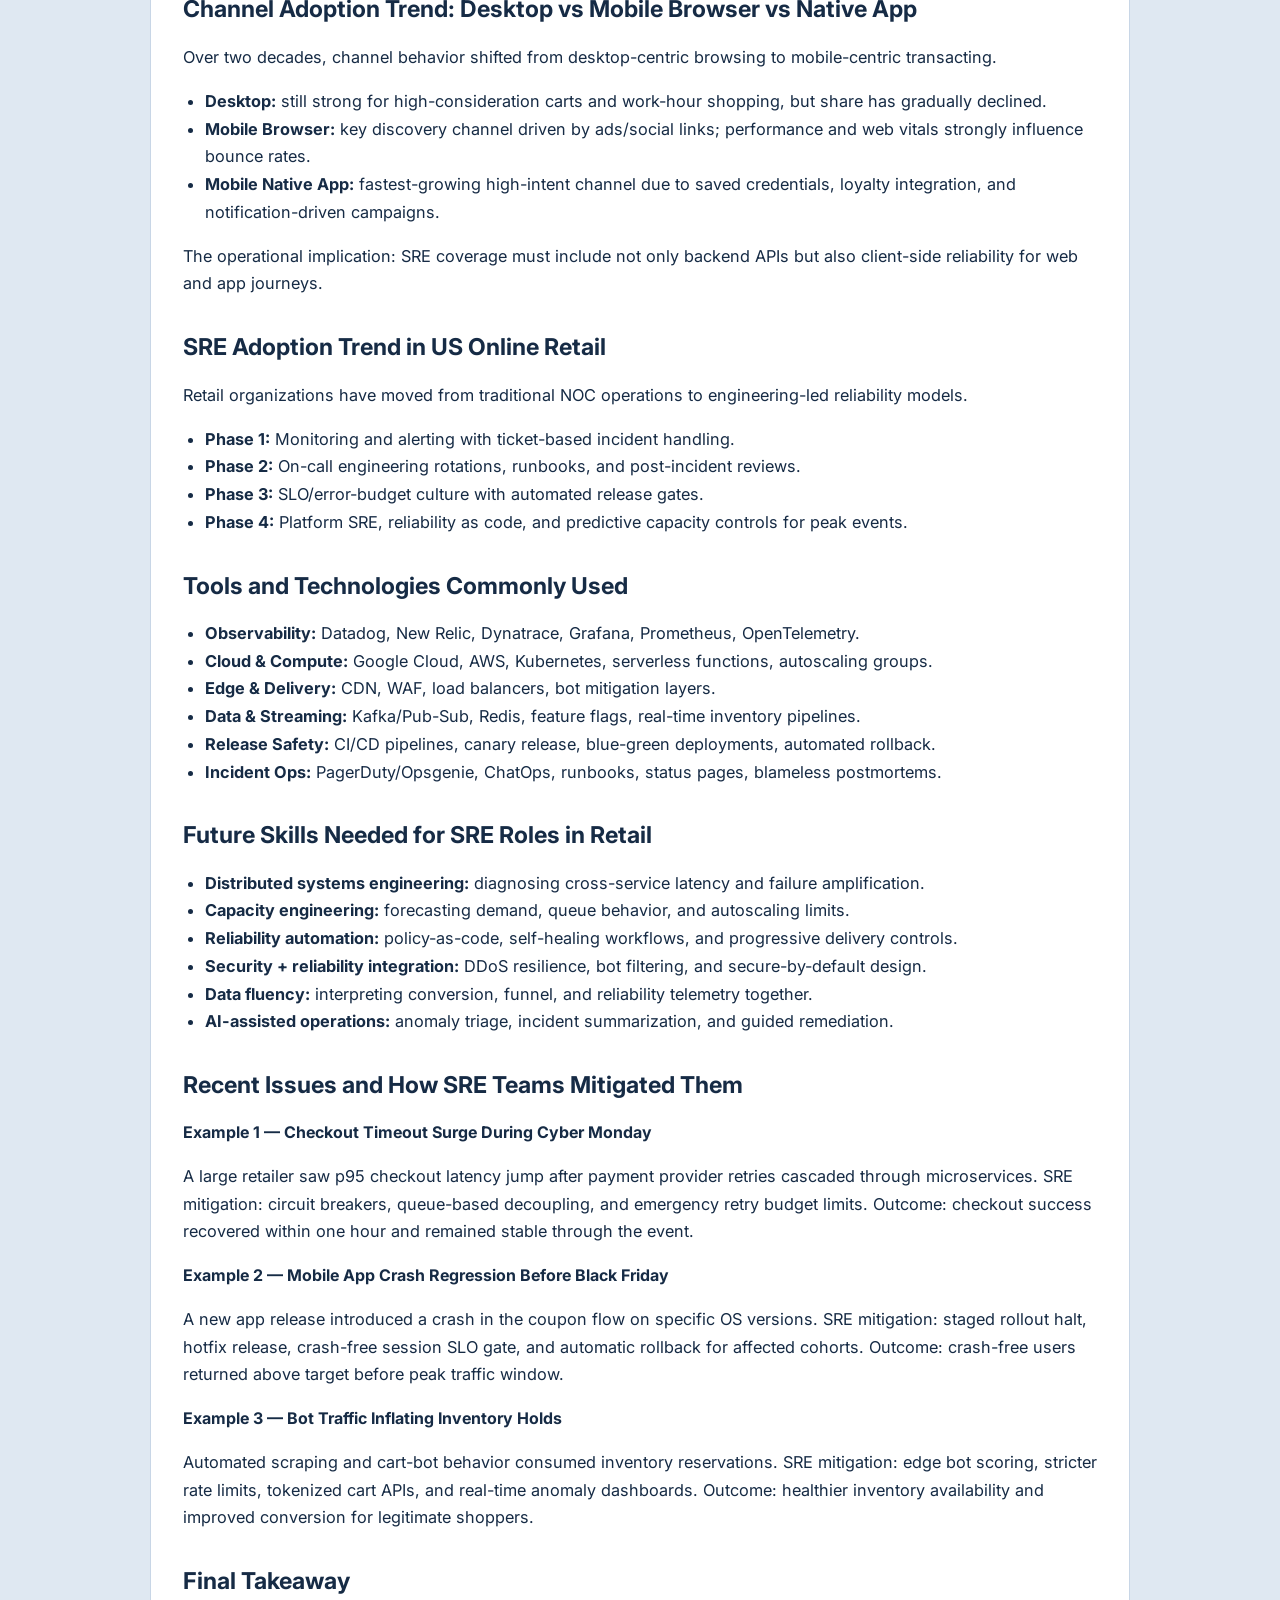
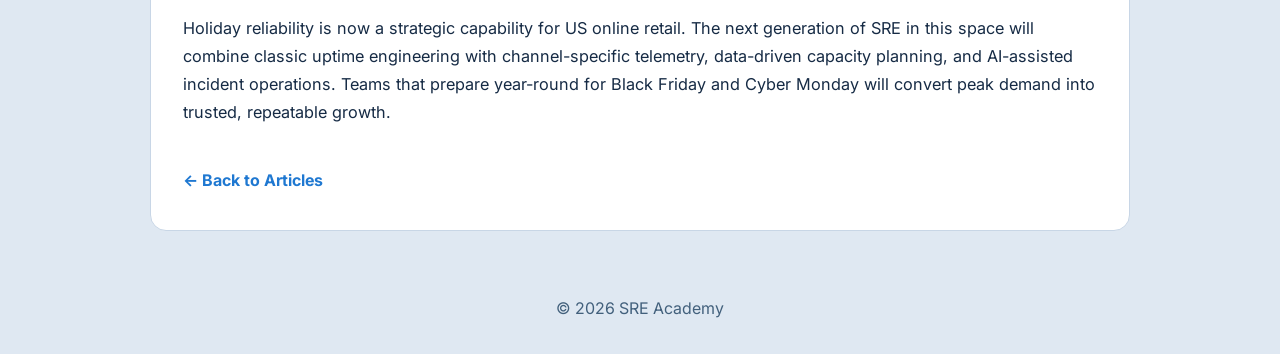
<file: sre-us-online-retail-holiday-traffic.html>
<!DOCTYPE html>
<html lang="en">
  <head>
    <meta charset="UTF-8" />
    <meta name="viewport" content="width=device-width, initial-scale=1.0" />
    <title>SRE &amp; US Online Retail Holiday Traffic Spike</title>
    <link href="https://fonts.googleapis.com/css2?family=Inter:wght@400;500;600;700;800&display=swap" rel="stylesheet" />
    <link rel="stylesheet" href="assets/css/article.css" />
  </head>
  <body>
    <header class="site-header">
      <nav class="site-nav">
        <a class="brand" href="index.html">SRE <span>Academy</span></a>
        <a class="home-link" href="index.html#articles">← All Articles</a>
      </nav>
    </header>
    <main class="container">
      <article class="article">
        <div class="kicker">Retail SRE &amp; Peak Events</div>
        <h1>SRE &amp; US Online Retail Holiday Traffic Spike</h1>
        <p class="subtitle">A medium-style guide to Black Friday and Cyber Monday traffic behavior, channel adoption shifts, and how SRE teams keep digital commerce resilient under extreme demand.</p>

        <p>
          In US online retail, the holiday weekend is no longer a "busy period"—it is a full-scale reliability stress test.
          Black Friday and Cyber Monday generate demand surges that can multiply normal traffic by 3x to 8x depending on category,
          promotions, and app push campaigns. For engineering teams, this is where Site Reliability Engineering (SRE) moves from theory to business-critical execution.
        </p>

        <h2>US Online Retail Holiday Traffic: Why Black Friday &amp; Cyber Monday Are Different</h2>
        <p>
          Holiday spikes are unique because they are predictable in calendar timing but unpredictable in exact load shape. Demand arrives in waves:
          early access promotions, midnight app notifications, influencer-driven flash buys, and fulfillment deadline pressure.
        </p>
        <ul>
          <li>Large traffic ramps happen in short windows (sometimes 20–30 minutes).</li>
          <li>Checkout, identity, search, and inventory APIs all peak at the same time.</li>
          <li>Read-heavy patterns (browse/search) quickly turn into write-heavy bursts (cart/checkout/payment).</li>
          <li>Latency during high-intent sessions has direct revenue impact.</li>
        </ul>

        <div class="callout">
          During holiday events, reliability is a growth lever: every 100 ms latency gain in critical flows can lift conversion while preventing cart abandonment.
        </div>

        <h2>20-Year Trend Analysis: US Holiday eCommerce Evolution</h2>
        <p>
          The last 20 years show clear phases in online retail growth. The pattern is not linear; each phase changed traffic profile, channel mix,
          and operational risk.
        </p>

        <table>
          <thead>
            <tr>
              <th>Period</th>
              <th>Retail Behavior</th>
              <th>Traffic + Reliability Impact</th>
            </tr>
          </thead>
          <tbody>
            <tr>
              <td>2005–2010</td>
              <td>Desktop-led shopping; promotion calendars were less aggressive.</td>
              <td>Predictable daytime peaks; simpler monolithic stacks; basic uptime monitoring.</td>
            </tr>
            <tr>
              <td>2011–2015</td>
              <td>Smartphone adoption accelerated mobile web traffic.</td>
              <td>Dual-channel load (desktop + mobile web), CDN adoption, early autoscaling strategies.</td>
            </tr>
            <tr>
              <td>2016–2020</td>
              <td>App-first strategies, one-click checkout, personalization at scale.</td>
              <td>API-driven microservices growth; observability and incident response became critical.</td>
            </tr>
            <tr>
              <td>2021–2025</td>
              <td>Omnichannel buying, loyalty ecosystems, push-led promotions.</td>
              <td>Traffic became burstier; multi-region architectures, SLO governance, and chaos drills expanded.</td>
            </tr>
          </tbody>
        </table>

        <h3>Forecast: Next 5 Years (2026–2030)</h3>
        <ul>
          <li><b>Continued holiday eCommerce growth:</b> high single-digit to low double-digit yearly growth in digital holiday sales is likely in most scenarios.</li>
          <li><b>Mobile-native dominance:</b> app sessions should grow fastest, especially for loyalty members and repeat buyers.</li>
          <li><b>AI-driven traffic volatility:</b> personalization engines and dynamic offers will create sharper micro-spikes.</li>
          <li><b>Higher reliability expectation:</b> shoppers will treat 99.9% as baseline; leading retailers will target tighter SLOs for checkout and payments.</li>
        </ul>

        <h2>Channel Adoption Trend: Desktop vs Mobile Browser vs Native App</h2>
        <p>
          Over two decades, channel behavior shifted from desktop-centric browsing to mobile-centric transacting.
        </p>
        <ul>
          <li><b>Desktop:</b> still strong for high-consideration carts and work-hour shopping, but share has gradually declined.</li>
          <li><b>Mobile Browser:</b> key discovery channel driven by ads/social links; performance and web vitals strongly influence bounce rates.</li>
          <li><b>Mobile Native App:</b> fastest-growing high-intent channel due to saved credentials, loyalty integration, and notification-driven campaigns.</li>
        </ul>
        <p>
          The operational implication: SRE coverage must include not only backend APIs but also client-side reliability for web and app journeys.
        </p>

        <h2>SRE Adoption Trend in US Online Retail</h2>
        <p>
          Retail organizations have moved from traditional NOC operations to engineering-led reliability models.
        </p>
        <ul>
          <li><b>Phase 1:</b> Monitoring and alerting with ticket-based incident handling.</li>
          <li><b>Phase 2:</b> On-call engineering rotations, runbooks, and post-incident reviews.</li>
          <li><b>Phase 3:</b> SLO/error-budget culture with automated release gates.</li>
          <li><b>Phase 4:</b> Platform SRE, reliability as code, and predictive capacity controls for peak events.</li>
        </ul>

        <h2>Tools and Technologies Commonly Used</h2>
        <ul>
          <li><b>Observability:</b> Datadog, New Relic, Dynatrace, Grafana, Prometheus, OpenTelemetry.</li>
          <li><b>Cloud &amp; Compute:</b> Google Cloud, AWS, Kubernetes, serverless functions, autoscaling groups.</li>
          <li><b>Edge &amp; Delivery:</b> CDN, WAF, load balancers, bot mitigation layers.</li>
          <li><b>Data &amp; Streaming:</b> Kafka/Pub-Sub, Redis, feature flags, real-time inventory pipelines.</li>
          <li><b>Release Safety:</b> CI/CD pipelines, canary release, blue-green deployments, automated rollback.</li>
          <li><b>Incident Ops:</b> PagerDuty/Opsgenie, ChatOps, runbooks, status pages, blameless postmortems.</li>
        </ul>

        <h2>Future Skills Needed for SRE Roles in Retail</h2>
        <ul>
          <li><b>Distributed systems engineering:</b> diagnosing cross-service latency and failure amplification.</li>
          <li><b>Capacity engineering:</b> forecasting demand, queue behavior, and autoscaling limits.</li>
          <li><b>Reliability automation:</b> policy-as-code, self-healing workflows, and progressive delivery controls.</li>
          <li><b>Security + reliability integration:</b> DDoS resilience, bot filtering, and secure-by-default design.</li>
          <li><b>Data fluency:</b> interpreting conversion, funnel, and reliability telemetry together.</li>
          <li><b>AI-assisted operations:</b> anomaly triage, incident summarization, and guided remediation.</li>
        </ul>

        <h2>Recent Issues and How SRE Teams Mitigated Them</h2>
        <div class="case-study">
          <b>Example 1 — Checkout Timeout Surge During Cyber Monday</b>
          <p>
            A large retailer saw p95 checkout latency jump after payment provider retries cascaded through microservices.
            SRE mitigation: circuit breakers, queue-based decoupling, and emergency retry budget limits. Outcome: checkout success recovered within one hour and remained stable through the event.
          </p>
        </div>
        <div class="case-study">
          <b>Example 2 — Mobile App Crash Regression Before Black Friday</b>
          <p>
            A new app release introduced a crash in the coupon flow on specific OS versions.
            SRE mitigation: staged rollout halt, hotfix release, crash-free session SLO gate, and automatic rollback for affected cohorts.
            Outcome: crash-free users returned above target before peak traffic window.
          </p>
        </div>
        <div class="case-study">
          <b>Example 3 — Bot Traffic Inflating Inventory Holds</b>
          <p>
            Automated scraping and cart-bot behavior consumed inventory reservations.
            SRE mitigation: edge bot scoring, stricter rate limits, tokenized cart APIs, and real-time anomaly dashboards.
            Outcome: healthier inventory availability and improved conversion for legitimate shoppers.
          </p>
        </div>

        <h2>Final Takeaway</h2>
        <p>
          Holiday reliability is now a strategic capability for US online retail. The next generation of SRE in this space will combine
          classic uptime engineering with channel-specific telemetry, data-driven capacity planning, and AI-assisted incident operations.
          Teams that prepare year-round for Black Friday and Cyber Monday will convert peak demand into trusted, repeatable growth.
        </p>

        <a class="back-link" href="index.html#articles">← Back to Articles</a>
      </article>
    </main>
    <footer class="site-footer">© 2026 SRE Academy</footer>
  </body>
</html>
</file>
<file: assets/css/article.css>
:root {
  --bg: #dfe8f2;
  --surface: #f6f9fc;
  --surface-strong: #ffffff;
  --border: #c8d6e6;
  --text: #162b45;
  --muted: #42607c;
  --accent: #1f78d1;
}

* {
  box-sizing: border-box;
}

body {
  margin: 0;
  font-family: "Inter", "Roboto", sans-serif;
  background: var(--bg);
  color: var(--text);
  line-height: 1.7;
}

.site-header {
  position: sticky;
  top: 0;
  z-index: 50;
  background: rgba(246, 249, 252, 0.95);
  border-bottom: 1px solid var(--border);
  backdrop-filter: blur(8px);
}

.site-nav {
  width: min(980px, 92vw);
  margin: 0 auto;
  min-height: 68px;
  display: flex;
  align-items: center;
  justify-content: space-between;
  gap: 1rem;
}

.brand {
  text-decoration: none;
  font-weight: 800;
  color: var(--text);
  font-size: 1.3rem;
}

.brand span {
  color: var(--accent);
}

.home-link {
  text-decoration: none;
  color: var(--muted);
  font-weight: 600;
}

.home-link:hover {
  color: var(--text);
}

.container {
  width: min(980px, 92vw);
  margin: 0 auto;
  padding: 36px 0 64px;
}

.article {
  background: var(--surface-strong);
  border-radius: 16px;
  border: 1px solid var(--border);
  padding: 36px 32px;
}

.kicker {
  color: var(--accent);
  font-weight: 700;
  letter-spacing: 0.06em;
  text-transform: uppercase;
  font-size: 0.8rem;
}

h1 {
  margin: 8px 0 14px;
  font-size: clamp(1.7rem, 3.3vw, 2.5rem);
  line-height: 1.2;
}

.subtitle {
  color: var(--muted);
  margin-bottom: 24px;
}

h2 {
  margin-top: 34px;
  font-size: 1.45rem;
  line-height: 1.3;
}

h3 {
  margin-top: 24px;
  font-size: 1.17rem;
}

p,
li {
  font-size: 1.02rem;
}

ul {
  padding-left: 22px;
}

a {
  color: var(--accent);
  text-decoration: none;
  font-weight: 700;
}

a:hover {
  text-decoration: underline;
}

.callout {
  border-left: 4px solid var(--accent);
  background: #edf4fc;
  border-radius: 8px;
  padding: 14px 16px;
  margin: 16px 0;
}

.back-link {
  display: inline-block;
  margin-top: 24px;
}

table {
  width: 100%;
  border-collapse: collapse;
  margin-top: 12px;
  font-size: 0.98rem;
}

th,
td {
  border: 1px solid var(--border);
  padding: 10px;
  text-align: left;
}

th {
  background: var(--surface);
}

.architecture-image {
  display: block;
  width: 100%;
  max-width: 760px;
  margin: 20px auto;
  border-radius: 12px;
  border: 1px solid var(--border);
}

.site-footer {
  width: min(980px, 92vw);
  margin: 0 auto 2rem;
  text-align: center;
  color: var(--muted);
}

@media (max-width: 768px) {
  .article {
    padding: 24px 18px;
  }

  .site-nav {
    min-height: 62px;
  }
}
</file>
